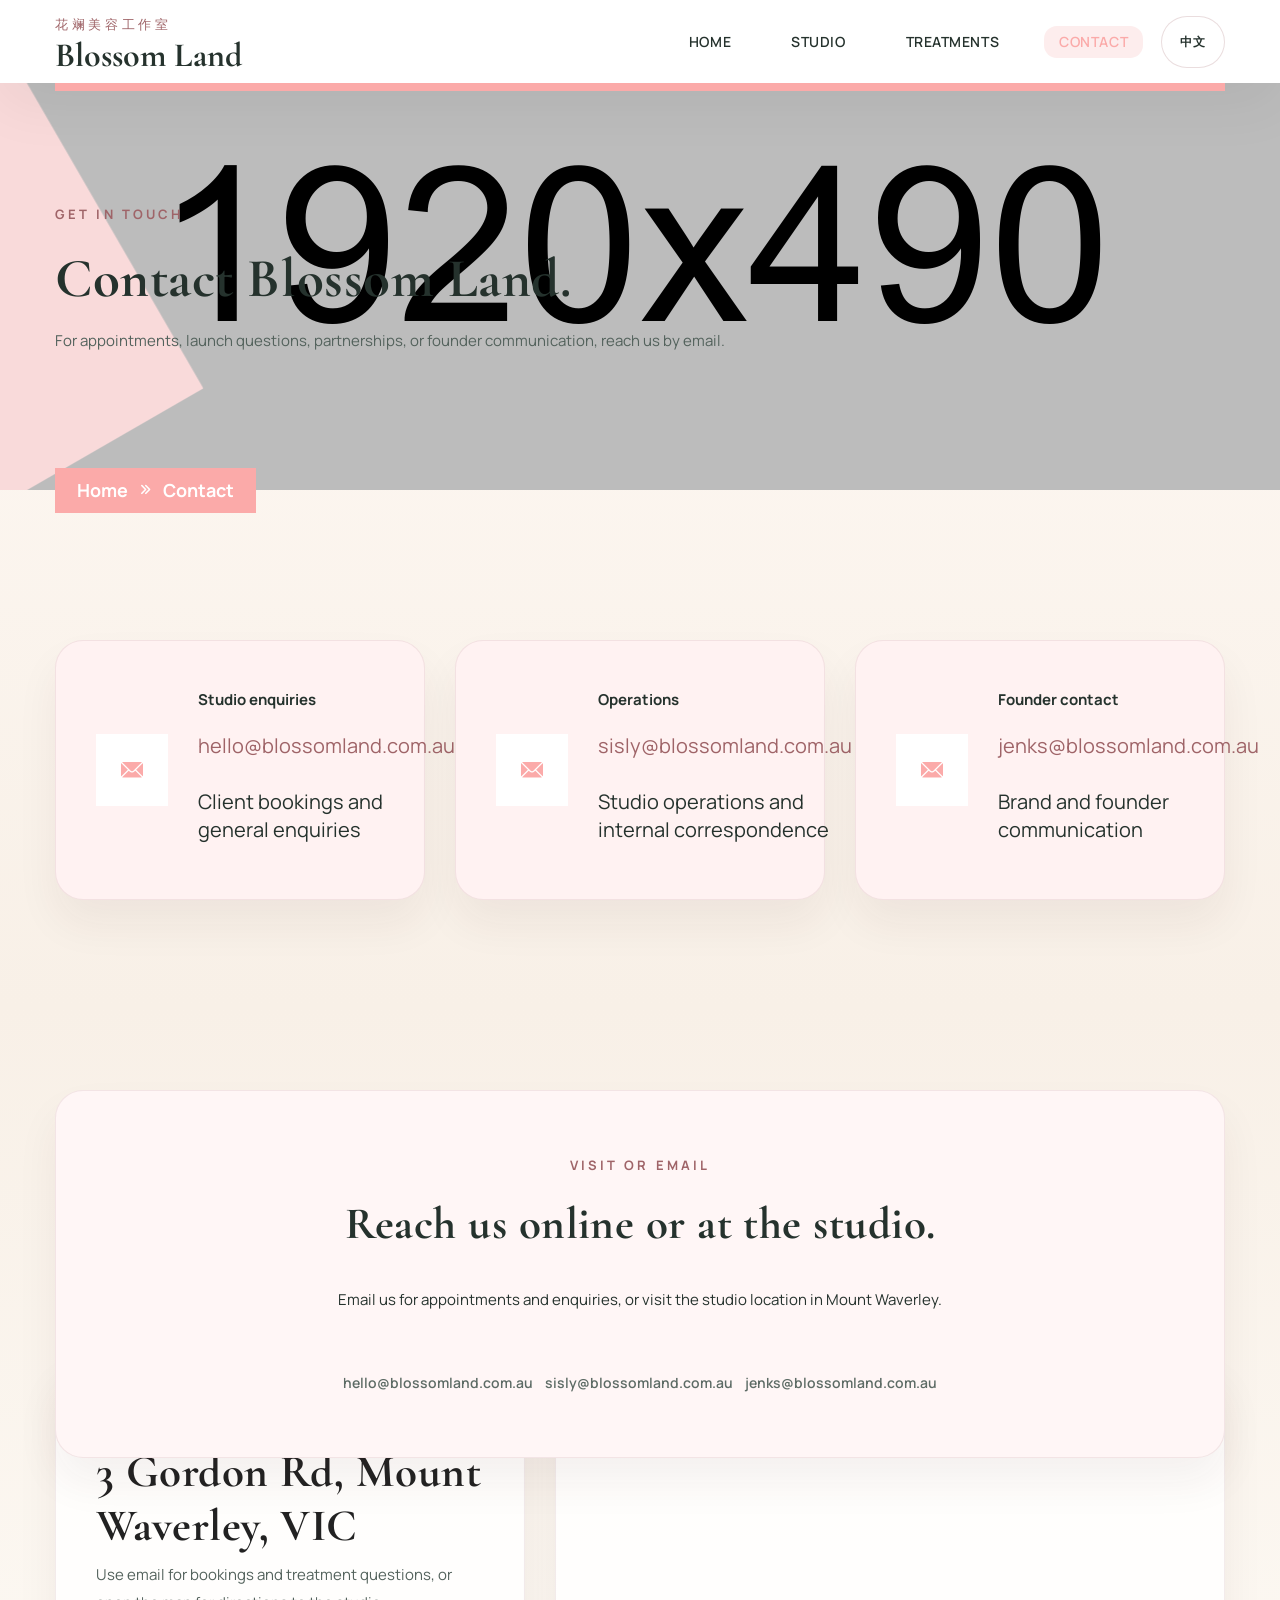
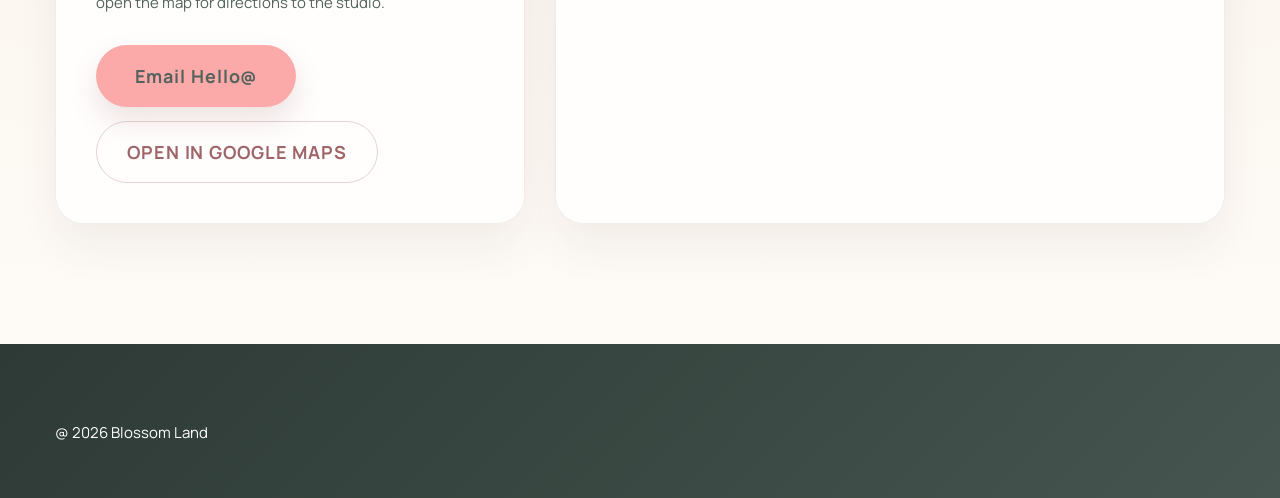
<file: contact.html>
<!DOCTYPE html>
<html lang="en">
<head>
    <meta charset="utf-8">
    <meta http-equiv="X-UA-Compatible" content="IE=edge">
    <meta name="viewport" content="width=device-width, initial-scale=1, maximum-scale=1, user-scalable=0">
    <title>Contact | Blossom Land Beauty Studio</title>
    <meta name="description" content="Contact Blossom Land Beauty Studio at hello@blossomland.com.au, sisly@blossomland.com.au, or jenks@blossomland.com.au.">
    <link rel="shortcut icon" href="assets/images/favicon.png" type="image/x-icon">
    <link href="https://fonts.googleapis.com/css2?family=Cormorant+Garamond:wght@500;600;700&family=Manrope:wght@400;500;600;700&display=swap" rel="stylesheet">
    <link rel="stylesheet" href="assets/css/fontawesome-all.min.css">
    <link rel="stylesheet" href="assets/css/bootstrap.min.css">
    <link rel="stylesheet" href="assets/css/menu.css">
    <link rel="stylesheet" href="assets/css/flaticon.css">
    <link rel="stylesheet" href="assets/css/animate.min.css">
    <link rel="stylesheet" href="assets/css/spacing.min.css">
    <link rel="stylesheet" href="assets/css/magnific-popup.css">
    <link rel="stylesheet" href="assets/css/owl.carousel.min.css">
    <link rel="stylesheet" href="assets/css/style.css">
    <link rel="stylesheet" href="assets/css/responsive.css">
    <link rel="stylesheet" href="assets/css/bloosomland.css">
</head>
<body>
    <div class="page-wrapper bloosomland-page">
        <header class="main-header">
            <div class="header-upper">
                <div class="container clearfix">
                    <div class="header-inner d-lg-flex align-items-center">
                        <div class="logo-outer d-flex align-items-center">
                            <div class="logo logo-text">
                                <a href="index.html">
                                    <span class="logo-kicker">花斓美容工作室</span>
                                    <span class="logo-name">Blossom Land</span>
                                </a>
                            </div>
                        </div>
                        <div class="nav-outer clearfix ml-lg-auto">
                            <nav class="main-menu navbar-expand-lg">
                                <div class="navbar-header clearfix">
                                    <button type="button" class="navbar-toggle" data-toggle="collapse" data-target=".navbar-collapse">
                                        <span class="icon-bar"></span>
                                        <span class="icon-bar"></span>
                                        <span class="icon-bar"></span>
                                    </button>
                                </div>
                                <div class="navbar-collapse collapse clearfix">
                                    <ul class="navigation clearfix">
                                        <li><a href="index.html">Home</a></li>
                                        <li><a href="about.html">Studio</a></li>
                                        <li><a href="services.html">Treatments</a></li>
                                        <li class="current"><a href="contact.html">Contact</a></li>
                                    </ul>
                                </div>
                            </nav>
                            <div class="nav-cta-group">
                                <a href="ch/contact.html" class="lang-switch">中文</a>
                            </div>
                        </div>
                    </div>
                </div>
            </div>
        </header>

        <section class="banner-section">
            <div class="container">
                <div class="banner-inner">
                    <div class="banner-content">
                        <span class="eyebrow">Get in Touch</span>
                        <h2 class="page-title">Contact Blossom Land.</h2>
                        <p>For appointments, launch questions, partnerships, or founder communication, reach us by email.</p>
                    </div>
                    <nav aria-label="breadcrumb">
                        <ol class="breadcrumb">
                            <li class="breadcrumb-item"><a href="index.html">Home</a></li>
                            <li class="breadcrumb-item active" aria-current="page">Contact</li>
                        </ol>
                    </nav>
                </div>
            </div>
            <div class="banner-angle">
                <img src="assets/images/banner/banner-angle.png" alt="Decorative shape">
            </div>
        </section>

        <div class="contact-info mt-150 rmt-125 mb-120">
            <div class="container">
                <div class="row justify-content-center">
                    <div class="col-xl-4 col-lg-6">
                        <div class="contact-info-item bloosomland-contact-card">
                            <div class="contact-info-icon">
                                <i class="flaticon-mail"></i>
                            </div>
                            <div class="info-content">
                                <strong>Studio enquiries</strong>
                                <span><a href="mailto:hello@blossomland.com.au">hello@blossomland.com.au</a></span>
                                <span>Client bookings and general enquiries</span>
                            </div>
                        </div>
                    </div>
                    <div class="col-xl-4 col-lg-6">
                        <div class="contact-info-item bloosomland-contact-card">
                            <div class="contact-info-icon">
                                <i class="flaticon-mail"></i>
                            </div>
                            <div class="info-content">
                                <strong>Operations</strong>
                                <span><a href="mailto:sisly@blossomland.com.au">sisly@blossomland.com.au</a></span>
                                <span>Studio operations and internal correspondence</span>
                            </div>
                        </div>
                    </div>
                    <div class="col-xl-4 col-lg-6">
                        <div class="contact-info-item bloosomland-contact-card">
                            <div class="contact-info-icon">
                                <i class="flaticon-mail"></i>
                            </div>
                            <div class="info-content">
                                <strong>Founder contact</strong>
                                <span><a href="mailto:jenks@blossomland.com.au">jenks@blossomland.com.au</a></span>
                                <span>Brand and founder communication</span>
                            </div>
                        </div>
                    </div>
                </div>
            </div>
        </div>

        <section class="contact-form mb-150">
            <div class="container">
                <div class="contact-form-inner bloosomland-contact-panel">
                    <div class="section-title text-center mb-55">
                        <span class="eyebrow">Visit Or Email</span>
                        <h2>Reach us online or at the studio.</h2>
                        <p>Email us for appointments and enquiries, or visit the studio location in Mount Waverley.</p>
                    </div>
                    <div class="contact-pill-group justify-content-center">
                        <span class="contact-pill">hello@blossomland.com.au</span>
                        <span class="contact-pill">sisly@blossomland.com.au</span>
                        <span class="contact-pill">jenks@blossomland.com.au</span>
                    </div>
                </div>
            </div>
        </section>

        <section class="location-section">
            <div class="container">
                <div class="row align-items-stretch">
                    <div class="col-lg-5">
                        <div class="location-card rmb-30">
                            <span class="eyebrow">Studio Location</span>
                            <h2>3 Gordon Rd, Mount Waverley, VIC</h2>
                            <p>Use email for bookings and treatment questions, or open the map for directions to the studio.</p>
                            <div class="location-actions">
                                <a href="mailto:hello@blossomland.com.au" class="theme-btn">Email hello@</a>
                                <a href="https://maps.google.com/?q=3+Gordon+Rd,+Mount+Waverley+VIC" class="theme-btn style-two" target="_blank" rel="noopener">Open in Google Maps</a>
                            </div>
                        </div>
                    </div>
                    <div class="col-lg-7">
                        <div class="map-card">
                            <iframe title="Blossom Land location map" loading="lazy" allowfullscreen src="https://www.google.com/maps?q=3%20Gordon%20Rd%2C%20Mount%20Waverley%20VIC&output=embed"></iframe>
                        </div>
                    </div>
                </div>
            </div>
        </section>

        <footer class="main-footer text-white pt-75">
            <div class="container">
                <div class="footer-bottom pb-35">
                    <p>@ 2026 Blossom Land</p>
                </div>
            </div>
        </footer>

        <script src="assets/js/jquery.min.js"></script>
        <script src="assets/js/bootstrap.min.js"></script>
        <script src="assets/js/script.js"></script>
    </div>
</body>
</html>
</file>
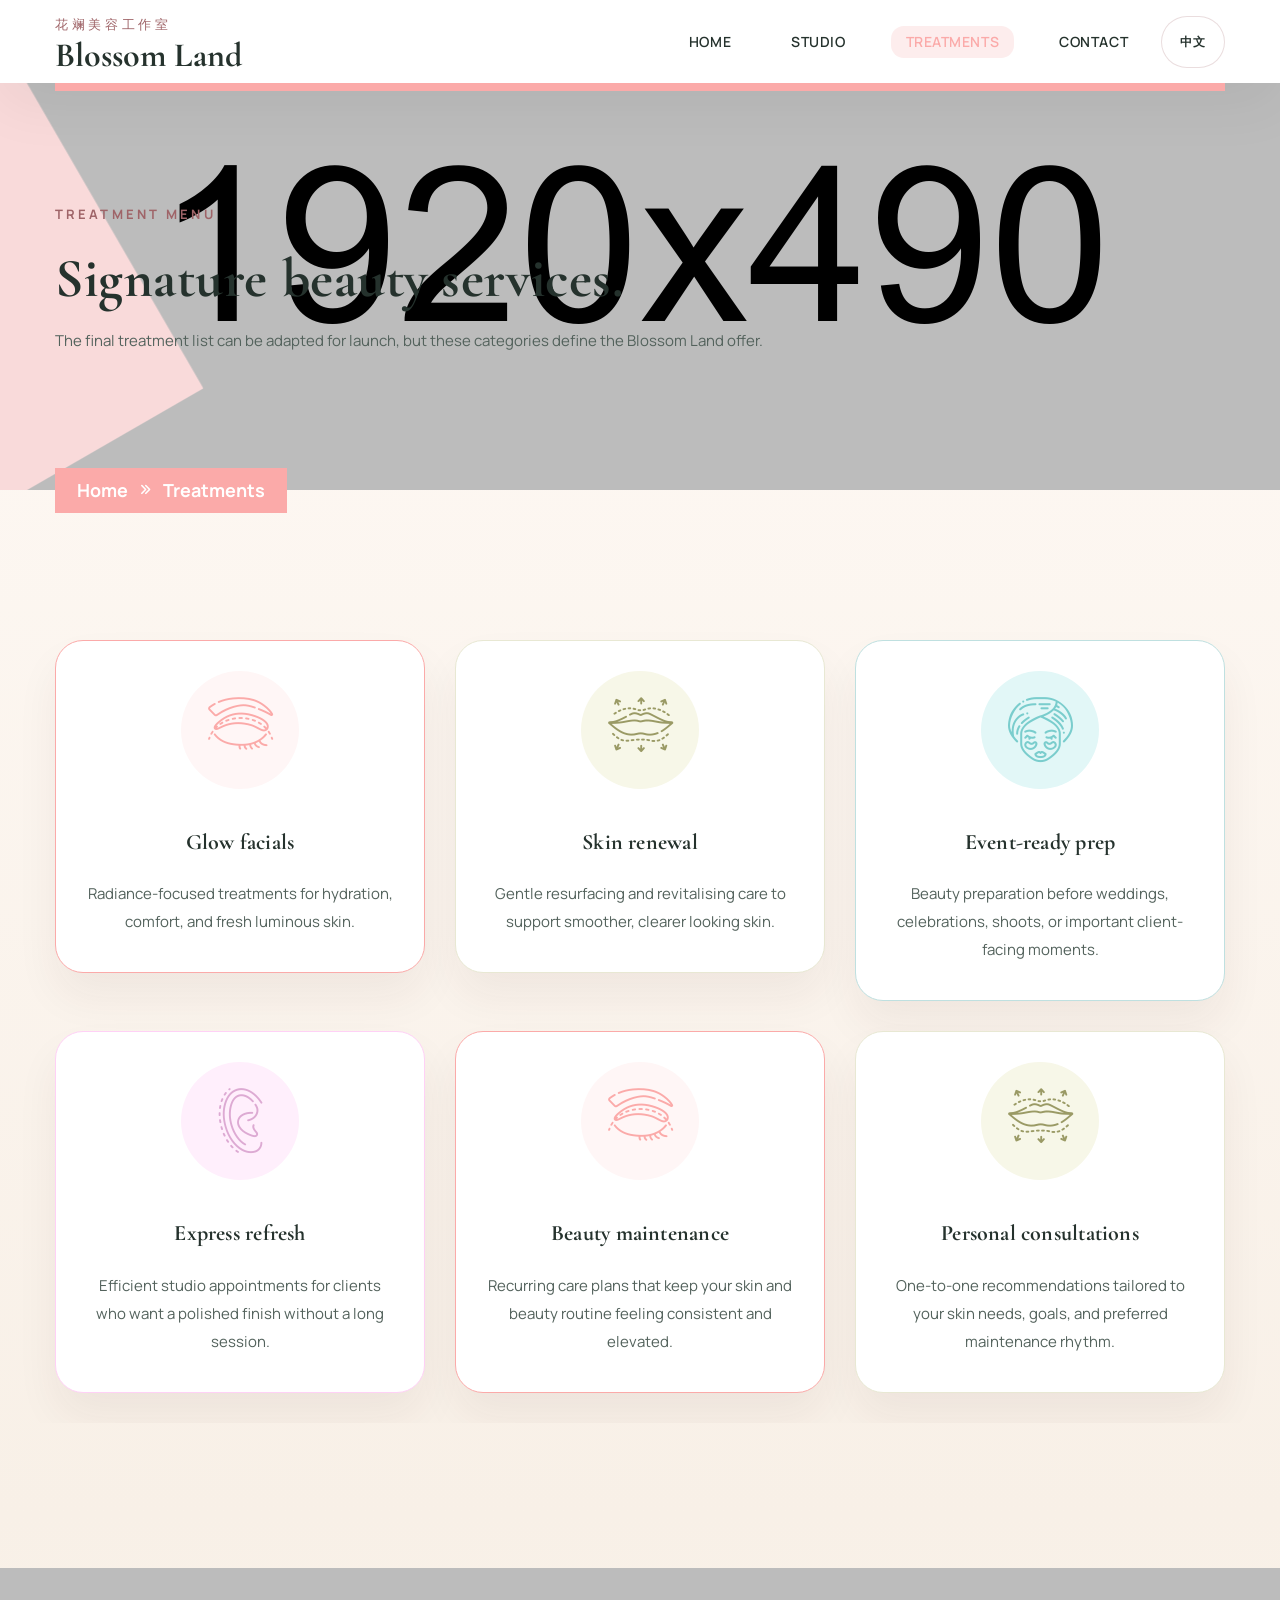
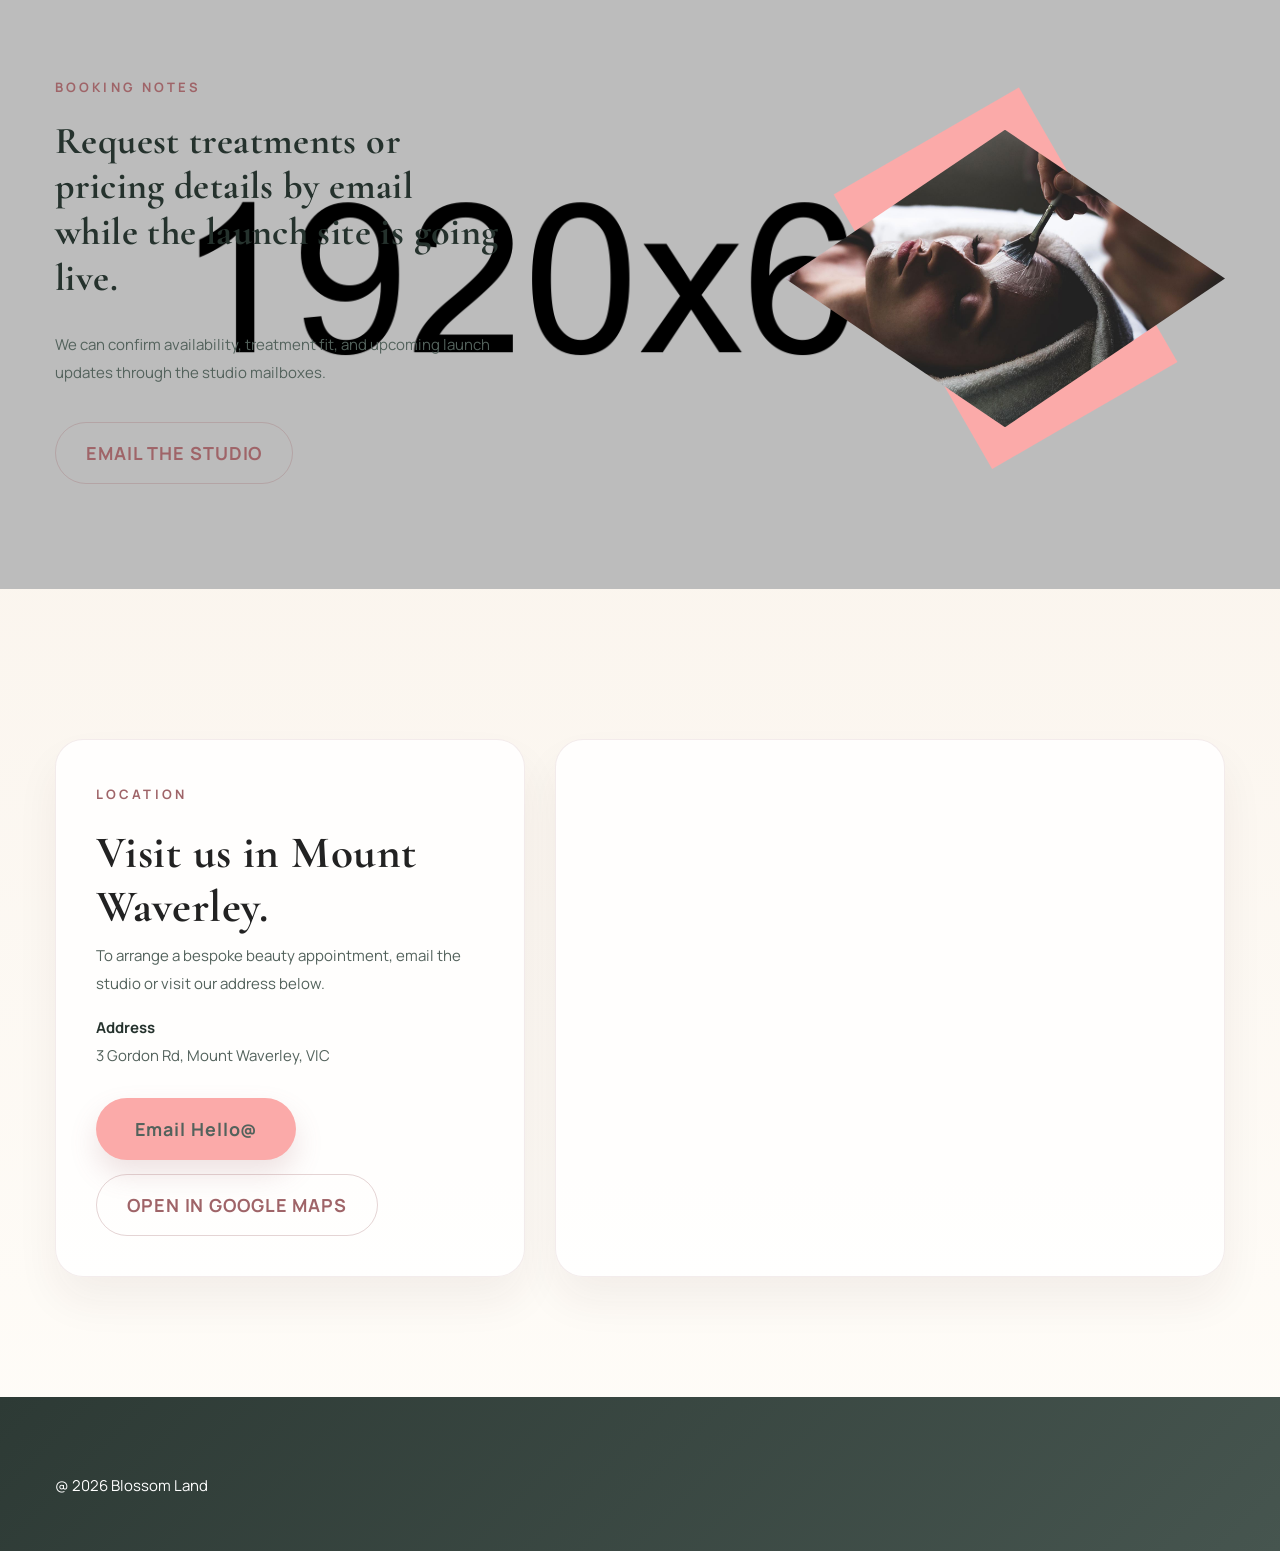
<file: services.html>
<!DOCTYPE html>
<html lang="en">
<head>
    <meta charset="utf-8">
    <meta http-equiv="X-UA-Compatible" content="IE=edge">
    <meta name="viewport" content="width=device-width, initial-scale=1, maximum-scale=1, user-scalable=0">
    <title>Treatments | Blossom Land Beauty Studio</title>
    <meta name="description" content="Explore the signature treatment categories from Blossom Land Beauty Studio, including glow facials, skin renewal, event prep, and personalised beauty plans.">
    <link rel="shortcut icon" href="assets/images/favicon.png" type="image/x-icon">
    <link href="https://fonts.googleapis.com/css2?family=Cormorant+Garamond:wght@500;600;700&family=Manrope:wght@400;500;600;700&display=swap" rel="stylesheet">
    <link rel="stylesheet" href="assets/css/fontawesome-all.min.css">
    <link rel="stylesheet" href="assets/css/bootstrap.min.css">
    <link rel="stylesheet" href="assets/css/menu.css">
    <link rel="stylesheet" href="assets/css/flaticon.css">
    <link rel="stylesheet" href="assets/css/animate.min.css">
    <link rel="stylesheet" href="assets/css/spacing.min.css">
    <link rel="stylesheet" href="assets/css/magnific-popup.css">
    <link rel="stylesheet" href="assets/css/owl.carousel.min.css">
    <link rel="stylesheet" href="assets/css/style.css">
    <link rel="stylesheet" href="assets/css/responsive.css">
    <link rel="stylesheet" href="assets/css/bloosomland.css">
</head>
<body>
    <div class="page-wrapper bloosomland-page">
        <header class="main-header">
            <div class="header-upper">
                <div class="container clearfix">
                    <div class="header-inner d-lg-flex align-items-center">
                        <div class="logo-outer d-flex align-items-center">
                            <div class="logo logo-text">
                                <a href="index.html">
                                    <span class="logo-kicker">花斓美容工作室</span>
                                    <span class="logo-name">Blossom Land</span>
                                </a>
                            </div>
                        </div>
                        <div class="nav-outer clearfix ml-lg-auto">
                            <nav class="main-menu navbar-expand-lg">
                                <div class="navbar-header clearfix">
                                    <button type="button" class="navbar-toggle" data-toggle="collapse" data-target=".navbar-collapse">
                                        <span class="icon-bar"></span>
                                        <span class="icon-bar"></span>
                                        <span class="icon-bar"></span>
                                    </button>
                                </div>
                                <div class="navbar-collapse collapse clearfix">
                                    <ul class="navigation clearfix">
                                        <li><a href="index.html">Home</a></li>
                                        <li><a href="about.html">Studio</a></li>
                                        <li class="current"><a href="services.html">Treatments</a></li>
                                        <li><a href="contact.html">Contact</a></li>
                                    </ul>
                                </div>
                            </nav>
                            <div class="nav-cta-group">
                                <a href="ch/services.html" class="lang-switch">中文</a>
                            </div>
                        </div>
                    </div>
                </div>
            </div>
        </header>

        <section class="banner-section">
            <div class="container">
                <div class="banner-inner">
                    <div class="banner-content">
                        <span class="eyebrow">Treatment Menu</span>
                        <h2 class="page-title">Signature beauty services.</h2>
                        <p>The final treatment list can be adapted for launch, but these categories define the Blossom Land offer.</p>
                    </div>
                    <nav aria-label="breadcrumb">
                        <ol class="breadcrumb">
                            <li class="breadcrumb-item"><a href="index.html">Home</a></li>
                            <li class="breadcrumb-item active" aria-current="page">Treatments</li>
                        </ol>
                    </nav>
                </div>
            </div>
            <div class="banner-angle">
                <img src="assets/images/banner/banner-angle.png" alt="Decorative shape">
            </div>
        </section>

        <section class="services-section pt-150 rpt-95 mb-145 rmb-95">
            <div class="container">
                <div class="row">
                    <div class="col-lg-4 col-md-6">
                        <div class="service-item style-one bloosomland-service-card">
                            <i class="flaticon-beauty"></i>
                            <h4>Glow facials</h4>
                            <p>Radiance-focused treatments for hydration, comfort, and fresh luminous skin.</p>
                        </div>
                    </div>
                    <div class="col-lg-4 col-md-6">
                        <div class="service-item style-two bloosomland-service-card">
                            <i class="flaticon-aesthetic"></i>
                            <h4>Skin renewal</h4>
                            <p>Gentle resurfacing and revitalising care to support smoother, clearer looking skin.</p>
                        </div>
                    </div>
                    <div class="col-lg-4 col-md-6">
                        <div class="service-item style-three bloosomland-service-card">
                            <i class="flaticon-eyepatch"></i>
                            <h4>Event-ready prep</h4>
                            <p>Beauty preparation before weddings, celebrations, shoots, or important client-facing moments.</p>
                        </div>
                    </div>
                    <div class="col-lg-4 col-md-6">
                        <div class="service-item style-four bloosomland-service-card">
                            <i class="flaticon-ear"></i>
                            <h4>Express refresh</h4>
                            <p>Efficient studio appointments for clients who want a polished finish without a long session.</p>
                        </div>
                    </div>
                    <div class="col-lg-4 col-md-6">
                        <div class="service-item style-one bloosomland-service-card">
                            <i class="flaticon-beauty"></i>
                            <h4>Beauty maintenance</h4>
                            <p>Recurring care plans that keep your skin and beauty routine feeling consistent and elevated.</p>
                        </div>
                    </div>
                    <div class="col-lg-4 col-md-6">
                        <div class="service-item style-two bloosomland-service-card">
                            <i class="flaticon-aesthetic"></i>
                            <h4>Personal consultations</h4>
                            <p>One-to-one recommendations tailored to your skin needs, goals, and preferred maintenance rhythm.</p>
                        </div>
                    </div>
                </div>
            </div>
        </section>

        <section class="beauty-section py-105 mb-150 rpy-100 rmb-95">
            <div class="container">
                <div class="row align-items-center justify-content-between">
                    <div class="col-lg-5">
                        <div class="beauty-content rmb-50 mr-25 rmr-0">
                            <span class="eyebrow">Booking Notes</span>
                            <h3>Request treatments or pricing details by email while the launch site is going live.</h3>
                            <p>We can confirm availability, treatment fit, and upcoming launch updates through the studio mailboxes.</p>
                            <a href="mailto:hello@blossomland.com.au" class="theme-btn style-two">Email the studio</a>
                        </div>
                    </div>
                    <div class="col-lg-5 text-center">
                        <div class="beauty-image ml-30 rml-0">
                            <img src="assets/images/blossomland/treatment-2.jpg" alt="Facial treatment portrait">
                        </div>
                    </div>
                </div>
            </div>
        </section>

        <section class="location-section">
            <div class="container">
                <div class="row align-items-stretch">
                    <div class="col-lg-5">
                        <div class="location-card rmb-30">
                            <span class="eyebrow">Location</span>
                            <h2>Visit us in Mount Waverley.</h2>
                            <p>To arrange a bespoke beauty appointment, email the studio or visit our address below.</p>
                            <p><strong>Address</strong><br>3 Gordon Rd, Mount Waverley, VIC</p>
                            <div class="location-actions">
                                <a href="mailto:hello@blossomland.com.au" class="theme-btn">Email hello@</a>
                                <a href="https://maps.google.com/?q=3+Gordon+Rd,+Mount+Waverley+VIC" class="theme-btn style-two" target="_blank" rel="noopener">Open in Google Maps</a>
                            </div>
                        </div>
                    </div>
                    <div class="col-lg-7">
                        <div class="map-card">
                            <iframe title="Blossom Land location map" loading="lazy" allowfullscreen src="https://www.google.com/maps?q=3%20Gordon%20Rd%2C%20Mount%20Waverley%20VIC&output=embed"></iframe>
                        </div>
                    </div>
                </div>
            </div>
        </section>

        <footer class="main-footer text-white pt-75">
            <div class="container">
                <div class="footer-bottom pb-35">
                    <p>@ 2026 Blossom Land</p>
                </div>
            </div>
        </footer>

        <script src="assets/js/jquery.min.js"></script>
        <script src="assets/js/bootstrap.min.js"></script>
        <script src="assets/js/script.js"></script>
    </div>
</body>
</html>
</file>
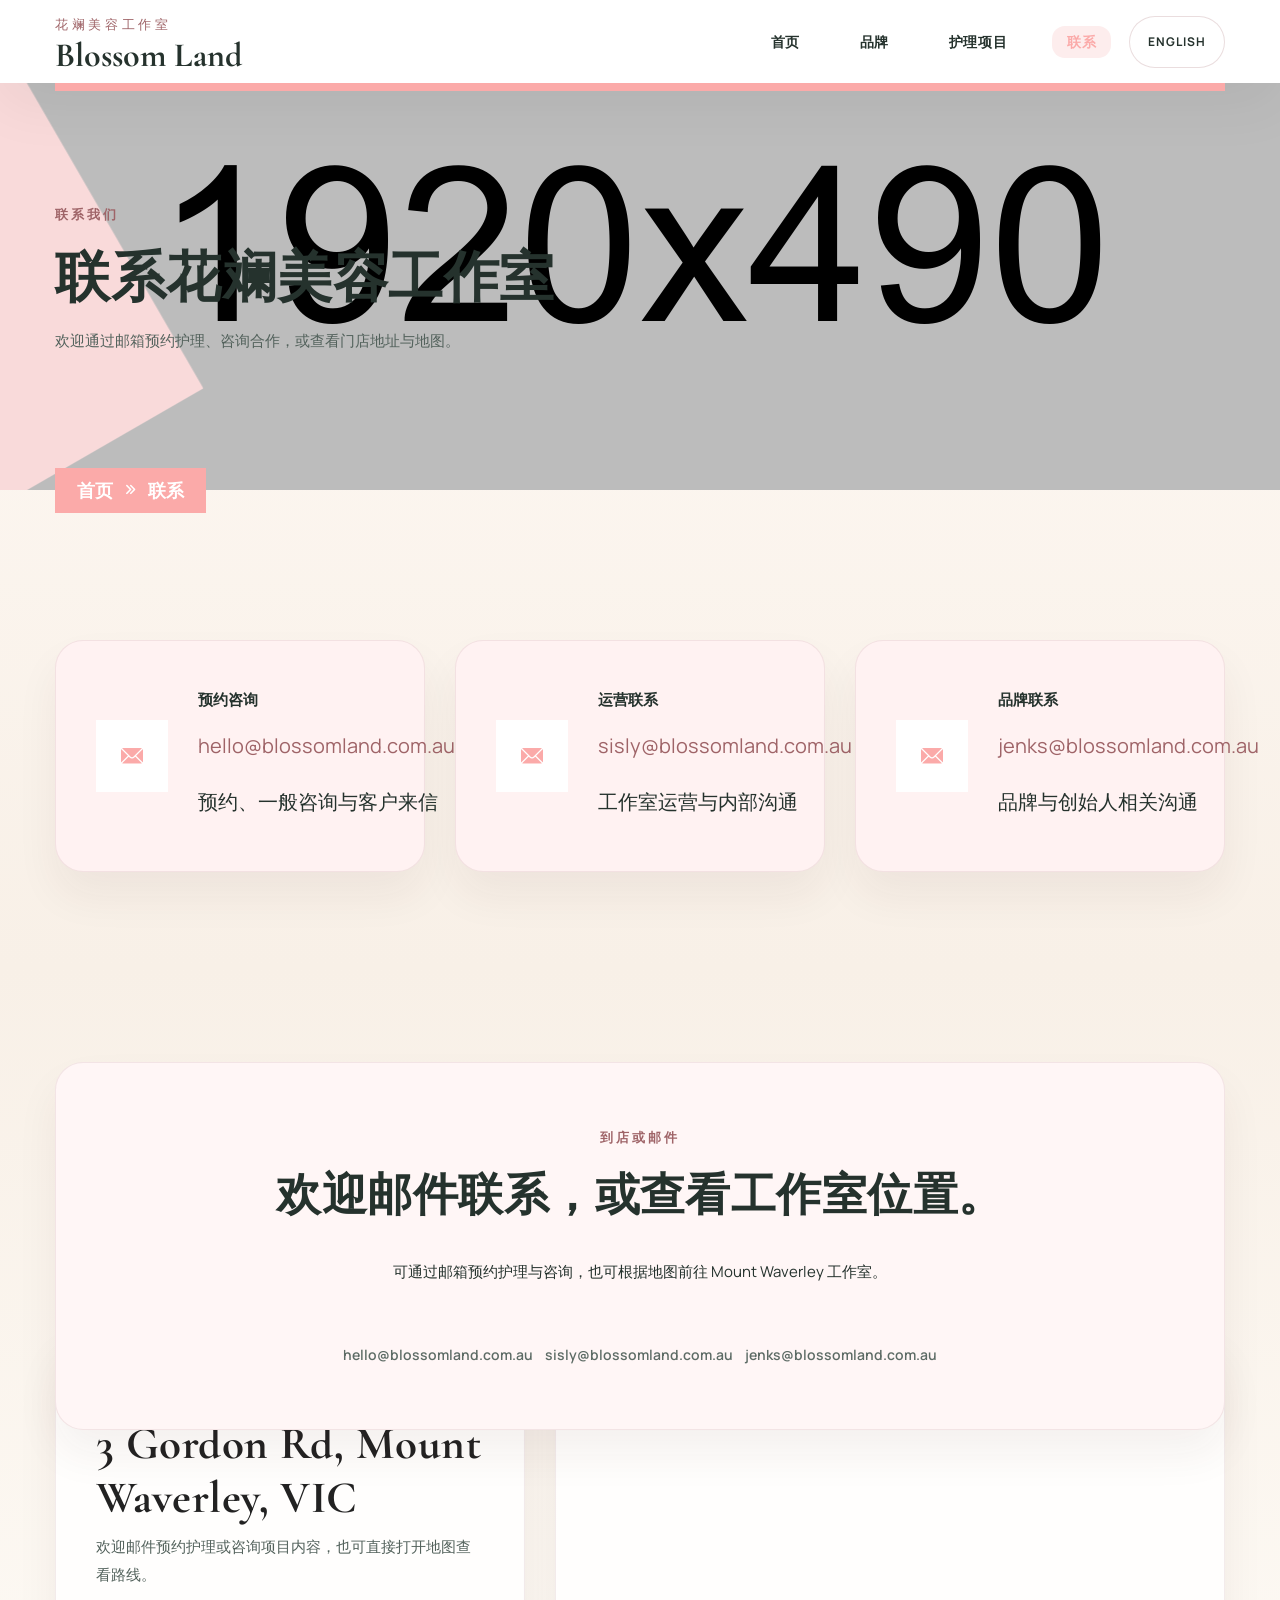
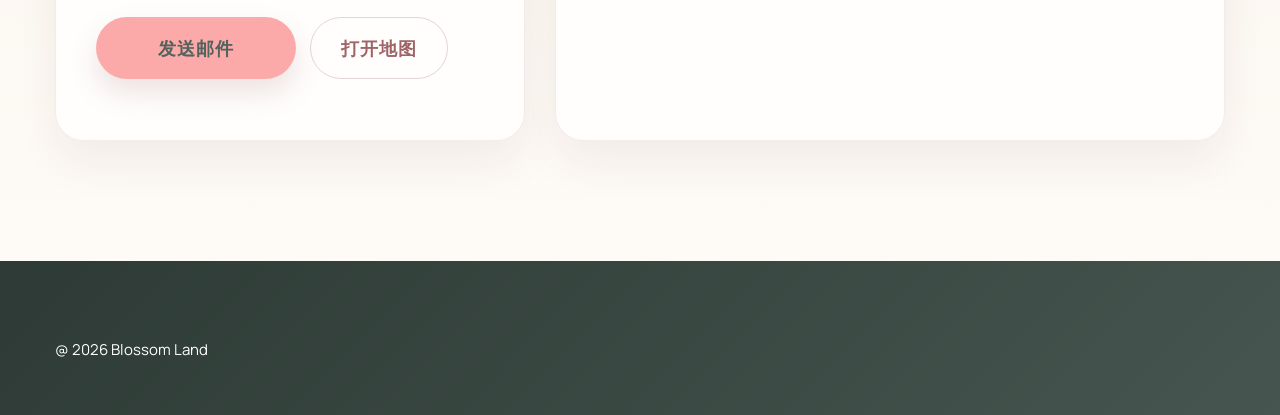
<file: ch/contact.html>
<!DOCTYPE html>
<html lang="zh-Hans">
<head>
    <meta charset="utf-8">
    <meta http-equiv="X-UA-Compatible" content="IE=edge">
    <meta name="viewport" content="width=device-width, initial-scale=1, maximum-scale=1, user-scalable=0">
    <title>联系花斓美容工作室</title>
    <meta name="description" content="通过邮箱联系花斓美容工作室，或查看 3 Gordon Rd, Mount Waverley, VIC 的地图位置。">
    <link rel="shortcut icon" href="../assets/images/favicon.png" type="image/x-icon">
    <link href="https://fonts.googleapis.com/css2?family=Cormorant+Garamond:wght@500;600;700&family=Manrope:wght@400;500;600;700&display=swap" rel="stylesheet">
    <link rel="stylesheet" href="../assets/css/fontawesome-all.min.css">
    <link rel="stylesheet" href="../assets/css/bootstrap.min.css">
    <link rel="stylesheet" href="../assets/css/menu.css">
    <link rel="stylesheet" href="../assets/css/flaticon.css">
    <link rel="stylesheet" href="../assets/css/animate.min.css">
    <link rel="stylesheet" href="../assets/css/spacing.min.css">
    <link rel="stylesheet" href="../assets/css/magnific-popup.css">
    <link rel="stylesheet" href="../assets/css/owl.carousel.min.css">
    <link rel="stylesheet" href="../assets/css/style.css">
    <link rel="stylesheet" href="../assets/css/responsive.css">
    <link rel="stylesheet" href="../assets/css/bloosomland.css">
</head>
<body>
    <div class="page-wrapper bloosomland-page">
        <header class="main-header">
            <div class="header-upper">
                <div class="container clearfix">
                    <div class="header-inner d-lg-flex align-items-center">
                        <div class="logo-outer d-flex align-items-center">
                            <div class="logo logo-text">
                                <a href="index.html">
                                    <span class="logo-kicker">花斓美容工作室</span>
                                    <span class="logo-name">Blossom Land</span>
                                </a>
                            </div>
                        </div>
                        <div class="nav-outer clearfix ml-lg-auto">
                            <nav class="main-menu navbar-expand-lg">
                                <div class="navbar-header clearfix">
                                    <button type="button" class="navbar-toggle" data-toggle="collapse" data-target=".navbar-collapse">
                                        <span class="icon-bar"></span>
                                        <span class="icon-bar"></span>
                                        <span class="icon-bar"></span>
                                    </button>
                                </div>
                                <div class="navbar-collapse collapse clearfix">
                                    <ul class="navigation clearfix">
                                        <li><a href="index.html">首页</a></li>
                                        <li><a href="about.html">品牌</a></li>
                                        <li><a href="services.html">护理项目</a></li>
                                        <li class="current"><a href="contact.html">联系</a></li>
                                    </ul>
                                </div>
                            </nav>
                            <div class="nav-cta-group">
                                <a href="../contact.html" class="lang-switch">English</a>
                            </div>
                        </div>
                    </div>
                </div>
            </div>
        </header>

        <section class="banner-section">
            <div class="container">
                <div class="banner-inner">
                    <div class="banner-content">
                        <span class="eyebrow">联系我们</span>
                        <h2 class="page-title">联系花斓美容工作室</h2>
                        <p>欢迎通过邮箱预约护理、咨询合作，或查看门店地址与地图。</p>
                    </div>
                    <nav aria-label="breadcrumb">
                        <ol class="breadcrumb">
                            <li class="breadcrumb-item"><a href="index.html">首页</a></li>
                            <li class="breadcrumb-item active" aria-current="page">联系</li>
                        </ol>
                    </nav>
                </div>
            </div>
            <div class="banner-angle">
                <img src="../assets/images/banner/banner-angle.png" alt="Decorative shape">
            </div>
        </section>

        <div class="contact-info mt-150 rmt-125 mb-120">
            <div class="container">
                <div class="row justify-content-center">
                    <div class="col-xl-4 col-lg-6">
                        <div class="contact-info-item bloosomland-contact-card">
                            <div class="contact-info-icon">
                                <i class="flaticon-mail"></i>
                            </div>
                            <div class="info-content">
                                <strong>预约咨询</strong>
                                <span><a href="mailto:hello@blossomland.com.au">hello@blossomland.com.au</a></span>
                                <span>预约、一般咨询与客户来信</span>
                            </div>
                        </div>
                    </div>
                    <div class="col-xl-4 col-lg-6">
                        <div class="contact-info-item bloosomland-contact-card">
                            <div class="contact-info-icon">
                                <i class="flaticon-mail"></i>
                            </div>
                            <div class="info-content">
                                <strong>运营联系</strong>
                                <span><a href="mailto:sisly@blossomland.com.au">sisly@blossomland.com.au</a></span>
                                <span>工作室运营与内部沟通</span>
                            </div>
                        </div>
                    </div>
                    <div class="col-xl-4 col-lg-6">
                        <div class="contact-info-item bloosomland-contact-card">
                            <div class="contact-info-icon">
                                <i class="flaticon-mail"></i>
                            </div>
                            <div class="info-content">
                                <strong>品牌联系</strong>
                                <span><a href="mailto:jenks@blossomland.com.au">jenks@blossomland.com.au</a></span>
                                <span>品牌与创始人相关沟通</span>
                            </div>
                        </div>
                    </div>
                </div>
            </div>
        </div>

        <section class="contact-form mb-150">
            <div class="container">
                <div class="contact-form-inner bloosomland-contact-panel">
                    <div class="section-title text-center mb-55">
                        <span class="eyebrow">到店或邮件</span>
                        <h2>欢迎邮件联系，或查看工作室位置。</h2>
                        <p>可通过邮箱预约护理与咨询，也可根据地图前往 Mount Waverley 工作室。</p>
                    </div>
                    <div class="contact-pill-group justify-content-center">
                        <span class="contact-pill">hello@blossomland.com.au</span>
                        <span class="contact-pill">sisly@blossomland.com.au</span>
                        <span class="contact-pill">jenks@blossomland.com.au</span>
                    </div>
                </div>
            </div>
        </section>

        <section class="location-section">
            <div class="container">
                <div class="row align-items-stretch">
                    <div class="col-lg-5">
                        <div class="location-card rmb-30">
                            <span class="eyebrow">工作室地址</span>
                            <h2>3 Gordon Rd, Mount Waverley, VIC</h2>
                            <p>欢迎邮件预约护理或咨询项目内容，也可直接打开地图查看路线。</p>
                            <div class="location-actions">
                                <a href="mailto:hello@blossomland.com.au" class="theme-btn">发送邮件</a>
                                <a href="https://maps.google.com/?q=3+Gordon+Rd,+Mount+Waverley+VIC" class="theme-btn style-two" target="_blank" rel="noopener">打开地图</a>
                            </div>
                        </div>
                    </div>
                    <div class="col-lg-7">
                        <div class="map-card">
                            <iframe title="Blossom Land location map" loading="lazy" allowfullscreen src="https://www.google.com/maps?q=3%20Gordon%20Rd%2C%20Mount%20Waverley%20VIC&output=embed"></iframe>
                        </div>
                    </div>
                </div>
            </div>
        </section>

        <footer class="main-footer text-white pt-75">
            <div class="container">
                <div class="footer-bottom pb-35">
                    <p>@ 2026 Blossom Land</p>
                </div>
            </div>
        </footer>

        <script src="../assets/js/jquery.min.js"></script>
        <script src="../assets/js/bootstrap.min.js"></script>
        <script src="../assets/js/script.js"></script>
    </div>
</body>
</html>
</file>
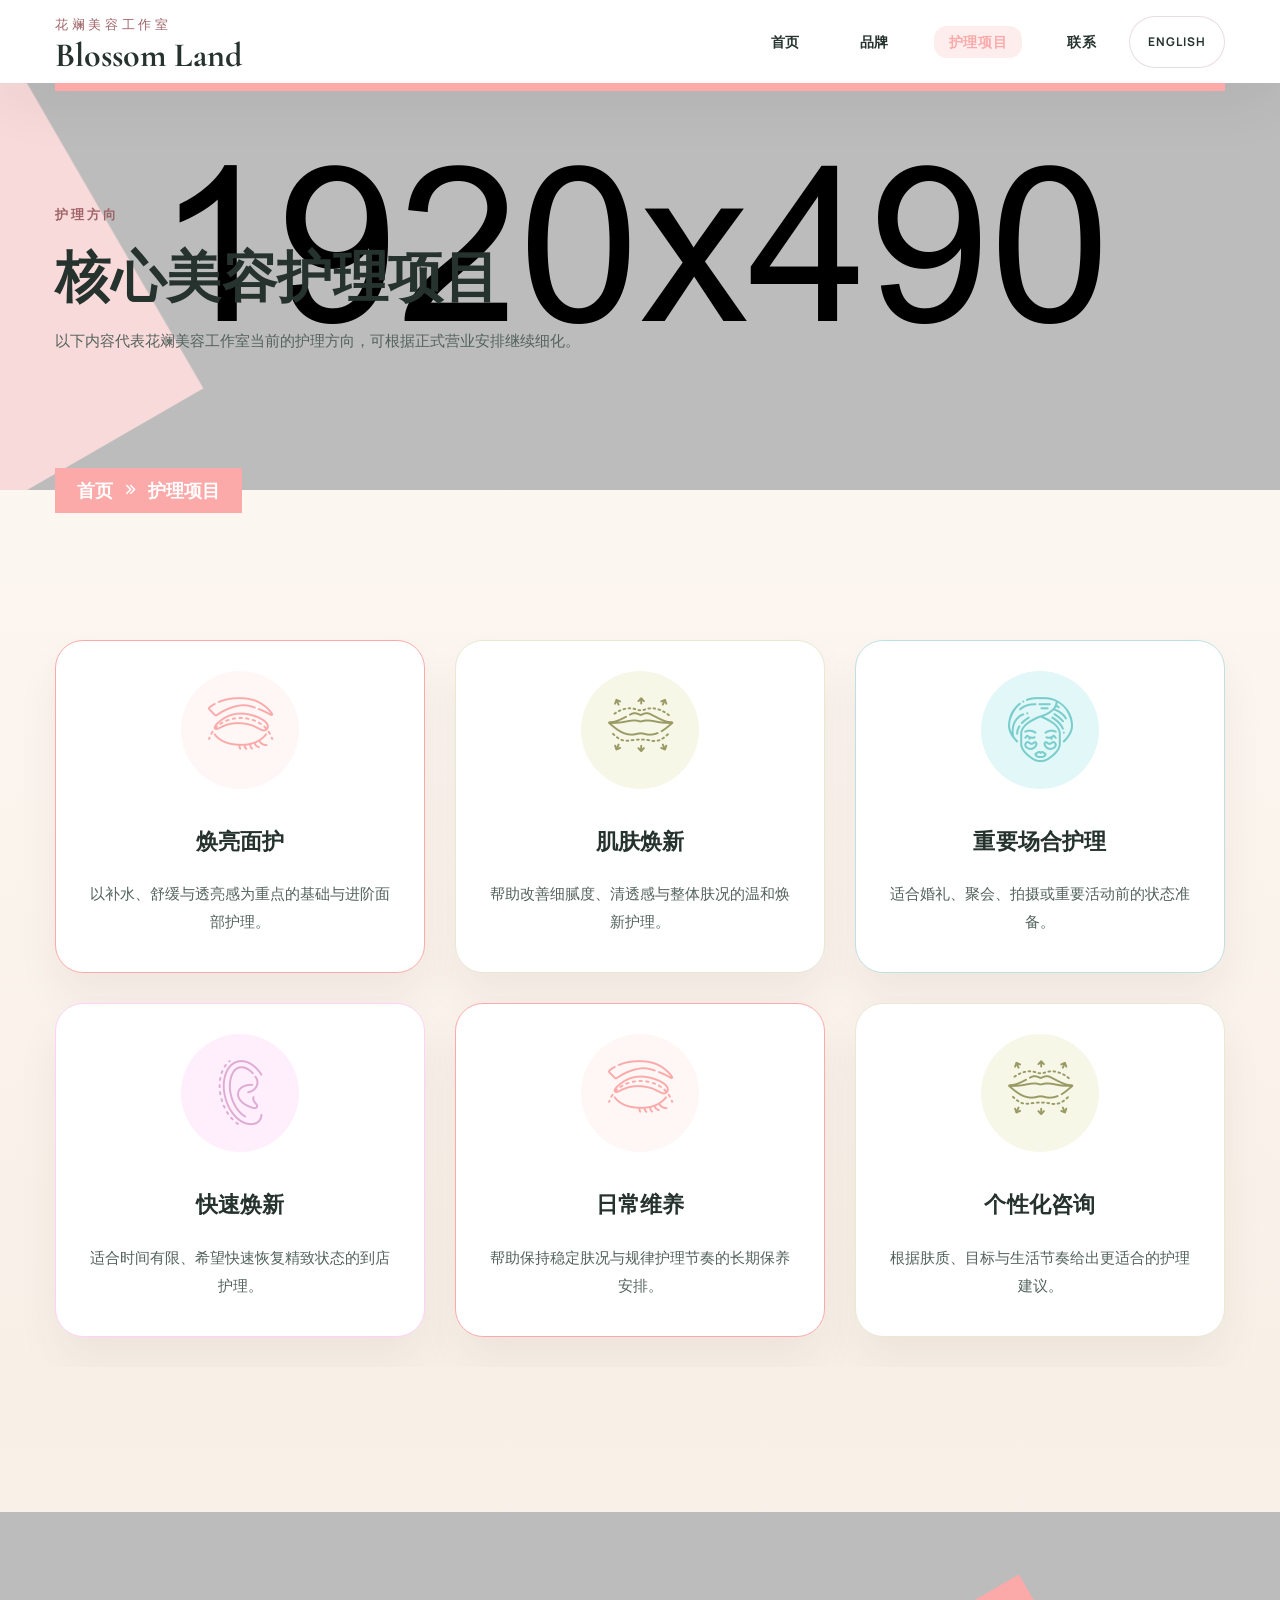
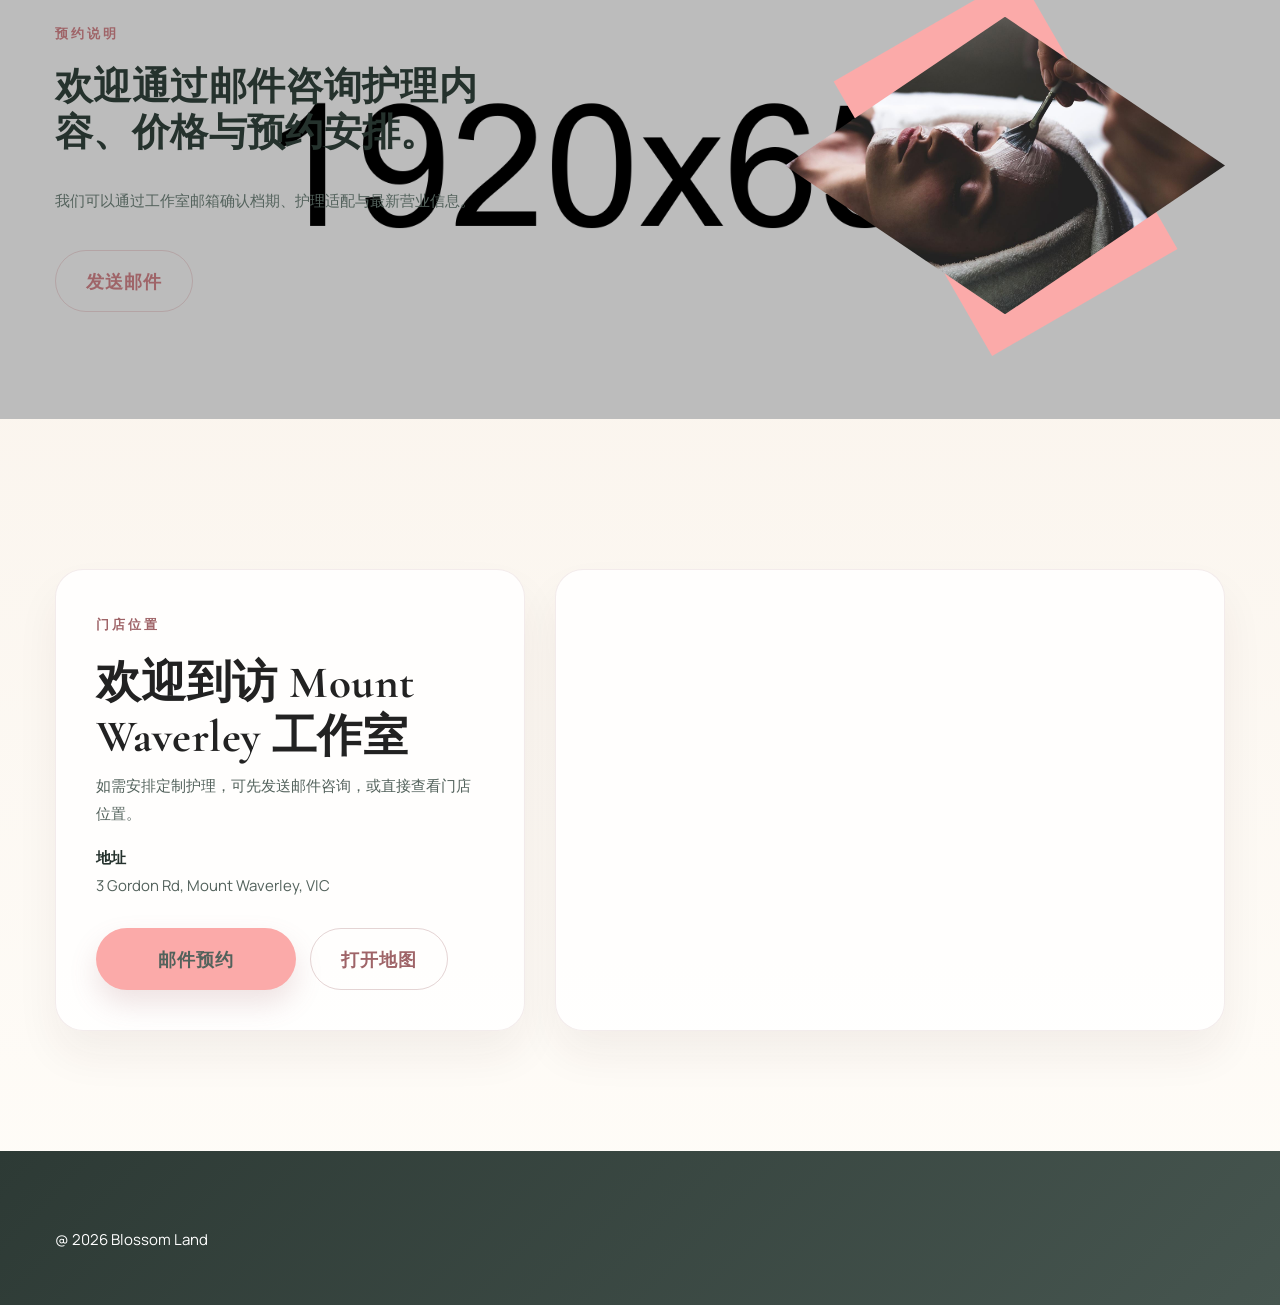
<file: ch/services.html>
<!DOCTYPE html>
<html lang="zh-Hans">
<head>
    <meta charset="utf-8">
    <meta http-equiv="X-UA-Compatible" content="IE=edge">
    <meta name="viewport" content="width=device-width, initial-scale=1, maximum-scale=1, user-scalable=0">
    <title>护理项目 | 花斓美容工作室</title>
    <meta name="description" content="查看花斓美容工作室的护理方向，包括焕亮面护、肌肤焕新、重要场合护理与个性化方案。">
    <link rel="shortcut icon" href="../assets/images/favicon.png" type="image/x-icon">
    <link href="https://fonts.googleapis.com/css2?family=Cormorant+Garamond:wght@500;600;700&family=Manrope:wght@400;500;600;700&display=swap" rel="stylesheet">
    <link rel="stylesheet" href="../assets/css/fontawesome-all.min.css">
    <link rel="stylesheet" href="../assets/css/bootstrap.min.css">
    <link rel="stylesheet" href="../assets/css/menu.css">
    <link rel="stylesheet" href="../assets/css/flaticon.css">
    <link rel="stylesheet" href="../assets/css/animate.min.css">
    <link rel="stylesheet" href="../assets/css/spacing.min.css">
    <link rel="stylesheet" href="../assets/css/magnific-popup.css">
    <link rel="stylesheet" href="../assets/css/owl.carousel.min.css">
    <link rel="stylesheet" href="../assets/css/style.css">
    <link rel="stylesheet" href="../assets/css/responsive.css">
    <link rel="stylesheet" href="../assets/css/bloosomland.css">
</head>
<body>
    <div class="page-wrapper bloosomland-page">
        <header class="main-header">
            <div class="header-upper">
                <div class="container clearfix">
                    <div class="header-inner d-lg-flex align-items-center">
                        <div class="logo-outer d-flex align-items-center">
                            <div class="logo logo-text">
                                <a href="index.html">
                                    <span class="logo-kicker">花斓美容工作室</span>
                                    <span class="logo-name">Blossom Land</span>
                                </a>
                            </div>
                        </div>
                        <div class="nav-outer clearfix ml-lg-auto">
                            <nav class="main-menu navbar-expand-lg">
                                <div class="navbar-header clearfix">
                                    <button type="button" class="navbar-toggle" data-toggle="collapse" data-target=".navbar-collapse">
                                        <span class="icon-bar"></span>
                                        <span class="icon-bar"></span>
                                        <span class="icon-bar"></span>
                                    </button>
                                </div>
                                <div class="navbar-collapse collapse clearfix">
                                    <ul class="navigation clearfix">
                                        <li><a href="index.html">首页</a></li>
                                        <li><a href="about.html">品牌</a></li>
                                        <li class="current"><a href="services.html">护理项目</a></li>
                                        <li><a href="contact.html">联系</a></li>
                                    </ul>
                                </div>
                            </nav>
                            <div class="nav-cta-group">
                                <a href="../services.html" class="lang-switch">English</a>
                            </div>
                        </div>
                    </div>
                </div>
            </div>
        </header>

        <section class="banner-section">
            <div class="container">
                <div class="banner-inner">
                    <div class="banner-content">
                        <span class="eyebrow">护理方向</span>
                        <h2 class="page-title">核心美容护理项目</h2>
                        <p>以下内容代表花斓美容工作室当前的护理方向，可根据正式营业安排继续细化。</p>
                    </div>
                    <nav aria-label="breadcrumb">
                        <ol class="breadcrumb">
                            <li class="breadcrumb-item"><a href="index.html">首页</a></li>
                            <li class="breadcrumb-item active" aria-current="page">护理项目</li>
                        </ol>
                    </nav>
                </div>
            </div>
            <div class="banner-angle">
                <img src="../assets/images/banner/banner-angle.png" alt="Decorative shape">
            </div>
        </section>

        <section class="services-section pt-150 rpt-95 mb-145 rmb-95">
            <div class="container">
                <div class="row">
                    <div class="col-lg-4 col-md-6">
                        <div class="service-item style-one bloosomland-service-card">
                            <i class="flaticon-beauty"></i>
                            <h4>焕亮面护</h4>
                            <p>以补水、舒缓与透亮感为重点的基础与进阶面部护理。</p>
                        </div>
                    </div>
                    <div class="col-lg-4 col-md-6">
                        <div class="service-item style-two bloosomland-service-card">
                            <i class="flaticon-aesthetic"></i>
                            <h4>肌肤焕新</h4>
                            <p>帮助改善细腻度、清透感与整体肤况的温和焕新护理。</p>
                        </div>
                    </div>
                    <div class="col-lg-4 col-md-6">
                        <div class="service-item style-three bloosomland-service-card">
                            <i class="flaticon-eyepatch"></i>
                            <h4>重要场合护理</h4>
                            <p>适合婚礼、聚会、拍摄或重要活动前的状态准备。</p>
                        </div>
                    </div>
                    <div class="col-lg-4 col-md-6">
                        <div class="service-item style-four bloosomland-service-card">
                            <i class="flaticon-ear"></i>
                            <h4>快速焕新</h4>
                            <p>适合时间有限、希望快速恢复精致状态的到店护理。</p>
                        </div>
                    </div>
                    <div class="col-lg-4 col-md-6">
                        <div class="service-item style-one bloosomland-service-card">
                            <i class="flaticon-beauty"></i>
                            <h4>日常维养</h4>
                            <p>帮助保持稳定肤况与规律护理节奏的长期保养安排。</p>
                        </div>
                    </div>
                    <div class="col-lg-4 col-md-6">
                        <div class="service-item style-two bloosomland-service-card">
                            <i class="flaticon-aesthetic"></i>
                            <h4>个性化咨询</h4>
                            <p>根据肤质、目标与生活节奏给出更适合的护理建议。</p>
                        </div>
                    </div>
                </div>
            </div>
        </section>

        <section class="beauty-section py-105 mb-150 rpy-100 rmb-95">
            <div class="container">
                <div class="row align-items-center justify-content-between">
                    <div class="col-lg-5">
                        <div class="beauty-content rmb-50 mr-25 rmr-0">
                            <span class="eyebrow">预约说明</span>
                            <h3>欢迎通过邮件咨询护理内容、价格与预约安排。</h3>
                            <p>我们可以通过工作室邮箱确认档期、护理适配与最新营业信息。</p>
                            <a href="mailto:hello@blossomland.com.au" class="theme-btn style-two">发送邮件</a>
                        </div>
                    </div>
                    <div class="col-lg-5 text-center">
                        <div class="beauty-image ml-30 rml-0">
                            <img src="../assets/images/blossomland/treatment-2.jpg" alt="Facial treatment portrait">
                        </div>
                    </div>
                </div>
            </div>
        </section>

        <section class="location-section">
            <div class="container">
                <div class="row align-items-stretch">
                    <div class="col-lg-5">
                        <div class="location-card rmb-30">
                            <span class="eyebrow">门店位置</span>
                            <h2>欢迎到访 Mount Waverley 工作室</h2>
                            <p>如需安排定制护理，可先发送邮件咨询，或直接查看门店位置。</p>
                            <p><strong>地址</strong><br>3 Gordon Rd, Mount Waverley, VIC</p>
                            <div class="location-actions">
                                <a href="mailto:hello@blossomland.com.au" class="theme-btn">邮件预约</a>
                                <a href="https://maps.google.com/?q=3+Gordon+Rd,+Mount+Waverley+VIC" class="theme-btn style-two" target="_blank" rel="noopener">打开地图</a>
                            </div>
                        </div>
                    </div>
                    <div class="col-lg-7">
                        <div class="map-card">
                            <iframe title="Blossom Land location map" loading="lazy" allowfullscreen src="https://www.google.com/maps?q=3%20Gordon%20Rd%2C%20Mount%20Waverley%20VIC&output=embed"></iframe>
                        </div>
                    </div>
                </div>
            </div>
        </section>

        <footer class="main-footer text-white pt-75">
            <div class="container">
                <div class="footer-bottom pb-35">
                    <p>@ 2026 Blossom Land</p>
                </div>
            </div>
        </footer>

        <script src="../assets/js/jquery.min.js"></script>
        <script src="../assets/js/bootstrap.min.js"></script>
        <script src="../assets/js/script.js"></script>
    </div>
</body>
</html>
</file>
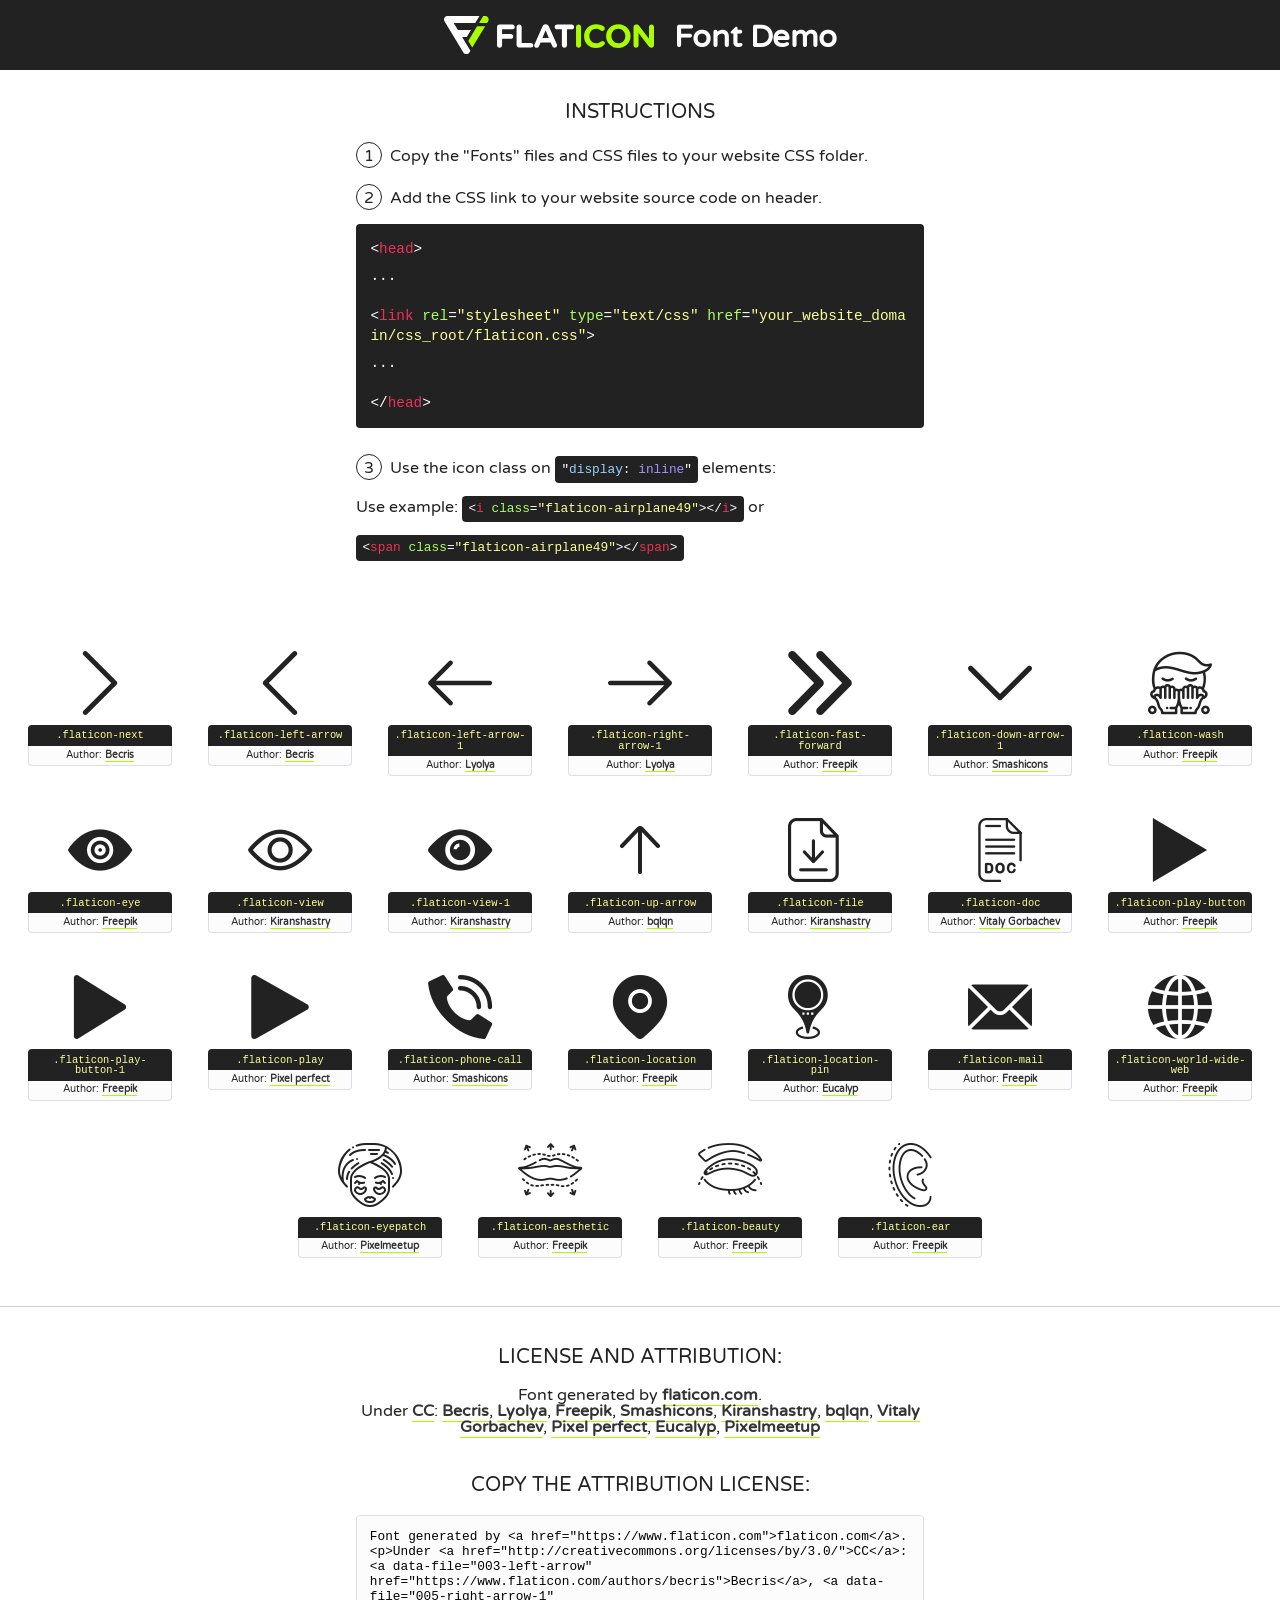
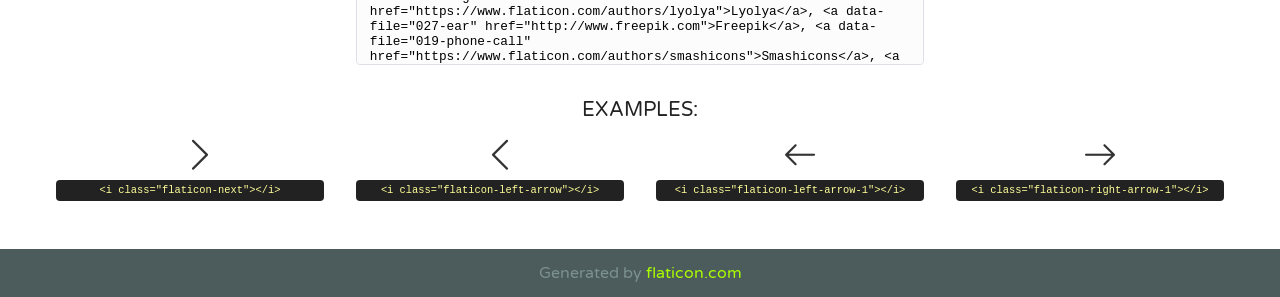
<file: assets/fonts/flaticon.html>
<!DOCTYPE html>
<!--
  Flaticon icon font: Flaticon
  Creation date: 12/10/2020 15:13
-->
<html>
<!DOCTYPE html>
<html>

<head>
    <title>Flaticon WebFont</title>
    <link href="http://fonts.googleapis.com/css?family=Varela+Round" rel="stylesheet" type="text/css" />
    <link rel="stylesheet" type="text/css" href="flaticon.css">
    <meta charset="UTF-8">
    <style>
    html, body, div, span, applet, object, iframe,
    h1, h2, h3, h4, h5, h6, p, blockquote, pre,
    a, abbr, acronym, address, big, cite, code,
    del, dfn, em, img, ins, kbd, q, s, samp,
    small, strike, strong, sub, sup, tt, var,
    b, u, i, center,
    dl, dt, dd, ol, ul, li,
    fieldset, form, label, legend,
    table, caption, tbody, tfoot, thead, tr, th, td,
    article, aside, canvas, details, embed, 
    figure, figcaption, footer, header, hgroup, 
    menu, nav, output, ruby, section, summary,
    time, mark, audio, video {
        margin: 0;
        padding: 0;
        border: 0;
        font-size: 100%;
        font: inherit;
        vertical-align: baseline;
    }
    /* HTML5 display-role reset for older browsers */
    article, aside, details, figcaption, figure, 
    footer, header, hgroup, menu, nav, section {
        display: block;
    }
    body {
        line-height: 1;
    }
    ol, ul {
        list-style: none;
    }
    blockquote, q {
        quotes: none;
    }
    blockquote:before, blockquote:after,
    q:before, q:after {
        content: '';
        content: none;
    }
    table {
        border-collapse: collapse;
        border-spacing: 0;
    }
    body {
        font-family: 'Varela Round', Helvetica, Arial, sans-serif;
        font-size: 16px;
        color: #222;
    }
    a {
        color: #333;
        border-bottom: 1px solid #a9fd00;
        font-weight: bold;
        text-decoration: none;
    }
    * {
        -moz-box-sizing: border-box;
        -webkit-box-sizing: border-box;
        box-sizing: border-box;
        margin: 0;
        padding: 0;
    }
    [class^="flaticon-"]:before, [class*=" flaticon-"]:before, [class^="flaticon-"]:after, [class*=" flaticon-"]:after {
        font-family: Flaticon;
        font-size: 30px;
        font-style: normal;
        margin-left: 20px;
        color: #333;
    }
    .wrapper {
        max-width: 600px;
        margin: auto;
        padding: 0 1em;
    }
    .title {
        font-size: 1.25em;
        text-align: center;
        margin-bottom: 1em;
        text-transform: uppercase;
    }
    header {
        text-align: center;
        background-color: #222;
        color: #fff;
        padding: 1em;
    }
    header .logo {
        width: 210px;
        height: 38px;
        display: inline-block;
        vertical-align: middle;
        margin-right: 1em;
        border: none;
    }
    header strong {
        font-size: 1.95em;
        font-weight: bold;
        vertical-align: middle;
        margin-top: 5px;
        display: inline-block;
    }
    .demo {
        margin: 2em auto;
        line-height: 1.25em;
    }
    .demo ul li {
        margin-bottom: 1em;
    }
    .demo ul li .num {
        color: #222;
        border-radius: 20px;
        display: inline-block;
        width: 26px;
        padding: 3px;
        height: 26px;
        text-align: center;
        margin-right: 0.5em;
        border: 1px solid #222;
    }
    .demo ul li code {
        background-color: #222;
        border-radius: 4px;
        padding: 0.25em 0.5em;
        display: inline-block;
        color: #fff;
        font-family: Consolas,Monaco,Lucida Console,Liberation Mono,DejaVu Sans Mono,Bitstream Vera Sans Mono,Courier New, monospace;
        font-weight: lighter;
        margin-top: 1em;
        font-size: 0.8em;
        word-break: break-all;
    }
    .demo ul li code.big {
        padding: 1em;
        font-size: 0.9em;
    }
    .demo ul li code .red {
        color: #EF3159;
    }
    .demo ul li code .green {
        color: #ACFF65;
    }
    .demo ul li code .yellow {
        color: #FFFF99;
    }
    .demo ul li code .blue {
        color: #99D3FF;
    }
    .demo ul li code .purple {
        color: #A295FF;
    }
    .demo ul li code .dots {
        margin-top: 0.5em;
        display: block;
    }
    #glyphs {
        border-bottom: 1px solid #ccc;
        padding: 2em 0;
        text-align: center;
    }
    .glyph {
        display: inline-block;
        width: 9em;
        margin: 1em;
        text-align: center;
        vertical-align: top;
        background: #FFF;
    }
    .glyph .glyph-icon {
        padding: 10px;
        display: block;
        font-family:"Flaticon";
        font-size: 64px;
        line-height: 1;
    }
    .glyph .glyph-icon:before {
        font-size: 64px;
        color: #222;
        margin-left: 0;
    }
    .class-name {
        font-size: 0.65em;
        background-color: #222;
        color: #fff;
        border-radius: 4px 4px 0 0;
        padding: 0.5em;
        color: #FFFF99;
        font-family: Consolas,Monaco,Lucida Console,Liberation Mono,DejaVu Sans Mono,Bitstream Vera Sans Mono,Courier New, monospace;
    }
    .author-name {
        font-size: 0.6em;
        background-color: #fcfcfd;
        border: 1px solid #DEDEE4;
        border-top: 0;
        border-radius: 0 0 4px 4px;
        padding: 0.5em;
    }
    .class-name:last-child {
        font-size: 10px;
        color:#888;
    }
    .class-name:last-child a {
        font-size: 10px;
        color:#555;
    }
    .class-name:last-child a:hover {
        color:#a9fd00;
    }
    .glyph > input {
        display: block;
        width: 100px;
        margin: 5px auto;
        text-align: center;
        font-size: 12px;
        cursor: text;
    }
    .glyph > input.icon-input {
        font-family:"Flaticon";
        font-size: 16px;
        margin-bottom: 10px;
    }
    .attribution .title {
        margin-top: 2em;
    }
    .attribution textarea {
        background-color: #fcfcfd;
        padding: 1em;
        border: none;
        box-shadow: none;
        border: 1px solid #DEDEE4;
        border-radius: 4px;
        resize: none;
        width: 100%;
        height: 150px;
        font-size: 0.8em;
        font-family: Consolas,Monaco,Lucida Console,Liberation Mono,DejaVu Sans Mono,Bitstream Vera Sans Mono,Courier New, monospace;
        -webkit-appearance: none;
    }
    .iconsuse {
        margin: 2em auto;
        text-align: center;
        max-width: 1200px;
    }
    .iconsuse:after {
        content: '';
        display: table;
        clear: both;
    }
    .iconsuse .image {
        float: left;
        width: 25%;
        padding: 0 1em;
    }
    .iconsuse .image p {
        margin-bottom: 1em;
    }
    .iconsuse .image span {
        display: block;
        font-size: 0.65em;
        background-color: #222;
        color: #fff;
        border-radius: 4px;
        padding: 0.5em;
        color: #FFFF99;
        margin-top: 1em;
        font-family: Consolas,Monaco,Lucida Console,Liberation Mono,DejaVu Sans Mono,Bitstream Vera Sans Mono,Courier New, monospace;
    }
    #footer {
        text-align: center;
        background-color: #4C5B5C;
        color: #7c9192;
        padding: 1em;
    }
    #footer a {
        border: none;
        color: #a9fd00;
        font-weight: normal;
    }
    @media (max-width: 960px) {
        .iconsuse .image {
            width: 50%;
        }
    }
    @media (max-width: 560px) {
        .iconsuse .image {
            width: 100%;
        }
    }
    </style>
</head>

<body class="characters-off">

    <header>
        <a href="https://www.flaticon.com" target="_blank" class="logo">
            <svg version="1.1" xmlns="http://www.w3.org/2000/svg" xmlns:xlink="http://www.w3.org/1999/xlink" xmlns:a="http://ns.adobe.com/AdobeSVGViewerExtensions/3.0/" viewBox="0 0 560.875 102.036" enable-background="new 0 0 560.875 102.036" xml:space="preserve">
                <defs>
                </defs>
                <g>
                    <g class="letters">
                        <path fill="#ffffff" d="M141.596,29.675c0-3.777,2.985-6.767,6.764-6.767h34.438c3.426,0,6.15,2.728,6.15,6.15
                        c0,3.43-2.724,6.149-6.15,6.149h-27.674v13.091h23.719c3.429,0,6.151,2.724,6.151,6.15c0,3.43-2.723,6.149-6.151,6.149h-23.719
                        v17.574c0,3.773-2.986,6.761-6.764,6.761c-3.779,0-6.764-2.989-6.764-6.761V29.675z"></path>
                        <path fill="#ffffff" d="M193.844,29.149c0-3.781,2.985-6.767,6.764-6.767c3.776,0,6.763,2.985,6.763,6.767v42.957h25.039
                        c3.426,0,6.149,2.726,6.149,6.153c0,3.425-2.723,6.15-6.149,6.15h-31.802c-3.779,0-6.764-2.986-6.764-6.768V29.149z"></path>
                        <path fill="#ffffff" d="M241.891,75.71l21.438-48.407c1.492-3.341,4.215-5.357,7.906-5.357h0.792
                        c3.686,0,6.323,2.017,7.815,5.357l21.439,48.407c0.436,0.967,0.701,1.845,0.701,2.723c0,3.602-2.809,6.501-6.414,6.501
                        c-3.161,0-5.269-1.845-6.499-4.655l-4.132-9.661h-27.059l-4.301,10.102c-1.144,2.631-3.426,4.214-6.237,4.214
                        c-3.517,0-6.24-2.81-6.24-6.325C241.1,77.64,241.451,76.677,241.891,75.71z M279.932,58.666l-8.521-20.297l-8.526,20.297H279.932
                        z"></path>
                        <path fill="#ffffff" d="M314.864,35.387H301.86c-3.429,0-6.239-2.813-6.239-6.238c0-3.429,2.811-6.24,6.239-6.24h39.533
                        c3.426,0,6.237,2.811,6.237,6.24c0,3.425-2.811,6.238-6.237,6.238h-13.001v42.785c0,3.773-2.99,6.761-6.764,6.761
                        c-3.779,0-6.764-2.989-6.764-6.761V35.387z"></path>
                        <path fill="#A9FD00" d="M352.615,29.149c0-3.781,2.985-6.767,6.767-6.767c3.774,0,6.761,2.985,6.761,6.767v49.024
                        c0,3.773-2.987,6.761-6.761,6.761c-3.781,0-6.767-2.989-6.767-6.761V29.149z"></path>
                        <path fill="#A9FD00" d="M374.132,53.836v-0.179c0-17.481,13.178-31.801,32.065-31.801c9.22,0,15.459,2.458,20.557,6.238
                        c1.402,1.054,2.637,2.985,2.637,5.357c0,3.692-2.985,6.59-6.681,6.59c-1.845,0-3.071-0.702-4.044-1.319
                        c-3.776-2.813-7.729-4.393-12.562-4.393c-10.364,0-17.831,8.611-17.831,19.154v0.173c0,10.542,7.291,19.329,17.831,19.329
                        c5.715,0,9.492-1.756,13.359-4.834c1.049-0.874,2.458-1.491,4.039-1.491c3.429,0,6.325,2.813,6.325,6.236
                        c0,2.106-1.056,3.78-2.282,4.834c-5.539,4.834-12.036,7.733-21.878,7.733C387.572,85.464,374.132,71.493,374.132,53.836z"></path>
                        <path fill="#A9FD00" d="M433.009,53.836v-0.179c0-17.481,13.79-31.801,32.766-31.801c18.981,0,32.592,14.143,32.592,31.628v0.173
                        c0,17.483-13.785,31.807-32.769,31.807C446.625,85.464,433.009,71.32,433.009,53.836z M484.224,53.836v-0.179
                        c0-10.539-7.725-19.326-18.626-19.326c-10.893,0-18.449,8.611-18.449,19.154v0.173c0,10.542,7.73,19.329,18.626,19.329
                        C476.676,72.986,484.224,64.378,484.224,53.836z"></path>
                        <path fill="#A9FD00" d="M506.233,29.321c0-3.774,2.99-6.763,6.767-6.763h1.401c3.252,0,5.183,1.583,7.029,3.953l26.093,34.265
                        V29.059c0-3.692,2.99-6.677,6.681-6.677c3.683,0,6.671,2.985,6.671,6.677v48.934c0,3.78-2.987,6.765-6.764,6.765h-0.436
                        c-3.257,0-5.188-1.581-7.034-3.953l-27.056-35.492v32.944c0,3.687-2.985,6.676-6.678,6.676c-3.683,0-6.673-2.989-6.673-6.676
                        V29.321z"></path>
                    </g>
                    <g class="insignia">
                        <path fill="#ffffff" d="M48.372,56.137h12.517l11.156-18.537H37.186L25.688,18.539h57.825L94.668,0H9.271
                        C5.925,0,2.842,1.801,1.198,4.716c-1.644,2.907-1.593,6.482,0.134,9.343l50.38,83.501c1.678,2.781,4.689,4.476,7.938,4.476
                        c3.246,0,6.257-1.695,7.935-4.476l2.898-4.804L48.372,56.137z"></path>
                        <g class="i">
                            <path fill="#A9FD00" d="M93.575,18.539h0.031v0.004l21.652,0.004l2.705-4.488c1.727-2.861,1.778-6.436,0.133-9.343
                            C116.454,1.801,113.371,0,110.026,0h-5.294L93.575,18.539z"></path>
                            <polygon fill="#A9FD00" points="88.291,27.356 64.725,66.486 75.519,84.404 109.942,27.356"></polygon>
                        </g>
                    </g>
                </g>
            </svg>
        </a>
        <strong>Font Demo</strong>
    </header>


    <section class="demo wrapper">

        <p class="title">Instructions</p>

        <ul>
            <li>
                <span class="num">1</span>Copy the "Fonts" files and CSS files to your website CSS folder.
            </li>
            <li>
                <span class="num">2</span>Add the CSS link to your website source code on header.
                <code class="big">
                    &lt;<span class="red">head</span>&gt;
                    <br/><span class="dots">...</span>
                    <br/>&lt;<span class="red">link</span> <span class="green">rel</span>=<span class="yellow">"stylesheet"</span> <span class="green">type</span>=<span class="yellow">"text/css"</span> <span class="green">href</span>=<span class="yellow">"your_website_domain/css_root/flaticon.css"</span>&gt;
                    <br/><span class="dots">...</span>
                    <br/>&lt;/<span class="red">head</span>&gt;
                </code>
            </li>

            <li>
                <p>
                    <span class="num">3</span>Use the icon class on <code>"<span class="blue">display</span>:<span class="purple"> inline</span>"</code> elements:
                    <br />
                    Use example: <code>&lt;<span class="red">i</span> <span class="green">class</span>=<span class="yellow">&quot;flaticon-airplane49&quot;</span>&gt;&lt;/<span class="red">i</span>&gt;</code> or <code>&lt;<span class="red">span</span> <span class="green">class</span>=<span class="yellow">&quot;flaticon-airplane49&quot;</span>&gt;&lt;/<span class="red">span</span>&gt;</code>
            </li>
        </ul>

    </section>




   <section id="glyphs">          
    
      
        <div class="glyph"><div class="glyph-icon flaticon-next"></div>
            <div class="class-name">.flaticon-next</div>
            <div class="author-name">Author: <a data-file="002-next" href="https://www.flaticon.com/authors/becris">Becris</a> </div> 
        </div>        
        
        <div class="glyph"><div class="glyph-icon flaticon-left-arrow"></div>
            <div class="class-name">.flaticon-left-arrow</div>
            <div class="author-name">Author: <a data-file="003-left-arrow" href="https://www.flaticon.com/authors/becris">Becris</a> </div> 
        </div>        
        
        <div class="glyph"><div class="glyph-icon flaticon-left-arrow-1"></div>
            <div class="class-name">.flaticon-left-arrow-1</div>
            <div class="author-name">Author: <a data-file="004-left-arrow-1" href="https://www.flaticon.com/authors/lyolya">Lyolya</a> </div> 
        </div>        
        
        <div class="glyph"><div class="glyph-icon flaticon-right-arrow-1"></div>
            <div class="class-name">.flaticon-right-arrow-1</div>
            <div class="author-name">Author: <a data-file="005-right-arrow-1" href="https://www.flaticon.com/authors/lyolya">Lyolya</a> </div> 
        </div>        
        
        <div class="glyph"><div class="glyph-icon flaticon-fast-forward"></div>
            <div class="class-name">.flaticon-fast-forward</div>
            <div class="author-name">Author: <a data-file="006-fast-forward" href="http://www.freepik.com">Freepik</a> </div> 
        </div>        
        
        <div class="glyph"><div class="glyph-icon flaticon-down-arrow-1"></div>
            <div class="class-name">.flaticon-down-arrow-1</div>
            <div class="author-name">Author: <a data-file="008-down-arrow-1" href="https://www.flaticon.com/authors/smashicons">Smashicons</a> </div> 
        </div>        
        
        <div class="glyph"><div class="glyph-icon flaticon-wash"></div>
            <div class="class-name">.flaticon-wash</div>
            <div class="author-name">Author: <a data-file="009-wash" href="http://www.freepik.com">Freepik</a> </div> 
        </div>        
        
        <div class="glyph"><div class="glyph-icon flaticon-eye"></div>
            <div class="class-name">.flaticon-eye</div>
            <div class="author-name">Author: <a data-file="010-eye" href="http://www.freepik.com">Freepik</a> </div> 
        </div>        
        
        <div class="glyph"><div class="glyph-icon flaticon-view"></div>
            <div class="class-name">.flaticon-view</div>
            <div class="author-name">Author: <a data-file="011-view" href="https://www.flaticon.com/authors/kiranshastry">Kiranshastry</a> </div> 
        </div>        
        
        <div class="glyph"><div class="glyph-icon flaticon-view-1"></div>
            <div class="class-name">.flaticon-view-1</div>
            <div class="author-name">Author: <a data-file="012-view-1" href="https://www.flaticon.com/authors/kiranshastry">Kiranshastry</a> </div> 
        </div>        
        
        <div class="glyph"><div class="glyph-icon flaticon-up-arrow"></div>
            <div class="class-name">.flaticon-up-arrow</div>
            <div class="author-name">Author: <a data-file="013-up-arrow" href="https://www.flaticon.com/authors/bqlqn">bqlqn</a> </div> 
        </div>        
        
        <div class="glyph"><div class="glyph-icon flaticon-file"></div>
            <div class="class-name">.flaticon-file</div>
            <div class="author-name">Author: <a data-file="014-file" href="https://www.flaticon.com/authors/kiranshastry">Kiranshastry</a> </div> 
        </div>        
        
        <div class="glyph"><div class="glyph-icon flaticon-doc"></div>
            <div class="class-name">.flaticon-doc</div>
            <div class="author-name">Author: <a data-file="015-doc" href="https://www.flaticon.com/authors/vitaly-gorbachev">Vitaly Gorbachev</a> </div> 
        </div>        
        
        <div class="glyph"><div class="glyph-icon flaticon-play-button"></div>
            <div class="class-name">.flaticon-play-button</div>
            <div class="author-name">Author: <a data-file="016-play-button" href="http://www.freepik.com">Freepik</a> </div> 
        </div>        
        
        <div class="glyph"><div class="glyph-icon flaticon-play-button-1"></div>
            <div class="class-name">.flaticon-play-button-1</div>
            <div class="author-name">Author: <a data-file="017-play-button-1" href="http://www.freepik.com">Freepik</a> </div> 
        </div>        
        
        <div class="glyph"><div class="glyph-icon flaticon-play"></div>
            <div class="class-name">.flaticon-play</div>
            <div class="author-name">Author: <a data-file="018-play" href="https://www.flaticon.com/authors/pixel-perfect">Pixel perfect</a> </div> 
        </div>        
        
        <div class="glyph"><div class="glyph-icon flaticon-phone-call"></div>
            <div class="class-name">.flaticon-phone-call</div>
            <div class="author-name">Author: <a data-file="019-phone-call" href="https://www.flaticon.com/authors/smashicons">Smashicons</a> </div> 
        </div>        
        
        <div class="glyph"><div class="glyph-icon flaticon-location"></div>
            <div class="class-name">.flaticon-location</div>
            <div class="author-name">Author: <a data-file="020-location" href="http://www.freepik.com">Freepik</a> </div> 
        </div>        
        
        <div class="glyph"><div class="glyph-icon flaticon-location-pin"></div>
            <div class="class-name">.flaticon-location-pin</div>
            <div class="author-name">Author: <a data-file="021-location-pin" href="https://www.flaticon.com/authors/eucalyp">Eucalyp</a> </div> 
        </div>        
        
        <div class="glyph"><div class="glyph-icon flaticon-mail"></div>
            <div class="class-name">.flaticon-mail</div>
            <div class="author-name">Author: <a data-file="022-mail" href="http://www.freepik.com">Freepik</a> </div> 
        </div>        
        
        <div class="glyph"><div class="glyph-icon flaticon-world-wide-web"></div>
            <div class="class-name">.flaticon-world-wide-web</div>
            <div class="author-name">Author: <a data-file="023-world-wide-web" href="http://www.freepik.com">Freepik</a> </div> 
        </div>        
        
        <div class="glyph"><div class="glyph-icon flaticon-eyepatch"></div>
            <div class="class-name">.flaticon-eyepatch</div>
            <div class="author-name">Author: <a data-file="024-eyepatch" href="https://www.flaticon.com/authors/pixelmeetup">Pixelmeetup</a> </div> 
        </div>        
        
        <div class="glyph"><div class="glyph-icon flaticon-aesthetic"></div>
            <div class="class-name">.flaticon-aesthetic</div>
            <div class="author-name">Author: <a data-file="025-aesthetic" href="http://www.freepik.com">Freepik</a> </div> 
        </div>        
        
        <div class="glyph"><div class="glyph-icon flaticon-beauty"></div>
            <div class="class-name">.flaticon-beauty</div>
            <div class="author-name">Author: <a data-file="026-beauty" href="http://www.freepik.com">Freepik</a> </div> 
        </div>        
        
        <div class="glyph"><div class="glyph-icon flaticon-ear"></div>
            <div class="class-name">.flaticon-ear</div>
            <div class="author-name">Author: <a data-file="027-ear" href="http://www.freepik.com">Freepik</a> </div> 
        </div>        
        

    </section>



    <section class="attribution wrapper"   style="text-align:center;">

      <div class="title">License and attribution:</div><div class="attrDiv">Font generated by <a href="https://www.flaticon.com">flaticon.com</a>. <div><p>Under <a href="http://creativecommons.org/licenses/by/3.0/">CC</a>: <a data-file="003-left-arrow" href="https://www.flaticon.com/authors/becris">Becris</a>, <a data-file="005-right-arrow-1" href="https://www.flaticon.com/authors/lyolya">Lyolya</a>, <a data-file="027-ear" href="http://www.freepik.com">Freepik</a>, <a data-file="019-phone-call" href="https://www.flaticon.com/authors/smashicons">Smashicons</a>, <a data-file="014-file" href="https://www.flaticon.com/authors/kiranshastry">Kiranshastry</a>, <a data-file="013-up-arrow" href="https://www.flaticon.com/authors/bqlqn">bqlqn</a>, <a data-file="015-doc" href="https://www.flaticon.com/authors/vitaly-gorbachev">Vitaly Gorbachev</a>, <a data-file="018-play" href="https://www.flaticon.com/authors/pixel-perfect">Pixel perfect</a>, <a data-file="021-location-pin" href="https://www.flaticon.com/authors/eucalyp">Eucalyp</a>, <a data-file="024-eyepatch" href="https://www.flaticon.com/authors/pixelmeetup">Pixelmeetup</a></p>  </div>
      </div>
      <div class="title">Copy the Attribution License:</div>

    <textarea onclick="this.focus();this.select();">Font generated by &lt;a href=&quot;https://www.flaticon.com&quot;&gt;flaticon.com&lt;/a&gt;. <p>Under <a href="http://creativecommons.org/licenses/by/3.0/">CC</a>: <a data-file="003-left-arrow" href="https://www.flaticon.com/authors/becris">Becris</a>, <a data-file="005-right-arrow-1" href="https://www.flaticon.com/authors/lyolya">Lyolya</a>, <a data-file="027-ear" href="http://www.freepik.com">Freepik</a>, <a data-file="019-phone-call" href="https://www.flaticon.com/authors/smashicons">Smashicons</a>, <a data-file="014-file" href="https://www.flaticon.com/authors/kiranshastry">Kiranshastry</a>, <a data-file="013-up-arrow" href="https://www.flaticon.com/authors/bqlqn">bqlqn</a>, <a data-file="015-doc" href="https://www.flaticon.com/authors/vitaly-gorbachev">Vitaly Gorbachev</a>, <a data-file="018-play" href="https://www.flaticon.com/authors/pixel-perfect">Pixel perfect</a>, <a data-file="021-location-pin" href="https://www.flaticon.com/authors/eucalyp">Eucalyp</a>, <a data-file="024-eyepatch" href="https://www.flaticon.com/authors/pixelmeetup">Pixelmeetup</a></p>  
     </textarea>

    </section>

    <section class="iconsuse">

          <div class="title">Examples:</div>            
             
            <div class="image">
                <p>
                    <i class="glyph-icon flaticon-next"></i> 
                    <span>&lt;i class=&quot;flaticon-next&quot;&gt;&lt;/i&gt;</span>
                </p>
            </div>
            
            <div class="image">
                <p>
                    <i class="glyph-icon flaticon-left-arrow"></i> 
                    <span>&lt;i class=&quot;flaticon-left-arrow&quot;&gt;&lt;/i&gt;</span>
                </p>
            </div>
            
            <div class="image">
                <p>
                    <i class="glyph-icon flaticon-left-arrow-1"></i> 
                    <span>&lt;i class=&quot;flaticon-left-arrow-1&quot;&gt;&lt;/i&gt;</span>
                </p>
            </div>
            
            <div class="image">
                <p>
                    <i class="glyph-icon flaticon-right-arrow-1"></i> 
                    <span>&lt;i class=&quot;flaticon-right-arrow-1&quot;&gt;&lt;/i&gt;</span>
                </p>
            </div>
                       
        </div>
                            
    </section>

<div id="footer">
    <div>Generated by <a href="https://www.flaticon.com">flaticon.com</a>
    </div>
</div>



</body>
</html>
</file>
<file: assets/css/menu.css>
/****************************************************** */
/******************  Main Header style **************** */
/****************************************************** */

/*
=================================================
  main header
=================================================
*/
.main-header {
    position: fixed;
    left: 0px;
    top: 0px;
    z-index: 999;
    width: 100%;
    -webkit-transition: all 500ms ease;
    transition: all 500ms ease;
    box-shadow: 0px 20px 60px #0000000f;
}

.header-inner {
    padding: 10px 0;
    position: relative;
    background: white;
}

.header-inner:after {
    content: '';
    position: absolute;
    bottom: -8px;
    left: 0;
    height: 22px;
    width: 100%;
    z-index: -1;
    background: #fbaaa9;
}

.main-header .header-upper {
    position: relative;
    z-index: 5;
    background: #FFFFFF;
    -webkit-transition: all 500ms ease;
    transition: all 500ms ease;
}

.main-header .logo {
    position: relative;
    z-index: 9;
}

/** Header Main Menu */

.main-menu .navbar-collapse {
    padding: 0px;
}

.main-menu .navigation li {
    float: left;
    padding: 0 15px;
}

.main-menu .navigation > li:last-child {
    padding-right: 0;
}

.main-menu .navigation li.dropdown .dropdown-btn {
    display: none;
    cursor: pointer;
    margin-left: 10px;
}

.main-menu .navigation li.dropdown .dropdown-btn span {
    display: block;
    font-size: 10px;
}

.main-menu .navigation li a {
    position: relative;
    display: block;
    font-size: 14px;
    color: #171928;
    padding: 2px 15px;
    border-radius: 13px;
    opacity: 1;
    float: left;
    font-weight: 500;
    text-transform: uppercase;
    -webkit-transition: all 500ms ease;
    transition: all 500ms ease;
}

.main-menu .navigation li > a:hover,
.main-menu .navigation li.current > a,
.main-menu .navigation li.current-menu-item > a {
    color: #fbaaa9;
    background: #fdeded;
}

.main-menu .navigation li li > a:hover,
.main-menu .navigation li li.current a,
.main-menu .navigation li li.current-menu-item a {
    background: transparent;
}

.main-menu .navigation li .megamenu {
    position: absolute;
    left: 0px;
    top: 100%;
    width: 100%;
    z-index: 100;
    display: none;
    padding: 20px 0;
    background: #ffffff;
    -webkit-box-shadow: 2px 2px 5px 1px rgba(0, 0, 0, 0.05), -2px 0px 5px 1px rgba(0, 0, 0, 0.05);
    box-shadow: 2px 2px 5px 1px rgba(0, 0, 0, 0.05), -2px 0px 5px 1px rgba(0, 0, 0, 0.05);
}

.main-menu .navigation li .megamenu:after {
    display: block;
    clear: both;
    content: "";
}

.main-menu .navigation li .megamenu ul {
    display: block;
    position: relative;
    top: 0;
    width: 100%;
    -webkit-box-shadow: none;
    box-shadow: none;
}

.main-menu .navigation li ul {
    position: absolute;
    left: 0;
    top: 100%;
    min-width: 200px;
    z-index: 100;
    display: none;
    border-radius: 5px;
    background: #ffffff;
    -webkit-box-shadow: 2px 2px 5px 1px rgba(0, 0, 0, 0.05), -2px 0px 5px 1px rgba(0, 0, 0, 0.05);
    box-shadow: 2px 2px 5px 1px rgba(0, 0, 0, 0.05), -2px 0px 5px 1px rgba(0, 0, 0, 0.05);
}

.main-menu .navigation li ul li {
    width: 100%;
    padding: 7px 20px;
    border-bottom: 1px solid #f2f2f2;
}

.main-menu .navigation li ul li:last-child {
    border-bottom: none;
}

.main-menu .navigation li ul li a {
    padding: 5px 0px;
    line-height: 24px;
    color: #797D8A;
    font-weight: 500;
    text-transform: capitalize;
}

.main-menu .navigation li ul li ul {
    left: 100%;
    top: 0%;
}

.main-menu .navbar-header {
    display: none;
}

.main-menu .navbar-header .navbar-toggle {
    float: right;
    padding: 4px 0;
    cursor: pointer;
    background: transparent;
}

.main-menu .navbar-header .navbar-toggle .icon-bar {
    background: #fbaaa9;
    height: 2px;
    width: 30px;
    display: block;
    margin: 7px 0;
}


@media only screen and (max-width: 1250px) {
    .main-menu .navigation li {
        padding: 20px 15px;
    }
    
}

@media only screen and (max-width: 1199px) {
    .main-menu .navigation li {
        padding: 20px 12px;
    }
    
}


/* Mobile Menu */

@media only screen and (max-width: 991px) {
    .header-inner {
        padding: 20px 0;
    }
    .main-header .logo-outer {
        position: absolute;
        top: 12px;
        max-width: 165px;
    }
    .main-menu {
        width: 100%;
    }
    .main-menu .navigation li.dropdown .dropdown-btn,
    .main-menu .navbar-header {
        display: block;
    }
    .main-menu .navigation {
        overflow: auto;
        max-height: 310px;
        margin-top: 50px;
    }
    .main-menu .navigation li {
        float: none;
        padding: 0 20px;
        border-bottom: 1px solid #ffecec;
    }
    .main-menu .navigation li:last-child {
        border-bottom: none;
    }
    .main-menu .navigation li.dropdown .dropdown-btn {
        position: absolute;
        right: 18px;
        top: 0px;
        width: 40px;
        height: 42px;
        text-align: center;
        line-height: 42px;
    }
    .main-menu .navigation li a {
        padding: 10px 10px;
        line-height: 22px;
        float: none;
        text-transform: capitalize;
    }
    .main-menu .navigation li > a:hover,
    .main-menu .navigation li.current > a {
        background: transparent;
    }
    .main-menu .navigation li a:after {
        display: none;
    }
     .main-menu .navigation li .megamenu {
        position: relative;
        -webkit-box-shadow: none;
        box-shadow: none;
        width: 100%;
    }
    .main-menu .navigation li .megamenu .container {
        max-width: 100%;
    }
    .main-menu .navigation li .megamenu .row {
        margin: 0px;
    }
    .main-menu .navigation li ul {
        position: relative;
        display: none;
        width: 100%;
        -webkit-box-shadow: none;
        box-shadow: none;
        background: transparent;
    }
    .main-menu .navigation li ul:after {
        display: block;
        clear: both;
        content: "";
    }
    .main-menu .navigation li ul li {
        padding: 0 20px;
        border-bottom: none;
    }
    .main-menu .navigation li ul li a {
        padding: 10px 10px;
        line-height: 22px;
        color: #081C35;
    }
    .main-menu .navigation li ul li ul {
        left: auto;
    }
}
</file>
<file: assets/css/flaticon.css>
/*
  	Flaticon icon font: Flaticon
  	Creation date: 12/10/2020 15:13
  	*/

@font-face {
  font-family: "Flaticon";
  src: url("../fonts/Flaticon.eot");
  src: url("../fonts/Flaticon.eot?#iefix") format("embedded-opentype"),
       url("../fonts/Flaticon.woff2") format("woff2"),
       url("../fonts/Flaticon.woff") format("woff"),
       url("../fonts/Flaticon.ttf") format("truetype"),
       url("../fonts/Flaticon.svg#Flaticon") format("svg");
  font-weight: normal;
  font-style: normal;
}

@media screen and (-webkit-min-device-pixel-ratio:0) {
  @font-face {
    font-family: "Flaticon";
    src: url("../fonts/Flaticon.svg#Flaticon") format("svg");
  }
}

[class^="flaticon-"]:before, [class*=" flaticon-"]:before,
[class^="flaticon-"]:after, [class*=" flaticon-"]:after {   
    font-family: Flaticon;
    font-style: normal;
}

.flaticon-next:before { content: "\f100"; }
.flaticon-left-arrow:before { content: "\f101"; }
.flaticon-left-arrow-1:before { content: "\f102"; }
.flaticon-right-arrow-1:before { content: "\f103"; }
.flaticon-fast-forward:before { content: "\f104"; }
.flaticon-down-arrow-1:before { content: "\f105"; }
.flaticon-wash:before { content: "\f106"; }
.flaticon-eye:before { content: "\f107"; }
.flaticon-view:before { content: "\f108"; }
.flaticon-view-1:before { content: "\f109"; }
.flaticon-up-arrow:before { content: "\f10a"; }
.flaticon-file:before { content: "\f10b"; }
.flaticon-doc:before { content: "\f10c"; }
.flaticon-play-button:before { content: "\f10d"; }
.flaticon-play-button-1:before { content: "\f10e"; }
.flaticon-play:before { content: "\f10f"; }
.flaticon-phone-call:before { content: "\f110"; }
.flaticon-location:before { content: "\f111"; }
.flaticon-location-pin:before { content: "\f112"; }
.flaticon-mail:before { content: "\f113"; }
.flaticon-world-wide-web:before { content: "\f114"; }
.flaticon-eyepatch:before { content: "\f115"; }
.flaticon-aesthetic:before { content: "\f116"; }
.flaticon-beauty:before { content: "\f117"; }
.flaticon-ear:before { content: "\f118"; }
</file>
<file: assets/css/style.css>
/********************************************************** */
/***********************  Gilkan ************************* */
/**********************************************************

    TABLE OF CONTENT
    ========================

    01. Default CSS
    02. Colors
    03. Animations
    04. Hero Section
    05. Banner Section
    06. About Section
    07. Services Section
    08. Service Details
    09. Pricing Section
    10. Beauty Section
    11. Gallery Section
    12. Team Section
    13. Team Profile
    14. Testimonial Section
    15. Client Section
    16. Vission Mission
    17. Contact Page
    18. Error Section
    19. Footer Section
    

/****************************************************** */
/*******************  01. Default CSS ***************** */
/****************************************************** */
* {
    margin: 0;
    padding: 0;
    border: none;
    outline: none;
    -webkit-box-shadow: none;
    box-shadow: none;
}

body {
    font-size: 15px;
    font-weight: 400;
    line-height: 28px;
    font-family: 'Roboto', sans-serif;
}

a {
    cursor: pointer;
    outline: none;
    -webkit-transition: 0.5s;
    transition: 0.5s;
    text-decoration: none;
}

a:hover,
a:focus,
a:visited {
    text-decoration: none;
    outline: none;
}

h1,
h2,
h3,
h4,
h5,
h6 {
    font-weight: 700;
}

h1 {
    font-size: 55px;
}

h2 {
    font-size: 45px;
}

h3 {
    font-size: 38px;
}

h4 {
    font-size: 22px;
}

h5 {
    font-size: 18px;
}

h6 {
    font-size: 16px;
}

ul,
li {
    list-style: none;
    padding: 0;
    margin: 0;
}

img {
    max-width: 100%;
    display: inline-block;
}

.page-wrapper {
    position: relative;
    margin: 0 auto;
    width: 100%;
    min-width: 300px;
    overflow: hidden;
}

header:after,
section:after,
footer:after {
    display: block;
    clear: both;
    content: "";
}

/** Section Title style One **/
.section-title h2 {
    margin-bottom: 35px;
}

/** Button style One **/
.theme-btn,
a.theme-btn {
    font-size: 18px;
    cursor: pointer;
    min-width: 200px;
    font-weight: 700;
    padding: 16px 30px;
    position: relative;
    display: inline-flex;
    align-items: center;
    justify-content: center;
    text-transform: capitalize;
    z-index: 1;
}

.theme-btn:before,
a.theme-btn:before {
    position: absolute;
    content: '';
    height: 100%;
    width: 3px;
    left: 0;
    top: 0;
    z-index: -1;
    transition: 0.5s;
}

.theme-btn:hover:before,
a.theme-btn:hover:before {
    width: 100%;
}

.theme-btn:after,
a.theme-btn:after {
    content: "\f104";
    font-family: Flaticon;
    font-size: 10px;
    margin-left: 15px;
}

.theme-btn.btn-reverse,
a.theme-btn.btn-reverse {
    padding-left: 45px;
}

.theme-btn.btn-reverse:before,
a.theme-btn.btn-reverse:before {
    left: auto;
    right: 0;
}

.theme-btn.btn-reverse:after,
a.theme-btn.btn-reverse:after {
    position: absolute;
    left: 10px;
    transform: rotate(180deg);
}

/** Social Link Style One */
.social-style-one {
    display: inline-block;
}

.social-style-one a {
    margin: 0 15px;
    font-size: 15px;
    display: inline-block;
}

.social-style-one a:first-child {
    margin-left: 0;
}

.social-style-one a:last-child {
    margin-right: 0;
}

/*List style One*/
.list-style-one li {
    margin-bottom: 15px;
    display: flex;
}

.list-style-one li:before {
    content: "\f104";
    font-size: 10px;
    font-family: Flaticon;
    margin-right: 30px;
    color: #fbaaa9;
}

.list-style-one li a:hover {
    color: #fbaaa9;
}


/*** Preloader style ** */
.preloader {
    position: fixed;
    left: 0;
    top: 0;
    width: 100%;
    height: 100%;
    z-index: 9999999;
    background-position: center center;
    background-repeat: no-repeat;
    background-image: url(../images/preloader.gif);
}

/*** Scroll Top style ** */
.scroll-top {
    width:40px;
    height:40px;
    cursor: pointer;
    font-size: 18px;
}

/* input buttons */
button:focus,
input[type="button"]:focus,
input[type="reset"]:focus,
input[type="submit"]:focus {
    outline: none;
}

.form-control {
    border: 1px solid;
    border-radius: 0;
    padding: 17px 30px;
    margin-bottom: 20px;
}

.form-control:focus {
    box-shadow: none;
}

.divider {
    height: 12px;
}

/****************************************************** */
/********************* 02. Colors  ******************** */
/****************************************************** */
a,
body,
a:hover,
a:focus,
a:visited {
    color: #787878;
}

h1,
h2,
h3,
h4,
h5,
h6,
h1 a,
h2 a,
h3 a,
h4 a,
h5 a,
h6 a,
.theme-btn.style-three,
a.theme-btn.style-three, 
.theme-btn.style-four,
a.theme-btn.style-four {
    color: #222222;
}

.theme-btn,
a.theme-btn,
.scroll-top,
.theme-btn.style-four:hover,
a.theme-btn.style-four:hover {
    color: #FFFFFF;
}

.color-one,
.vision-mision > i,
.hero-content h1 span,
.section-title h2 span,
.service-item.style-one > i,
.style-one .price-circle h3 {
    color: #fbaaa9;
}

.style-two .price-circle h3 {
    color: #a0bd7e;
}

.style-three .price-circle h3 {
    color: #e3a7d8;
}

.hero-content h5 {
    color: #545459;
}

.service-item.style-two > i {
    color: #9a9a65;
}

.service-item.style-three > i {
    color: #7acdcd;
}

.service-item.style-four > i {
    color: #ddaad3;
}

.preloader,
.service-item,
.price-circle,
.theme-btn.style-three,
a.theme-btn.style-three,
.theme-btn.style-four,
a.theme-btn.style-four {
    background-color: #FFFFFF;
}

.bg-one {
    background-color: #f9e2e2;
}

.bg-two,
.services-section:after,
.service-item.style-one > i,
.style-one .pricing-content {
    background-color: #fff6f6;
}

.bg-three,
.theme-btn,
a.theme-btn,
.scroll-top,
.what-experct-content {
    background-color: #fbaaa9;
}

.theme-btn:before,
a.theme-btn:before {
    background-color: #171928;
}

.theme-btn.style-two:before,
a.theme-btn.style-two:before,
.theme-btn.style-three:before,
a.theme-btn.style-three:before,
.price-item.style-one .theme-btn:before {
    background-color: #e38d8c;
}

.price-item.style-two .theme-btn {
    background-color: #c1d5aa;
}

.price-item.style-two .theme-btn:before {
    background-color: #a0bd7e;
}

.price-item.style-three .theme-btn {
    background-color: #e3a7d8;
}

.price-item.style-three .theme-btn:before {
    background-color: #be84b3;
}

.service-item.style-two > i {
    background-color: #f7f7e8;
}

.service-item.style-three > i {
    background-color: #e2f7f7;
}

.service-item.style-four > i {
    background-color: #ffeffc;
}

.style-two .pricing-content {
    background-color: #f6fbef;
}

.style-three .pricing-content {
    background-color: #fff2fd;
}

.bg-four {
    background-color: #fffafa;
}

.divider,
.mission {
    background-color: #fff2f2;
}


.form-control {
    border-color: #FFFFFF;
}

.service-item.style-one {
    border-color: #fbaaa9;
}

.service-item.style-two {
    border-color: #e8e8d3;
}

.service-item.style-three {
    border-color: #bfe0e0;
}

.service-item.style-four {
    border-color: #ffd1f6;
}

.style-one .price-circle:after {
    border-color: #fcb4b3;
}

.style-two .price-circle:after {
    border-color: #c1d5aa;
}

.form-control:focus,
.style-three .price-circle:after {
    border-color: #fbaaa9;
}

.style-one .pricing-content ul,
.style-one .pricing-content li {
    border-color: #F4D4D2;
}

.style-two .pricing-content ul,
.style-two .pricing-content li {
    border-color: #d6e6c3;
}

.style-three .pricing-content ul,
.style-three .pricing-content li {
    border-color: #f2d4ec;
}


/****************************************************** */
/******************* 03. Animations  ****************** */
/****************************************************** */
@-webkit-keyframes rotated {
  0%   {-webkit-transform: rotate(0);transform: rotate(0);}
  50% {-webkit-transform: rotate(175deg);transform: rotate(175deg);}
  100% {-webkit-transform: rotate(360deg);transform: rotate(360deg);}
}
@keyframes rotated {
  0%   {-webkit-transform: rotate(0);transform: rotate(0);}
  50% {-webkit-transform: rotate(175deg);transform: rotate(175deg);}
  100% {-webkit-transform: rotate(360deg);transform: rotate(360deg);}
}


@-webkit-keyframes rotated-reverse {
  0%   {-webkit-transform: rotate(360deg);transform: rotate(360deg);}
  50% {-webkit-transform: rotate(175deg);transform: rotate(175deg);}
  100% {-webkit-transform: rotate(0);transform: rotate(0);}
}
@keyframes rotated-reverse {
  0%   {-webkit-transform: rotate(360deg);transform: rotate(360deg);}
  50% {-webkit-transform: rotate(175deg);transform: rotate(175deg);}
  100% {-webkit-transform: rotate(0);transform: rotate(0);}
}

@-webkit-keyframes down-up {
    0% {
        -webkit-transform: translate(0px, 0px);
        transform: translate(0px, 0px);
    }

    50% {
        -webkit-transform: translate(0px, 100px);
        transform: translate(0px, 100px);
    }

    100% {
        -webkit-transform: translate(0px, 0px);
        transform: translate(0px, 0px);
    }

}

@keyframes down-up {
    0% {
        -webkit-transform: translate(0px, 0px);
        transform: translate(0px, 0px);
    }

    50% {
        -webkit-transform: translate(0px, 100px);
        transform: translate(0px, 100px);
    }

    100% {
        -webkit-transform: translate(0px, 0px);
        transform: translate(0px, 0px);
    }

}

/****************************************************** */
/******************* 04. Hero Section  **************** */
/****************************************************** */
.hero-section {
    background: url('../images/hero/hero.png');
    background-size: cover;
    position: relative;
    min-height: 1000px;
    display: flex;
    align-items: center;
    justify-content: center;
    background-position: center;
}

.hero-content {
    padding: 175px 0 100px;
    max-width: 450px;
    position: relative;
    z-index: 2;
}

.hero-content h1 {
    font-size: 70px;
}

.hero-content h5 {
    font-size: 20px;
    font-weight: 400;
    margin: 40px 0;
}

.hero-angle {
    position: absolute;
    left: 0;
    top: 50%;
    transform: translate(-70%, -70%);
}

.hero-angle img {
    animation: down-up 10s infinite linear;
}


/****************************************************** */
/***************** 05. Banner Section  **************** */
/****************************************************** */
.banner-section {
    position: relative;
    background: url(../images/banner/banner.png);
    background-size: cover;
    background-position: center;
}

.banner-inner {
    height: 490px;
    padding-top: 80px;
    display: flex;
    align-items: center;
    position: relative;
    z-index: 1;
}

.page-title {
    font-size: 55px;
    margin-bottom: 15px;
}

.breadcrumb-item a,
.breadcrumb-item.active {
    color: #FFFFFF;
    font-size: 18px;
    font-weight: 700;
    display: flex;
}

.breadcrumb-item+.breadcrumb-item::before {
    color: #FFFFFF;
    content: "\f104";
    font-family: Flaticon;
    font-size: 9px;
    padding: 0 13px;
}

.banner-inner nav {
    background: #fbaaa9;
    position: absolute;
    left: 0;
    bottom: -22.5px;
}

.banner-inner .breadcrumb {
    background: transparent;
    margin: 0;
    padding: 8.5px 22px;
    align-items: center;
}

.banner-angle {
    position: absolute;
    left: 0;
    top: 50%;
    transform: translate(-65%, -50%);
    overflow: hidden;
    height: 100%;
}

.banner-angle img {
    animation: down-up 10s infinite linear;
}


/****************************************************** */
/****************** 06. About Section  **************** */
/****************************************************** */
.about-content h6 {
    line-height: 27px;
    font-weight: 500;
    margin-bottom: 25px;
}

.vision-mision {
    display: flex;
    margin: 35px 0;
}

.vision-mision .vm-image {
    margin-right: 30px;
    flex: none;
}

.about-images {
    max-width: 570px;
    padding-left: 25%;
    padding-top: 30px;
    padding-bottom: 21.5%;
    position: relative;
}

.about-images img:first-child {
    position: absolute;
    top: 0;
    right: 75%;
    width: 68%;
}

.about-images img:last-child {
    position: absolute;
    bottom: 0;
    right: 40%;
    width: 90%;
}

/****************************************************** */
/**************** 07. Services Section  *************** */
/****************************************************** */
.services-section {
    position: relative;
    overflow: hidden;
}

.services-section .section-title {
    position: relative;
    z-index: 2;
}

.services-section:after {
    position: absolute;
    content: '';
    height: calc(100% - 240px);
    width: 100%;
    left: 0;
    top: 0;
    z-index: -1;
}

.service-item {
    position: relative;
    z-index: 1;
    text-align: center;
    margin-bottom: 30px;
    padding: 30px 28px 20px;
    border-bottom: 2px solid;
}

.service-item > i {
    height: 118px;
    width: 118px;
    display: inline-block;
    margin-bottom: 40px;
    border-radius: 50%;
    line-height: 118px;
    font-size: 65px;
}

.service-item h4 {
    margin-bottom: 25px;
}

.service-angle {
    position: absolute;
    left: 0;
    top: 5%;
    transform: translateX(-70%);
}

.service-angle img {
    animation: down-up 10s infinite linear;
}

.service-ellipse {
    position: absolute;
    left: 50%;
    top: 0;
    transform: translate(-50%, -35%);
}

.what-experct-img {
    height: 100%;
    min-height: 400px;
    background: url('../images/blossomland/treatment-1.jpg') center/cover;
}

.what-experct-content {
    padding: 55px 90px 55px 85px;
    position: relative;
    overflow: hidden;
    height: 100%;
}

.what-experct-content * {
    position: relative;
    z-index: 2;
}

.what-experct-content:after {
    content: '';
    background: url(../images/services/cicle.png) no-repeat right top;
    position: absolute;
    height: 74%;
    width: 58%;
    right: 0;
    bottom: 0;
}

.what-experct-content h3 {
    font-size: 32px;
    line-height: 42px;
}

.what-experct-content p {
    color: #222222;
    margin: 25px 0;
}

/****************************************************** */
/**************** 08. Service Details  **************** */
/****************************************************** */
.sp-video-conten h2,
.sp-right-content h2,
.sp-right-content h4,
.sp-video-conten p,
.sp-right-content p {
    margin-bottom: 30px;
}

.sp-video {
    padding: 60px;
}

.sp-video img,
.sp-right-content img {
    width: 100%;
}

.document-links a {
    display: flex;
    color: #171928;
    background: #FFFFFF;
    margin-bottom: 20px;
    padding: 20px 30px;
    font-size: 18px;
    font-weight: 700;
    align-items: center;
}

.document-links a i {
    margin-right: 20px;
    color: #fbaaa9;
    font-weight: 400;
    font-size: 25px;
    transition: 0.5s;
}

.document-links a:hover {
    background: #fbaaa9;
    color: #FFFFFF;
}

.document-links a:hover i {
    color: #FFFFFF;
}

.video-img {
    position: relative;
}

.video-img .video-play {
    height: 73px;
    width: 73px;
    position: absolute;
    background: #fbaaa9;
    text-align: center;
    line-height: 73px;
    color: #FFFFFF;
    border-radius: 50%;
    left: 50%;
    top: 50%;
    transform: translate(-50%, -50%);
}

.video-img .video-play:after {
    position: absolute;
    height: 92px;
    width: 92px;
    top: -10px;
    left: -10px;
    border-radius: 50%;
    animation: rotated 20s infinite linear;
    content: url('../images/services/video-roteted.png');
}

/****************************************************** */
/**************** 09. Pricing Section  **************** */
/****************************************************** */
.price-item {
    text-align: center;
    margin-bottom: 30px;
}

.price-image {
    margin-bottom: 10px;
}

.price-image img {
    width: 100%;
}

.pricing-content {
    padding-bottom: 60px;
}

.price-circle {
    height: 165px;
    width: 165px;
    border-radius: 50%;
    position: relative;
    margin-bottom: -15px;
    display: inline-flex;
    flex-flow: column;
    align-items: center;
    justify-content: center;
    transform: translateY(-50%);
}

.price-circle:after {
    position: absolute;
    content: '';
    height: calc(100% + 25px);
    width: calc(100% + 25px);
    left: -12.5px;
    top: -12.5px;
    z-index: -1;
    border-radius: 50%;
    border: 1px dashed;
}

.price-circle p {
    margin-bottom: 10px;
}

.price-circle h3 {
    font-size: 35px;
    margin-bottom: 0;
}

.pricing-content ul {
    margin-bottom: 70px;
    border-top: 1px dashed;
}

.pricing-content li {
    border-bottom: 1px dashed;
    padding: 13px;
}

/****************************************************** */
/***************** 10. Beauty Section  **************** */
/****************************************************** */
.beauty-section {
    background: url('../images/beauty/beauty-bg.png') center/cover;
}

.beauty-content p {
    margin: 30px 0 35px;
}

.beauty-image {
    position: relative;
    display: inline-block;
}

.beauty-image:after {
    position: absolute;
    content: '';
    height: 72%;
    width: 72%;
    left: 14%;
    top: 14%;
    background: #fbaaa9;
    transform: rotate(60deg);
}

.beauty-image img {
    position: relative;
    width: 100%;
    z-index: 1;
    clip-path: polygon(50% 0%, 100% 50%, 50% 100%, 0% 50%);
}

/****************************************************** */
/**************** 11. Gallery Section  **************** */
/****************************************************** */
.gallery-item {
    margin-bottom: 30px;
    position: relative;
}

.gallery-item img {
    width: 100%;
}

.gallery-hover {
    position: absolute;
    height: calc(100% - 30px);
    width: calc(100% - 50px);
    background: #fbaaa9;
    left: 25px;
    top: 20px;
    opacity: 0;
    display: flex;
    transition: 0.5s;
    flex-flow: column;
    align-items: center;
    justify-content: center;
}

.gallery-item:hover .gallery-hover {
    opacity: 1;
}

.gallery-popup-link {
    height: 70px;
    width: 70px;
    text-align: center;
    line-height: 70px;
    background: #FFFFFF;
    border-radius: 50%;
    color: #fbaaa9;
    font-size: 20px;
}

.gallery-hover h4 {
    margin-top: 25px;
}

img.mfp-img {
    padding-bottom: 25px;
}

/****************************************************** */
/****************** 12. Team Section  ***************** */
/****************************************************** */
.team-item {
    margin-bottom: 30px;
}

.team-item img {
    border: 0;
    transition: 0.5s;
    margin-bottom: 35px;
}

.team-item img:hover {
    padding: 5px;
    transition: 0.5s;
    border: 5px solid #fbaaa9;
}

.owl-carousel.team-carousel .owl-nav {
    text-align: center;
    margin-top: 65px;
}

.owl-carousel.team-carousel.style-two .team-item img:hover {
    padding: 0;
    border: 0;
}

.owl-carousel.team-carousel.style-two .owl-nav {
    position: absolute;
    right: 0;
    top: -200px;
    z-index: 5;
    margin-top: 0;
}

.owl-carousel.team-carousel .owl-nav button {
    font-size: 30px;
    height: 100px;
    width: 100px;
    color: #222222;
    transition: 0.5s;
    text-align: center;
    background-color: #fff2f2;
}

.owl-carousel.team-carousel.style-two .owl-nav button {
    background-color: #FFFFFF;
}

.owl-carousel.team-carousel .owl-nav button.owl-prev {
    margin-right: 10px;
}

.owl-carousel.team-carousel .owl-nav button:hover {
    color: #FFFFFF;
    background-color: #fbaaa9;
}

/****************************************************** */
/***************** 13. Team Profile  ****************** */
/****************************************************** */
.porfile-image {
    position: relative;
}

.porfile-image img {
    width: 100%;
}

.download-bio a {
    display: flex;
    color: #FFFFFF;
    background: #fbaaa9;
    margin-bottom: 20px;
    padding: 28px;
    font-size: 22px;
    font-weight: 700;
    justify-content: center;
}

.download-bio a i {
    font-size: 30px;
    font-weight: 400;
    margin-right: 25px;
}

.experience {
    position: absolute;
    left: 30px;
    bottom: 30px;
    height: 230px;
    width: 230px;
    display: flex;
    flex-flow: column;
    padding: 25px;
    z-index: 1;
}

.experience:before {
    position: absolute;
    content: '';
    left: 0;
    bottom: 0;
    height: 100%;
    width: 100%;
    z-index: -1;
    clip-path: polygon(0 0, 100% 100%, 0 100%);
    background: rgba(251, 170, 169, 0.8);
}

.experience:after {
    position: absolute;
    content: '';
    left: 0;
    bottom: 10px;
    height: 100%;
    width: 100%;
    z-index: -2;
    clip-path: polygon(0 0, 100% 100%, 0 100%);
    background: rgba(255, 255, 255, 0.8);
}

.experience h3 {
    margin-top: auto;
    font-size: 35px;
}

.profile-name {
    font-size: 32px;
}

.profile-desi {
    color: #fbaaa9;
}

.profile-details h6 {
    margin-bottom: 25px;
    font-weight: 500;
    line-height: 27px;
}

.profile-details p {
    margin-bottom: 25px;
}

.profile-details .divider {
    height: 6px;
}

.icon-list li {
    width: 50%;
    font-size: 20px;
    margin-bottom: 10px;
}

.icon-list {
    display: flex;
    flex-wrap: wrap;
}

.icon-list li i {
    width: 40px;
    height: 40px;
    color: #fbaaa9;
    line-height: 40px;
    margin-right: 30px;
    text-align: center;
    background: #fff2f2;
    display: inline-block;
}

/****************************************************** */
/************** 14. Testimonial Section  ************** */
/****************************************************** */
.testimonial-section {
    position: relative;
    overflow: hidden;
}

.testimonial-image {
    margin-right: 20px;
    position: relative;
    display: inline-block;
}

.testimonial-image:after {
    position: absolute;
    content: '';
    height: 72%;
    width: 72%;
    left: 14%;
    top: 14%;
    background: #FFFFFF;
    transform: rotate(60deg);
}

.testimonial-image img {
    position: relative;
    z-index: 1;
    clip-path: polygon(50% 0%, 100% 50%, 50% 100%, 0% 50%);
}

.testimonial-content {
    margin-left: 80px;
    padding-bottom: 80px;
}

.testimonial-content h3 {
    font-size: 24px;
    font-weight: 500;
    margin-bottom: 20px;
}

.testimonial-content p {
    color: #524e4e;
    margin-bottom: 35px;
}

.testimonial-content span {
    color: #524e4e;
}

.testimonial-wrap .owl-dots {
    position: absolute;
    left: calc(40% + 110px);
    bottom: 55px;
}

.testimonial-wrap .owl-dots button {
    height: 8px;
    width: 44px;
    transition: 0.5s;
    margin-right: 10px;
    background: #FFFFFF;
}

.testimonial-wrap .owl-dots button.active {
    background: #222222;
}

.testimonial-dotted {
    position: absolute;
    left: 0;
    top: 0;
}

.testimonial-angle {
    position: absolute;
    bottom: -12%;
    right: 0;
    width: 16%;
    animation: down-up 10s infinite linear;
}

.testimonial-quote {
    position: absolute;
    left: 52%;
    top: 22%;
    width: 15%;
}

/****************************************************** */
/***************** 15. Client Section  **************** */
/****************************************************** */
.client-section {
    position: relative;
}

.client-wrap {
    display: flex;
    align-items: center;
    justify-content: center;
    flex-wrap: wrap;
    margin: 0 -50px;
}

.client-item {
    margin: 0 52px 50px;
}

.client-dotted {
    position: absolute;
    left: 0;
    top: 0;
    width: 22%;
}

.client-angle {
    position: absolute;
    bottom: 0;
    right: 0;
    width: 16%;
    animation: down-up 10s infinite linear;
}


/****************************************************** */
/**************** 16. Vission Mission  **************** */
/****************************************************** */
.vission-mission {
    padding: 60px 55px 60px 65px;
    height: 100%;
}

.vission-mission h3 {
    font-size: 40px;
    margin-bottom: 40px;
}

.vission-mission p,
.vission-mission h6 {
    margin-bottom: 25px;
}

.mission h6 {
    line-height: 27px;
}

/****************************************************** */
/****************** 17. Contact Page  ***************** */
/****************************************************** */
/*contact info*/
.contact-info-item {
    display: flex;
    padding: 30px 40px;
    background: #fff2f2;
    margin-bottom: 30px;
    align-items: center;
    transition: 0.5s;
}

.contact-info-item:hover {
    background: #fbaaa9;
    color: #FFFFFF;
}

.contact-info-icon {
    position: relative;
    margin-right: 30px;
    display: inline-block;
}

.contact-info-icon i {
    height: 72px;
    width: 72px;
    line-height: 72px;
    background: #FFFFFF;
    text-align: center;
    color: #fbaaa9;
    font-size: 22px;
    transition: 0.5s;
    display: inline-block;
    position: relative;
    z-index: 2;
}

.contact-info-item:hover .contact-info-icon i {
    transform: rotate(45deg);
}

.contact-info-icon i:before {
    transition: 0.5s;
    display: inline-block;
}

.contact-info-item:hover .contact-info-icon i:before {
    transform: rotate(-45deg);
}

.contact-info-icon:after {
    content: '';
    position: absolute;
    height: 100%;
    width: 100%;
    left: 0;
    top: 0;
    opacity: 0;
    transition: 0.5;
    background: #ffc9c8;
    transform: rotate(0deg);
}

.contact-info-item:hover .contact-info-icon:after {
    opacity: 1;
    transform: rotate(30deg);
}

.info-content span {
    display: block;
    font-size: 20px;
    margin: 10px 0;
}

/*contact form*/
.contact-form-inner {
    background: #fff6f6;
    padding: 100px;
    border-bottom: 10px solid;
    border-color: #fbaaa9;
    transform: translateY(250px);
    margin-top: -180px;
    position: relative;
    z-index: 888;
}

.contact-map {
    height: 820px;
}

.leaflet-control-attribution.leaflet-control {
    display: none;
}

/****************************************************** */
/***************** 18. Error Section  ***************** */
/****************************************************** */
.error-images {
    display: inline-block;
    position: relative;
    padding: 50px;
}

.error-images img {
    position: relative;
    z-index: 2;
}

.error-dots:before {
    position: absolute;
    content: '';
    background: url('../images/error/error-dot3.png') no-repeat center/cover;
    height: 100%;
    width: 100%;
    left: 0;
    top: 0;
    animation: rotated 35s infinite linear;
}

.error-dots:after {
    position: absolute;
    content: '';
    height: 56%;
    width: 56%;
    left: 22%;
    top: 22%;
    z-index: 1;
    background: #FAE2E2;
    transform: rotate(-30deg);
}

.error-images:before {
    position: absolute;
    content: '';
    background: url('../images/error/error-dot2.png') no-repeat center/cover;
    height: calc(100% - 100px);
    width: calc(100% - 100px);
    left: 50px;
    top: 50px;
    animation: rotated-reverse 45s infinite linear;
}

.error-images:after {
    position: absolute;
    content: '';
    background: url('../images/error/error-dot1.png') no-repeat center/cover;
    height: calc(100% - 180px);
    width: calc(100% - 180px);
    left: 90px;
    top: 90px;
    animation: rotated 55s infinite linear;
}

.error-content h1 {
    color: #fbaaa9;
    font-size: 230px;
    text-shadow: 10px 10px #fef4f3;
}

.error-content h5 {
    font-size: 25px;
    margin-bottom: 50px;
}

.error-content h5 span {
    font-weight: 400;
}

/****************************************************** */
/***************** 19. Footer Section  **************** */
/****************************************************** */
.footer-section {
    background: #fff6f6;
    position: relative;
}

.widget {
    z-index: 2;
    position: relative;
    margin-bottom: 50px;
}

.footer-title {
    font-size: 25px;
    margin-bottom: 50px;
}

/*about widget*/
.about-widget-contact {
    border-left: 5px solid;
    border-color: #fbaaa9;
    padding: 10px 0 10px 30px;
}

.about-widget-contact p {
    margin-bottom: 25px;
}

.about-widget-contact h4 a {
    color: #fbaaa9;
    font-size: 23px;
}

/*subscribe widget*/
.subscribe-widget form {
    background: #FFFFFF;
    padding: 50px 45px 50px 50px;
    border-left: 5px solid;
    border-color: #fbaaa9;
}

.subscribe-widget form input {
    width: 100%;
    color: #FFFFFF;
    background: #fbaaa9;
    padding: 16px 30px;
    margin-bottom: 20px;
}

.subscribe-widget form input::placeholder {
    color: #FFFFFF;
}

.btn-and-text {
    display: flex;
    align-items: center;
}

.btn-and-text button {
    height: 60px;
    width: 60px;
    flex: none;
    color: #FFFFFF;
    cursor: pointer;
    margin-right: 28px;
    background: #222222;
}

.btn-and-text p {
    margin: 0;
}

/*copyright*/
.copyright {
    z-index: 2;
    padding: 20px 0;
    position: relative;
    background: #ffecec;
}

.copyright-inner {
    display: flex;
    align-items: center;
    justify-content: space-between;
}

.copyright p {
    margin: 0;
}

.footer-dotted-top {
    position: absolute;
    left: 0;
    top: 0;
}

.footer-dotted-bottom {
    position: absolute;
    right: 0;
    bottom: 0;
}
</file>
<file: assets/css/responsive.css>
@media only screen and (max-width: 1750px) {
    .about-images {
        margin-left: auto;
    }
    
}




@media only screen and (max-width: 1500px) {
    .hero-section {
        min-height: 800px;
    }
    .hero-content h1 {
        font-size: 60px;
    }
    
}


@media only screen and (min-width: 1200px) {
    .container {
        max-width: 1270px;
        padding: 0 50px;
    }

}


@media only screen and (max-width: 1199px) {
    .testimonial-content {
        margin-left: 0;
    }
    .client-wrap {
        margin: 0 -30px;
    }
    .client-item {
        margin: 0 30px 50px;
    }
    .sp-video {
        margin-left: 0;
    }
    
    
}


@media only screen and (max-width: 1199px) and (min-width: 992px) { 
    .about-images img:nth-child(2) {
        padding-left: 16px;
    }
    .testimonial-wrap .owl-dots {
        left: calc(40% + 28px);
        bottom: 20px;
    }
    .profile-details .icon-list li {
        width: 1000%;
    }
    
    
}


@media only screen and (max-width: 991px) {
    .section-title {
        margin-bottom: 55px;
    }
    .what-experct-img {
        height: auto;
    }
    .testimonial-image {
        margin-bottom: 50px;
    }
    .testimonial-wrap .owl-dots {
        left: 0;
        bottom: 0;
    }
    .testimonial-content {
        padding-bottom: 55px;
    }
    .testimonial-quote {
        left: 52%;
        top: auto; 
        width: 20%;
        bottom: 150px;
    }
    .owl-carousel.team-carousel.style-two .owl-nav {
        top: -150px;
    }
    .owl-carousel.team-carousel .owl-nav button {
        height: 55px;
        width: 55px;
        font-size: 20px;
    }
    .client-wrap {
        margin: 0 -25px;
    }
    .client-item {
        margin: 0 22px 50px;
    }
    .error-section {
        text-align: center;
    }
    .contact-map {
        height: 600px;
    }
    .member-porfile {
        display: inline-block;
    }

}


@media only screen and (max-width: 767px) {
    .container,
    .container-fluid {
        padding: 0 30px;
    }
    .section-title h2,
    .sp-video-conten h2,
    .sp-right-content h2 {
        font-size: 35px;
    }
    .about-images img:nth-child(2) {
        padding-left: 16px;
    }
    .hero-section {
        min-height: 700px;
    }
    .hero-content h1 {
        font-size: 50px;
    }
    .banner-inner {
        height: 400px;
    }
    .page-title {
        font-size: 40px;
    }
    .breadcrumb-item a, .breadcrumb-item.active {
        font-size: 15px;
    }
    .beauty-content h3 {
        font-size: 30px;
    }
    .owl-carousel.team-carousel.style-two .owl-nav {
        top: 50%;
        width: 100%;
        display: flex;
        transform: translateY(-85px);
        justify-content: space-between;
    }
    .profile-details .icon-list li {
        width: 1000%;
    }
    .error-content h1 {
        font-size: 170px;
    }
    .contact-form-inner {
        padding: 100px 50px;
    }
    
}


@media only screen and (max-width: 575px) {
    .theme-btn, a.theme-btn {
        font-size: 16px;
        min-width: auto; 
        padding: 15px 25px;
    }
    .what-experct-content h3 {
        font-size: 28px;
        line-height: 38px;
    }
    .client-item {
        max-width: 100px;
    }
    .error-content h1 {
        font-size: 120px;
    }
    
}

@media only screen and (max-width: 480px) {
    .vission-mission,
    .what-experct-content {
        padding: 55px 25px;
    }
    .section-title p br {
       display: none;
    }
    .sp-video {
        padding: 35px 15px;
    }
    .document-links a {
        padding: 15px 20px;
        font-size: 15px;
    }
    .banner-content p br {
        display: none;
    }
    .contact-info-item {
        display: block;
        text-align: center;
    }
    .contact-info-icon {
        margin-bottom: 20px;
    }
    .info-content span {
        font-size: 18px;
    }
    
}

@media only screen and (max-width: 400px) {
    .hero-content h1 {
        font-size: 38px;
    }
    .vision-mision {
        display: block;
    }
    .vision-mision .vm-image {
        display: block;
        margin-bottom: 15px;
    }
    .price-circle {
        height: 135px;
        width: 135px;
    }
    .price-circle h3 {
        font-size: 30px;
    }
    .price-circle p {
        margin-bottom: 5px;
    }
    .subscribe-widget form {
        padding: 30px 20px;
    }
    .vission-mission h3 {
        font-size: 35px;
        margin-bottom: 30px;
    }
    .experience {
        left: 20px;
        bottom: 20px;
        height: 200px;
        width: 200px;
        padding: 20px;
    }
    .download-bio a {
        padding: 20px;
        font-size: 18px;
    }
    .icon-list li {
        font-size: 18px;
    }
    .icon-list li i {
        margin-right: 10px;
    }
    .error-content h1 {
        font-size: 100px;
    }
    .contact-form-inner {
        padding: 100px 20px;
    }
    .gallery-popup-link {
        height: 50px;
        width: 50px;
        line-height: 50px;
    }
    
}
</file>
<file: assets/css/bloosomland.css>
:root {
    --blossom-cream: #f7efe7;
    --blossom-sand: #ead8cb;
    --blossom-rose: #c98c8f;
    --blossom-rose-dark: #9f6468;
    --blossom-ink: #25322d;
    --blossom-sage: #8ea094;
    --blossom-white: #ffffff;
}

body.bloosomland-page,
.bloosomland-page {
    background: linear-gradient(180deg, #fffaf6 0%, #f8f0e7 48%, #fffdf9 100%);
    color: var(--blossom-ink);
    font-family: "Manrope", sans-serif;
}

h1, h2, h3, h4, h5, h6,
.section-title h2,
.page-title,
.hero-content h1 {
    font-family: "Cormorant Garamond", serif;
    letter-spacing: 0.01em;
}

.header-upper {
    background: rgba(255, 250, 246, 0.92);
    backdrop-filter: blur(10px);
}

.logo-text a {
    display: inline-flex;
    flex-direction: column;
    line-height: 1;
}

.logo-kicker {
    color: var(--blossom-rose-dark);
    font-size: 13px;
    letter-spacing: 0.28em;
    margin-bottom: 8px;
    text-transform: uppercase;
}

.logo-name {
    color: var(--blossom-ink);
    font-family: "Cormorant Garamond", serif;
    font-size: 34px;
    font-weight: 700;
}

.navigation li a,
.main-menu .navigation > li > a {
    color: var(--blossom-ink);
    font-family: "Manrope", sans-serif;
    font-weight: 600;
    letter-spacing: 0.04em;
    text-transform: uppercase;
}

.header-inner {
    gap: 20px;
}

.nav-outer {
    align-items: center;
    display: flex;
    flex-wrap: wrap;
}

.nav-cta-group {
    display: flex;
    align-items: center;
    gap: 10px;
    margin-left: 18px;
    white-space: nowrap;
}

.lang-switch {
    background: rgba(255, 255, 255, 0.86);
    border: 1px solid rgba(159, 100, 104, 0.22);
    border-radius: 999px;
    color: var(--blossom-ink);
    display: inline-flex;
    font-size: 12px;
    font-weight: 700;
    letter-spacing: 0.08em;
    padding: 11px 18px;
    text-transform: uppercase;
}

.lang-switch:hover,
.lang-switch.is-active {
    background: var(--blossom-rose);
    color: var(--blossom-white);
}

.eyebrow {
    color: var(--blossom-rose-dark);
    display: inline-block;
    font-size: 13px;
    font-weight: 700;
    letter-spacing: 0.24em;
    margin-bottom: 18px;
    text-transform: uppercase;
}

.bloosomland-hero {
    background:
        radial-gradient(circle at top right, rgba(201, 140, 143, 0.22), transparent 36%),
        linear-gradient(135deg, #fffaf6 0%, #f3e4d9 56%, #f7efe7 100%);
    min-height: 700px;
    overflow: hidden;
    padding-top: 220px;
    position: relative;
}

.bloosomland-hero:before {
    background:
        url("../images/blossomland/portrait-2.jpg") no-repeat right 8% bottom 20% / 31%,
        url("../images/blossomland/treatment-4.jpg") no-repeat right -1% bottom / 35%;
    content: "";
    inset: 0;
    filter: saturate(0.98);
    mask-image: linear-gradient(
        to left,
        rgba(0, 0, 0, 1) 28%,
        rgba(0, 0, 0, 0.96) 42%,
        rgba(0, 0, 0, 0.72) 58%,
        rgba(0, 0, 0, 0.36) 74%,
        rgba(0, 0, 0, 0.12) 88%,
        transparent 100%
    );
    opacity: 0.96;
    pointer-events: none;
    position: absolute;
    z-index: 0;
}

.bloosomland-hero:after {
    background:
        radial-gradient(circle at 82% 30%, rgba(255, 250, 246, 0.06), transparent 20%),
        linear-gradient(to left, rgba(255, 250, 246, 0.08), rgba(255, 250, 246, 0.32) 18%, rgba(255, 250, 246, 0) 36%);
    content: "";
    inset: 0;
    pointer-events: none;
    position: absolute;
    z-index: 0;
}

.bloosomland-hero .container {
    position: relative;
    z-index: 1;
}

.hero-content {
    max-width: 680px;
}

.hero-content h1 {
    color: var(--blossom-ink);
    font-size: 78px;
    line-height: 0.98;
    margin-bottom: 24px;
}

.hero-content p {
    color: #4c5c56;
    font-size: 18px;
    line-height: 1.8;
    max-width: 600px;
    margin-bottom: 0;
}

.hero-actions {
    display: flex;
    flex-wrap: wrap;
    gap: 16px;
    margin: 28px 0 26px;
}

.theme-btn,
.theme-btn.style-two,
.theme-btn.style-three,
.theme-btn.style-four {
    background: var(--blossom-rose);
    border: 1px solid transparent;
    border-radius: 999px;
    box-shadow: 0 14px 28px rgba(159, 100, 104, 0.18);
    color: var(--blossom-white);
    font-family: "Manrope", sans-serif;
    font-weight: 700;
    letter-spacing: 0.05em;
    min-width: auto;
    overflow: hidden;
    text-transform: uppercase;
}

.theme-btn.style-two,
.theme-btn.style-three,
.theme-btn.style-four {
    background: transparent;
    border-color: rgba(159, 100, 104, 0.28);
    color: var(--blossom-rose-dark);
    box-shadow: none;
}

.theme-btn:before,
.theme-btn:after {
    content: none;
    display: none;
}

.theme-btn:hover,
.theme-btn:focus,
.theme-btn:active {
    background: var(--blossom-rose-dark);
    color: var(--blossom-white);
}

.theme-btn.style-two:hover,
.theme-btn.style-two:focus,
.theme-btn.style-two:active,
.theme-btn.style-three:hover,
.theme-btn.style-three:focus,
.theme-btn.style-three:active,
.theme-btn.style-four:hover,
.theme-btn.style-four:focus,
.theme-btn.style-four:active {
    background: var(--blossom-rose);
    border-color: var(--blossom-rose);
    color: var(--blossom-white);
}

.hero-highlights {
    display: flex;
    flex-wrap: wrap;
    gap: 10px 18px;
    list-style: none;
    margin: 0;
    padding: 0;
}

.hero-highlights li,
.contact-pill {
    color: #5d6b65;
    display: inline-flex;
    font-size: 14px;
    font-weight: 600;
    padding: 0;
}

.hero-highlights li {
    align-items: center;
    background: none;
    border: 0;
    border-radius: 0;
}

.hero-highlights li:not(:first-child):before {
    color: rgba(159, 100, 104, 0.7);
    content: "•";
    font-size: 14px;
    margin-right: 18px;
}

.about-images-duo {
    align-items: end;
    display: grid;
    gap: 24px;
    grid-template-columns: minmax(0, 0.82fr) minmax(0, 1fr);
    max-width: 640px;
    padding: 0;
}

.about-images-duo img {
    border-radius: 28px;
    box-shadow: 0 24px 44px rgba(62, 39, 40, 0.08);
    position: static !important;
    width: 100% !important;
}

.about-images-duo img:first-child {
    aspect-ratio: 0.78;
    margin-top: 68px;
    object-fit: cover;
}

.about-images-duo img:last-child {
    aspect-ratio: 0.94;
    object-fit: cover;
}

.location-section {
    margin-bottom: 120px;
}

.booking-section {
    margin-bottom: 120px;
}

.technician-panel,
.booking-widget {
    background: rgba(255, 255, 255, 0.82);
    border: 1px solid rgba(159, 100, 104, 0.12);
    border-radius: 28px;
    box-shadow: 0 24px 44px rgba(62, 39, 40, 0.06);
    padding: 34px;
}

.technician-panel {
    display: grid;
    gap: 18px;
}

.technician-card {
    align-items: center;
    background: rgba(255, 250, 246, 0.92);
    border: 1px solid rgba(159, 100, 104, 0.12);
    border-radius: 24px;
    display: grid;
    gap: 18px;
    grid-template-columns: 130px 1fr;
    overflow: hidden;
    padding: 14px;
}

.technician-card img {
    border-radius: 18px;
    height: 150px;
    object-fit: cover;
    width: 100%;
}

.technician-role,
.booking-label {
    color: var(--blossom-rose-dark);
    display: inline-block;
    font-size: 12px;
    font-weight: 700;
    letter-spacing: 0.12em;
    text-transform: uppercase;
}

.technician-card-content h4 {
    margin: 8px 0 10px;
}

.technician-card-content p,
.booking-widget-footer p {
    color: #53625c;
    margin-bottom: 0;
}

.booking-widget {
    display: grid;
    gap: 24px;
}

.booking-field-group {
    display: grid;
    gap: 16px;
    grid-template-columns: repeat(2, minmax(0, 1fr));
}

.booking-field,
.calendar-widget,
.time-slot-panel {
    background: rgba(255, 250, 246, 0.92);
    border: 1px solid rgba(159, 100, 104, 0.12);
    border-radius: 24px;
    padding: 20px;
}

.booking-select {
    color: var(--blossom-ink);
    font-size: 18px;
    font-weight: 600;
    margin-top: 10px;
}

.calendar-header {
    align-items: center;
    display: flex;
    justify-content: space-between;
    margin-bottom: 18px;
}

.calendar-weekdays,
.calendar-grid,
.time-slot-grid {
    display: grid;
    gap: 10px;
}

.calendar-weekdays,
.calendar-grid {
    grid-template-columns: repeat(7, minmax(0, 1fr));
}

.calendar-weekdays span {
    color: #7a8782;
    font-size: 12px;
    font-weight: 700;
    text-align: center;
    text-transform: uppercase;
}

.calendar-day,
.time-slot {
    background: var(--blossom-white);
    border: 1px solid rgba(159, 100, 104, 0.14);
    border-radius: 16px;
    color: var(--blossom-ink);
    font-weight: 700;
    min-height: 50px;
}

.calendar-day.is-selected,
.time-slot.is-selected {
    background: var(--blossom-rose);
    border-color: var(--blossom-rose);
    color: var(--blossom-white);
}

.calendar-day.is-muted {
    color: #c6b8af;
}

.time-slot-grid {
    grid-template-columns: repeat(3, minmax(0, 1fr));
    margin-top: 14px;
}

.booking-widget-footer {
    align-items: center;
    display: flex;
    gap: 18px;
    justify-content: space-between;
}

.location-card,
.map-card {
    background: rgba(255, 255, 255, 0.82);
    border: 1px solid rgba(159, 100, 104, 0.12);
    border-radius: 28px;
    box-shadow: 0 24px 44px rgba(62, 39, 40, 0.06);
    height: 100%;
    padding: 40px;
}

.location-card p,
.location-card a {
    color: #53625c;
}

.location-card strong {
    color: var(--blossom-ink);
}

.location-actions {
    display: flex;
    flex-wrap: wrap;
    gap: 14px;
    margin-top: 28px;
}

.map-card iframe {
    border: 0;
    border-radius: 22px;
    height: 100%;
    min-height: 320px;
    width: 100%;
}

.beauty-section-contact {
    background:
        linear-gradient(115deg, rgba(255, 250, 246, 0.72), rgba(240, 224, 214, 0.42)),
        url("../images/blossomland/portrait-1.jpg") center center / cover no-repeat;
    position: relative;
}

.beauty-section-contact:before {
    background: linear-gradient(90deg, rgba(255, 250, 246, 0.14), rgba(255, 250, 246, 0.32) 42%, rgba(255, 250, 246, 0.1));
    content: "";
    inset: 0;
    pointer-events: none;
    position: absolute;
}

.beauty-section-contact .container {
    background: rgba(255, 250, 246, 0.82);
    backdrop-filter: blur(4px);
    border: 1px solid rgba(159, 100, 104, 0.12);
    border-radius: 36px;
    box-shadow: 0 24px 44px rgba(62, 39, 40, 0.08);
    padding: 56px 62px;
    position: relative;
}

.beauty-section-contact .beauty-content p {
    max-width: 420px;
}

.beauty-section-contact .beauty-image {
    background: rgba(255, 255, 255, 0.94);
    border: 1px solid rgba(159, 100, 104, 0.1);
    border-radius: 32px;
    box-shadow: 0 28px 48px rgba(62, 39, 40, 0.12);
    overflow: hidden;
    padding: 14px;
    position: relative;
}

.beauty-section-contact .beauty-image:after {
    background: linear-gradient(135deg, rgba(255, 255, 255, 0.2), transparent 32%, transparent 68%, rgba(255, 255, 255, 0.12));
    border-radius: 24px;
    content: "";
    inset: 14px;
    pointer-events: none;
    position: absolute;
}

.beauty-section-contact .beauty-image img {
    border-radius: 24px;
    clip-path: none;
    display: block;
    height: 460px;
    opacity: 1;
    object-fit: cover;
    width: 100%;
}

.about-images-duo {
    align-items: end;
    display: grid;
    gap: 24px;
    grid-template-columns: minmax(0, 0.82fr) minmax(0, 1fr);
    max-width: 640px;
    padding: 0;
}

.about-images-duo img {
    border-radius: 28px;
    box-shadow: 0 24px 44px rgba(62, 39, 40, 0.08);
    position: static !important;
    width: 100% !important;
}

.about-images-duo img:first-child {
    aspect-ratio: 0.78;
    margin-top: 68px;
    object-fit: cover;
}

.about-images-duo img:last-child {
    aspect-ratio: 0.94;
    object-fit: cover;
}

.location-section {
    margin-bottom: 120px;
}

.booking-section {
    margin-bottom: 120px;
}

.technician-panel,
.booking-widget {
    background: rgba(255, 255, 255, 0.82);
    border: 1px solid rgba(159, 100, 104, 0.12);
    border-radius: 28px;
    box-shadow: 0 24px 44px rgba(62, 39, 40, 0.06);
    padding: 34px;
}

.technician-panel {
    display: grid;
    gap: 18px;
}

.technician-card {
    align-items: center;
    background: rgba(255, 250, 246, 0.92);
    border: 1px solid rgba(159, 100, 104, 0.12);
    border-radius: 24px;
    display: grid;
    gap: 18px;
    grid-template-columns: 130px 1fr;
    overflow: hidden;
    padding: 14px;
}

.technician-card img {
    border-radius: 18px;
    height: 150px;
    object-fit: cover;
    width: 100%;
}

.technician-role,
.booking-label {
    color: var(--blossom-rose-dark);
    display: inline-block;
    font-size: 12px;
    font-weight: 700;
    letter-spacing: 0.12em;
    text-transform: uppercase;
}

.technician-card-content h4 {
    margin: 8px 0 10px;
}

.technician-card-content p,
.booking-widget-footer p {
    color: #53625c;
    margin-bottom: 0;
}

.booking-widget {
    display: grid;
    gap: 24px;
}

.booking-field-group {
    display: grid;
    gap: 16px;
    grid-template-columns: repeat(2, minmax(0, 1fr));
}

.booking-field,
.calendar-widget,
.time-slot-panel {
    background: rgba(255, 250, 246, 0.92);
    border: 1px solid rgba(159, 100, 104, 0.12);
    border-radius: 24px;
    padding: 20px;
}

.booking-select {
    color: var(--blossom-ink);
    font-size: 18px;
    font-weight: 600;
    margin-top: 10px;
}

.calendar-header {
    align-items: center;
    display: flex;
    justify-content: space-between;
    margin-bottom: 18px;
}

.calendar-weekdays,
.calendar-grid,
.time-slot-grid {
    display: grid;
    gap: 10px;
}

.calendar-weekdays,
.calendar-grid {
    grid-template-columns: repeat(7, minmax(0, 1fr));
}

.calendar-weekdays span {
    color: #7a8782;
    font-size: 12px;
    font-weight: 700;
    text-align: center;
    text-transform: uppercase;
}

.calendar-day,
.time-slot {
    background: var(--blossom-white);
    border: 1px solid rgba(159, 100, 104, 0.14);
    border-radius: 16px;
    color: var(--blossom-ink);
    font-weight: 700;
    min-height: 50px;
}

.calendar-day.is-selected,
.time-slot.is-selected {
    background: var(--blossom-rose);
    border-color: var(--blossom-rose);
    color: var(--blossom-white);
}

.calendar-day.is-muted {
    color: #c6b8af;
}

.time-slot-grid {
    grid-template-columns: repeat(3, minmax(0, 1fr));
    margin-top: 14px;
}

.booking-widget-footer {
    align-items: center;
    display: flex;
    gap: 18px;
    justify-content: space-between;
}

.location-card,
.map-card {
    background: rgba(255, 255, 255, 0.82);
    border: 1px solid rgba(159, 100, 104, 0.12);
    border-radius: 28px;
    box-shadow: 0 24px 44px rgba(62, 39, 40, 0.06);
    height: 100%;
    padding: 40px;
}

.location-card p,
.location-card a {
    color: #53625c;
}

.location-card strong {
    color: var(--blossom-ink);
}

.location-actions {
    display: flex;
    flex-wrap: wrap;
    gap: 14px;
    margin-top: 28px;
}

.map-card iframe {
    border: 0;
    border-radius: 22px;
    height: 100%;
    min-height: 320px;
    width: 100%;
}

.beauty-section-contact {
    background:
        linear-gradient(115deg, rgba(255, 250, 246, 0.88), rgba(240, 224, 214, 0.7)),
        url("../images/blossomland/portrait-1.jpg") center center / cover no-repeat;
}

.beauty-section-contact .container {
    background: rgba(255, 250, 246, 0.6);
    backdrop-filter: blur(8px);
    border: 1px solid rgba(159, 100, 104, 0.12);
    border-radius: 36px;
    box-shadow: 0 24px 44px rgba(62, 39, 40, 0.08);
    padding: 56px 62px;
    position: relative;
}

.beauty-section-contact .beauty-content p {
    max-width: 420px;
}

.beauty-section-contact .beauty-image {
    background: rgba(255, 255, 255, 0.74);
    border: 1px solid rgba(159, 100, 104, 0.12);
    border-radius: 32px;
    box-shadow: 0 24px 44px rgba(62, 39, 40, 0.08);
    padding: 18px;
}

.beauty-section-contact .beauty-image:after {
    display: none;
}

.beauty-section-contact .beauty-image img {
    border-radius: 24px;
    clip-path: none;
    display: block;
    height: 460px;
    object-fit: cover;
}

.section-title h2,
.page-title,
.beauty-content h3,
.what-experct-content h3 {
    color: var(--blossom-ink);
}

.service-item,
.contact-info-item,
.contact-form-inner,
.bloosomland-service-card {
    border: 1px solid rgba(159, 100, 104, 0.12);
    border-radius: 28px;
    box-shadow: 0 24px 44px rgba(62, 39, 40, 0.06);
}

.service-item h4 a,
.service-item h4,
.contact-info-item strong {
    color: var(--blossom-ink);
}

.service-item p,
.beauty-content p,
.about-content p,
.what-experct-content p,
.banner-content p,
.footer-copy {
    color: #53625c;
}

.contact-pill-group {
    display: flex;
    flex-wrap: wrap;
    gap: 12px;
}

.contact-pill-group.justify-content-center {
    justify-content: center;
}

.bloosomland-contact-card {
    min-height: 100%;
}

.bloosomland-contact-card .info-content {
    display: flex;
    flex-direction: column;
    gap: 8px;
}

.bloosomland-contact-card .info-content a,
.footer-bottom a,
.beauty-content a {
    color: var(--blossom-rose-dark);
}

.bloosomland-contact-panel {
    padding: 60px 45px;
}

.main-footer {
    background: linear-gradient(135deg, #2d3a35, #46554f);
}

.footer-bottom p,
.main-footer a,
.main-footer h2 {
    color: var(--blossom-white);
}

.main-footer .contact-pill {
    background: var(--blossom-cream);
    color: var(--blossom-ink);
}

.main-footer .contact-pill:hover {
    color: var(--blossom-ink);
}

@media only screen and (max-width: 991px) {
    .nav-outer {
        display: block;
    }

    .bloosomland-hero {
        background:
            radial-gradient(circle at top right, rgba(201, 140, 143, 0.18), transparent 34%),
            linear-gradient(135deg, rgba(255, 250, 246, 0.96), rgba(240, 224, 214, 0.92)),
            url("../images/blossomland/portrait-2.jpg") no-repeat center bottom / 58%;
        min-height: auto;
        padding-top: 170px;
        padding-bottom: 110px;
    }

    .bloosomland-hero:before,
    .bloosomland-hero:after {
        display: none;
    }

    .hero-content h1 {
        font-size: 58px;
    }

    .nav-cta-group {
        margin-left: 0;
        margin-top: 18px;
    }

    .about-images-duo {
        gap: 16px;
        grid-template-columns: repeat(2, minmax(0, 1fr));
    }

    .about-images-duo img:first-child {
        margin-top: 34px;
    }

    .beauty-section-contact .container {
        padding: 36px 26px;
    }

    .beauty-section-contact .beauty-image img {
        height: 360px;
    }
}

@media only screen and (max-width: 767px) {
    .logo-name {
        font-size: 28px;
    }

    .hero-content h1 {
        font-size: 46px;
    }

    .hero-content p {
        font-size: 16px;
    }

    .bloosomland-contact-panel {
        padding: 40px 24px;
    }

    .technician-panel,
    .booking-widget,
    .location-card,
    .map-card {
        padding: 28px 22px;
    }

    .technician-card,
    .booking-field-group,
    .booking-widget-footer,
    .time-slot-grid {
        grid-template-columns: 1fr;
    }

    .booking-widget-footer {
        display: grid;
    }

    .about-images-duo {
        grid-template-columns: 1fr;
    }

    .about-images-duo img:first-child {
        margin-top: 0;
    }

    .beauty-section-contact .container {
        padding: 28px 20px;
    }

    .beauty-section-contact .beauty-image img {
        height: 300px;
    }
}
</file>
<file: assets/fonts/flaticon.css>
/*
  	Flaticon icon font: Flaticon
  	Creation date: 12/10/2020 15:13
  	*/

@font-face {
  font-family: "Flaticon";
  src: url("./Flaticon.eot");
  src: url("./Flaticon.eot?#iefix") format("embedded-opentype"),
       url("./Flaticon.woff2") format("woff2"),
       url("./Flaticon.woff") format("woff"),
       url("./Flaticon.ttf") format("truetype"),
       url("./Flaticon.svg#Flaticon") format("svg");
  font-weight: normal;
  font-style: normal;
}

@media screen and (-webkit-min-device-pixel-ratio:0) {
  @font-face {
    font-family: "Flaticon";
    src: url("./Flaticon.svg#Flaticon") format("svg");
  }
}

[class^="flaticon-"]:before, [class*=" flaticon-"]:before,
[class^="flaticon-"]:after, [class*=" flaticon-"]:after {   
  font-family: Flaticon;
        font-size: 20px;
font-style: normal;
margin-left: 20px;
}

.flaticon-next:before { content: "\f100"; }
.flaticon-left-arrow:before { content: "\f101"; }
.flaticon-left-arrow-1:before { content: "\f102"; }
.flaticon-right-arrow-1:before { content: "\f103"; }
.flaticon-fast-forward:before { content: "\f104"; }
.flaticon-down-arrow-1:before { content: "\f105"; }
.flaticon-wash:before { content: "\f106"; }
.flaticon-eye:before { content: "\f107"; }
.flaticon-view:before { content: "\f108"; }
.flaticon-view-1:before { content: "\f109"; }
.flaticon-up-arrow:before { content: "\f10a"; }
.flaticon-file:before { content: "\f10b"; }
.flaticon-doc:before { content: "\f10c"; }
.flaticon-play-button:before { content: "\f10d"; }
.flaticon-play-button-1:before { content: "\f10e"; }
.flaticon-play:before { content: "\f10f"; }
.flaticon-phone-call:before { content: "\f110"; }
.flaticon-location:before { content: "\f111"; }
.flaticon-location-pin:before { content: "\f112"; }
.flaticon-mail:before { content: "\f113"; }
.flaticon-world-wide-web:before { content: "\f114"; }
.flaticon-eyepatch:before { content: "\f115"; }
.flaticon-aesthetic:before { content: "\f116"; }
.flaticon-beauty:before { content: "\f117"; }
.flaticon-ear:before { content: "\f118"; }
</file>
<file: assets/css/spacing.min.css>
/****************************************************** */
/****************  Padding Margin Spacing ************* */
/****************************************************** */
.p-5{padding:5px!important}.p-10{padding:10px}.p-15{padding:15px}.p-20{padding:20px}.p-25{padding:25px}.p-30{padding:30px}.p-35{padding:35px}.p-40{padding:40px}.p-45{padding:45px}.p-50{padding:50px}.p-55{padding:55px}.p-60{padding:60px}.p-65{padding:65px}.p-70{padding:70px}.p-75{padding:75px}.p-80{padding:80px}.p-85{padding:85px}.p-90{padding:90px}.p-95{padding:95px}.p-100{padding:100px}.p-105{padding:105px}.p-110{padding:110px}.p-115{padding:115px}.p-120{padding:120px}.p-125{padding:125px}.p-130{padding:130px}.p-135{padding:135px}.p-140{padding:140px}.p-145{padding:145px}.p-150{padding:150px}.p-155{padding:155px}.p-160{padding:160px}.p-165{padding:165px}.p-170{padding:170px}.p-175{padding:175px}.p-180{padding:180px}.p-185{padding:185px}.p-190{padding:190px}.p-195{padding:195px}.p-200{padding:200px}.p-205{padding:205px}.p-210{padding:210px}.p-215{padding:215px}.p-220{padding:220px}.p-225{padding:225px}.p-230{padding:230px}.p-235{padding:235px}.p-240{padding:240px}.p-245{padding:245px}.p-250{padding:250px}.pt-5,.py-5{padding-top:5px!important}.pt-10,.py-10{padding-top:10px}.pt-15,.py-15{padding-top:15px}.pt-20,.py-20{padding-top:20px}.pt-25,.py-25{padding-top:25px}.pt-30,.py-30{padding-top:30px}.pt-35,.py-35{padding-top:35px}.pt-40,.py-40{padding-top:40px}.pt-45,.py-45{padding-top:45px}.pt-50,.py-50{padding-top:50px}.pt-55,.py-55{padding-top:55px}.pt-60,.py-60{padding-top:60px}.pt-65,.py-65{padding-top:65px}.pt-70,.py-70{padding-top:70px}.pt-75,.py-75{padding-top:75px}.pt-80,.py-80{padding-top:80px}.pt-85,.py-85{padding-top:85px}.pt-90,.py-90{padding-top:90px}.pt-95,.py-95{padding-top:95px}.pt-100,.py-100{padding-top:100px}.pt-105,.py-105{padding-top:105px}.pt-110,.py-110{padding-top:110px}.pt-115,.py-115{padding-top:115px}.pt-120,.py-120{padding-top:120px}.pt-125,.py-125{padding-top:125px}.pt-130,.py-130{padding-top:130px}.pt-135,.py-135{padding-top:135px}.pt-140,.py-140{padding-top:140px}.pt-145,.py-145{padding-top:145px}.pt-150,.py-150{padding-top:150px}.pt-155,.py-155{padding-top:155px}.pt-160,.py-160{padding-top:160px}.pt-165,.py-165{padding-top:165px}.pt-170,.py-170{padding-top:170px}.pt-175,.py-175{padding-top:175px}.pt-180,.py-180{padding-top:180px}.pt-185,.py-185{padding-top:185px}.pt-190,.py-190{padding-top:190px}.pt-195,.py-195{padding-top:195px}.pt-200,.py-200{padding-top:200px}.pt-205,.py-205{padding-top:205px}.pt-210,.py-210{padding-top:210px}.pt-215,.py-215{padding-top:215px}.pt-220,.py-220{padding-top:220px}.pt-225,.py-225{padding-top:225px}.pt-230,.py-230{padding-top:230px}.pt-235,.py-235{padding-top:235px}.pt-240,.py-240{padding-top:240px}.pt-245,.py-245{padding-top:245px}.pt-250,.py-250{padding-top:250px}.pr-5,.px-5{padding-right:5px!important}.pr-10,.px-10{padding-right:10px}.pr-15,.px-15{padding-right:15px}.pr-20,.px-20{padding-right:20px}.pr-25,.px-25{padding-right:25px}.pr-30,.px-30{padding-right:30px}.pr-35,.px-35{padding-right:35px}.pr-40,.px-40{padding-right:40px}.pr-45,.px-45{padding-right:45px}.pr-50,.px-50{padding-right:50px}.pr-55,.px-55{padding-right:55px}.pr-60,.px-60{padding-right:60px}.pr-65,.px-65{padding-right:65px}.pr-70,.px-70{padding-right:70px}.pr-75,.px-75{padding-right:75px}.pr-80,.px-80{padding-right:80px}.pr-85,.px-85{padding-right:85px}.pr-90,.px-90{padding-right:90px}.pr-95,.px-95{padding-right:95px}.pr-100,.px-100{padding-right:100px}.pr-105,.px-105{padding-right:105px}.pr-110,.px-110{padding-right:110px}.pr-115,.px-115{padding-right:115px}.pr-120,.px-120{padding-right:120px}.pr-125,.px-125{padding-right:125px}.pr-130,.px-130{padding-right:130px}.pr-135,.px-135{padding-right:135px}.pr-140,.px-140{padding-right:140px}.pr-145,.px-145{padding-right:145px}.pr-150,.px-150{padding-right:150px}.pr-155,.px-155{padding-right:155px}.pr-160,.px-160{padding-right:160px}.pr-165,.px-165{padding-right:165px}.pr-170,.px-170{padding-right:170px}.pr-175,.px-175{padding-right:175px}.pr-180,.px-180{padding-right:180px}.pr-185,.px-185{padding-right:185px}.pr-190,.px-190{padding-right:190px}.pr-195,.px-195{padding-right:195px}.pr-200,.px-200{padding-right:200px}.pr-205,.px-205{padding-right:205px}.pr-210,.px-210{padding-right:210px}.pr-215,.px-215{padding-right:215px}.pr-220,.px-220{padding-right:220px}.pr-225,.px-225{padding-right:225px}.pr-230,.px-230{padding-right:230px}.pr-235,.px-235{padding-right:235px}.pr-240,.px-240{padding-right:240px}.pr-245,.px-245{padding-right:245px}.pr-250,.px-250{padding-right:250px}.pb-5,.py-5{padding-bottom:5px!important}.pb-10,.py-10{padding-bottom:10px}.pb-15,.py-15{padding-bottom:15px}.pb-20,.py-20{padding-bottom:20px}.pb-25,.py-25{padding-bottom:25px}.pb-30,.py-30{padding-bottom:30px}.pb-35,.py-35{padding-bottom:35px}.pb-40,.py-40{padding-bottom:40px}.pb-45,.py-45{padding-bottom:45px}.pb-50,.py-50{padding-bottom:50px}.pb-55,.py-55{padding-bottom:55px}.pb-60,.py-60{padding-bottom:60px}.pb-65,.py-65{padding-bottom:65px}.pb-70,.py-70{padding-bottom:70px}.pb-75,.py-75{padding-bottom:75px}.pb-80,.py-80{padding-bottom:80px}.pb-85,.py-85{padding-bottom:85px}.pb-90,.py-90{padding-bottom:90px}.pb-95,.py-95{padding-bottom:95px}.pb-100,.py-100{padding-bottom:100px}.pb-105,.py-105{padding-bottom:105px}.pb-110,.py-110{padding-bottom:110px}.pb-115,.py-115{padding-bottom:115px}.pb-120,.py-120{padding-bottom:120px}.pb-125,.py-125{padding-bottom:125px}.pb-130,.py-130{padding-bottom:130px}.pb-135,.py-135{padding-bottom:135px}.pb-140,.py-140{padding-bottom:140px}.pb-145,.py-145{padding-bottom:145px}.pb-150,.py-150{padding-bottom:150px}.pb-155,.py-155{padding-bottom:155px}.pb-160,.py-160{padding-bottom:160px}.pb-165,.py-165{padding-bottom:165px}.pb-170,.py-170{padding-bottom:170px}.pb-175,.py-175{padding-bottom:175px}.pb-180,.py-180{padding-bottom:180px}.pb-185,.py-185{padding-bottom:185px}.pb-190,.py-190{padding-bottom:190px}.pb-195,.py-195{padding-bottom:195px}.pb-200,.py-200{padding-bottom:200px}.pb-205,.py-205{padding-bottom:205px}.pb-210,.py-210{padding-bottom:210px}.pb-215,.py-215{padding-bottom:215px}.pb-220,.py-220{padding-bottom:220px}.pb-225,.py-225{padding-bottom:225px}.pb-230,.py-230{padding-bottom:230px}.pb-235,.py-235{padding-bottom:235px}.pb-240,.py-240{padding-bottom:240px}.pb-245,.py-245{padding-bottom:245px}.pb-250,.py-250{padding-bottom:250px}.pl-5,.px-5{padding-left:5px!important}.pl-10,.px-10{padding-left:10px}.pl-15,.px-15{padding-left:15px}.pl-20,.px-20{padding-left:20px}.pl-25,.px-25{padding-left:25px}.pl-30,.px-30{padding-left:30px}.pl-35,.px-35{padding-left:35px}.pl-40,.px-40{padding-left:40px}.pl-45,.px-45{padding-left:45px}.pl-50,.px-50{padding-left:50px}.pl-55,.px-55{padding-left:55px}.pl-60,.px-60{padding-left:60px}.pl-65,.px-65{padding-left:65px}.pl-70,.px-70{padding-left:70px}.pl-75,.px-75{padding-left:75px}.pl-80,.px-80{padding-left:80px}.pl-85,.px-85{padding-left:85px}.pl-90,.px-90{padding-left:90px}.pl-95,.px-95{padding-left:95px}.pl-100,.px-100{padding-left:100px}.pl-105,.px-105{padding-left:105px}.pl-110,.px-110{padding-left:110px}.pl-115,.px-115{padding-left:115px}.pl-120,.px-120{padding-left:120px}.pl-125,.px-125{padding-left:125px}.pl-130,.px-130{padding-left:130px}.pl-135,.px-135{padding-left:135px}.pl-140,.px-140{padding-left:140px}.pl-145,.px-145{padding-left:145px}.pl-150,.px-150{padding-left:150px}.pl-155,.px-155{padding-left:155px}.pl-160,.px-160{padding-left:160px}.pl-165,.px-165{padding-left:165px}.pl-170,.px-170{padding-left:170px}.pl-175,.px-175{padding-left:175px}.pl-180,.px-180{padding-left:180px}.pl-185,.px-185{padding-left:185px}.pl-190,.px-190{padding-left:190px}.pl-195,.px-195{padding-left:195px}.pl-200,.px-200{padding-left:200px}.pl-205,.px-205{padding-left:205px}.pl-210,.px-210{padding-left:210px}.pl-215,.px-215{padding-left:215px}.pl-220,.px-220{padding-left:220px}.pl-225,.px-225{padding-left:225px}.pl-230,.px-230{padding-left:230px}.pl-235,.px-235{padding-left:235px}.pl-240,.px-240{padding-left:240px}.pl-245,.px-245{padding-left:245px}.pl-250,.px-250{padding-left:250px}.m-5{margin:5px!important}.m-10{margin:10px}.m-15{margin:15px}.m-20{margin:20px}.m-25{margin:25px}.m-30{margin:30px}.m-35{margin:35px}.m-40{margin:40px}.m-45{margin:45px}.m-50{margin:50px}.m-55{margin:55px}.m-60{margin:60px}.m-65{margin:65px}.m-70{margin:70px}.m-75{margin:75px}.m-80{margin:80px}.m-85{margin:85px}.m-90{margin:90px}.m-95{margin:95px}.m-100{margin:100px}.m-105{margin:105px}.m-110{margin:110px}.m-115{margin:115px}.m-120{margin:120px}.m-125{margin:125px}.m-130{margin:130px}.m-135{margin:135px}.m-140{margin:140px}.m-145{margin:145px}.m-150{margin:150px}.m-155{margin:155px}.m-160{margin:160px}.m-165{margin:165px}.m-170{margin:170px}.m-175{margin:175px}.m-180{margin:180px}.m-185{margin:185px}.m-190{margin:190px}.m-195{margin:195px}.m-200{margin:200px}.m-205{margin:205px}.m-210{margin:210px}.m-215{margin:215px}.m-220{margin:220px}.m-225{margin:225px}.m-230{margin:230px}.m-235{margin:235px}.m-240{margin:240px}.m-245{margin:245px}.m-250{margin:250px}.mt-5,.my-5{margin-top:5px!important}.mt-10,.my-10{margin-top:10px}.mt-15,.my-15{margin-top:15px}.mt-20,.my-20{margin-top:20px}.mt-25,.my-25{margin-top:25px}.mt-30,.my-30{margin-top:30px}.mt-35,.my-35{margin-top:35px}.mt-40,.my-40{margin-top:40px}.mt-45,.my-45{margin-top:45px}.mt-50,.my-50{margin-top:50px}.mt-55,.my-55{margin-top:55px}.mt-60,.my-60{margin-top:60px}.mt-65,.my-65{margin-top:65px}.mt-70,.my-70{margin-top:70px}.mt-75,.my-75{margin-top:75px}.mt-80,.my-80{margin-top:80px}.mt-85,.my-85{margin-top:85px}.mt-90,.my-90{margin-top:90px}.mt-95,.my-95{margin-top:95px}.mt-100,.my-100{margin-top:100px}.mt-105,.my-105{margin-top:105px}.mt-110,.my-110{margin-top:110px}.mt-115,.my-115{margin-top:115px}.mt-120,.my-120{margin-top:120px}.mt-125,.my-125{margin-top:125px}.mt-130,.my-130{margin-top:130px}.mt-135,.my-135{margin-top:135px}.mt-140,.my-140{margin-top:140px}.mt-145,.my-145{margin-top:145px}.mt-150,.my-150{margin-top:150px}.mt-155,.my-155{margin-top:155px}.mt-160,.my-160{margin-top:160px}.mt-165,.my-165{margin-top:165px}.mt-170,.my-170{margin-top:170px}.mt-175,.my-175{margin-top:175px}.mt-180,.my-180{margin-top:180px}.mt-185,.my-185{margin-top:185px}.mt-190,.my-190{margin-top:190px}.mt-195,.my-195{margin-top:195px}.mt-200,.my-200{margin-top:200px}.mt-205,.my-205{margin-top:205px}.mt-210,.my-210{margin-top:210px}.mt-215,.my-215{margin-top:215px}.mt-220,.my-220{margin-top:220px}.mt-225,.my-225{margin-top:225px}.mt-230,.my-230{margin-top:230px}.mt-235,.my-235{margin-top:235px}.mt-240,.my-240{margin-top:240px}.mt-245,.my-245{margin-top:245px}.mt-250,.my-250{margin-top:250px}.mr-5,.mx-5{margin-right:5px!important}.mr-10,.mx-10{margin-right:10px}.mr-15,.mx-15{margin-right:15px}.mr-20,.mx-20{margin-right:20px}.mr-25,.mx-25{margin-right:25px}.mr-30,.mx-30{margin-right:30px}.mr-35,.mx-35{margin-right:35px}.mr-40,.mx-40{margin-right:40px}.mr-45,.mx-45{margin-right:45px}.mr-50,.mx-50{margin-right:50px}.mr-55,.mx-55{margin-right:55px}.mr-60,.mx-60{margin-right:60px}.mr-65,.mx-65{margin-right:65px}.mr-70,.mx-70{margin-right:70px}.mr-75,.mx-75{margin-right:75px}.mr-80,.mx-80{margin-right:80px}.mr-85,.mx-85{margin-right:85px}.mr-90,.mx-90{margin-right:90px}.mr-95,.mx-95{margin-right:95px}.mr-100,.mx-100{margin-right:100px}.mr-105,.mx-105{margin-right:105px}.mr-110,.mx-110{margin-right:110px}.mr-115,.mx-115{margin-right:115px}.mr-120,.mx-120{margin-right:120px}.mr-125,.mx-125{margin-right:125px}.mr-130,.mx-130{margin-right:130px}.mr-135,.mx-135{margin-right:135px}.mr-140,.mx-140{margin-right:140px}.mr-145,.mx-145{margin-right:145px}.mr-150,.mx-150{margin-right:150px}.mr-155,.mx-155{margin-right:155px}.mr-160,.mx-160{margin-right:160px}.mr-165,.mx-165{margin-right:165px}.mr-170,.mx-170{margin-right:170px}.mr-175,.mx-175{margin-right:175px}.mr-180,.mx-180{margin-right:180px}.mr-185,.mx-185{margin-right:185px}.mr-190,.mx-190{margin-right:190px}.mr-195,.mx-195{margin-right:195px}.mr-200,.mx-200{margin-right:200px}.mr-205,.mx-205{margin-right:205px}.mr-210,.mx-210{margin-right:210px}.mr-215,.mx-215{margin-right:215px}.mr-220,.mx-220{margin-right:220px}.mr-225,.mx-225{margin-right:225px}.mr-230,.mx-230{margin-right:230px}.mr-235,.mx-235{margin-right:235px}.mr-240,.mx-240{margin-right:240px}.mr-245,.mx-245{margin-right:245px}.mr-250,.mx-250{margin-right:250px}.mb-5,.my-5{margin-bottom:5px!important}.mb-10,.my-10{margin-bottom:10px}.mb-15,.my-15{margin-bottom:15px}.mb-20,.my-20{margin-bottom:20px}.mb-25,.my-25{margin-bottom:25px}.mb-30,.my-30{margin-bottom:30px}.mb-35,.my-35{margin-bottom:35px}.mb-40,.my-40{margin-bottom:40px}.mb-45,.my-45{margin-bottom:45px}.mb-50,.my-50{margin-bottom:50px}.mb-55,.my-55{margin-bottom:55px}.mb-60,.my-60{margin-bottom:60px}.mb-65,.my-65{margin-bottom:65px}.mb-70,.my-70{margin-bottom:70px}.mb-75,.my-75{margin-bottom:75px}.mb-80,.my-80{margin-bottom:80px}.mb-85,.my-85{margin-bottom:85px}.mb-90,.my-90{margin-bottom:90px}.mb-95,.my-95{margin-bottom:95px}.mb-100,.my-100{margin-bottom:100px}.mb-105,.my-105{margin-bottom:105px}.mb-110,.my-110{margin-bottom:110px}.mb-115,.my-115{margin-bottom:115px}.mb-120,.my-120{margin-bottom:120px}.mb-125,.my-125{margin-bottom:125px}.mb-130,.my-130{margin-bottom:130px}.mb-135,.my-135{margin-bottom:135px}.mb-140,.my-140{margin-bottom:140px}.mb-145,.my-145{margin-bottom:145px}.mb-150,.my-150{margin-bottom:150px}.mb-155,.my-155{margin-bottom:155px}.mb-160,.my-160{margin-bottom:160px}.mb-165,.my-165{margin-bottom:165px}.mb-170,.my-170{margin-bottom:170px}.mb-175,.my-175{margin-bottom:175px}.mb-180,.my-180{margin-bottom:180px}.mb-185,.my-185{margin-bottom:185px}.mb-190,.my-190{margin-bottom:190px}.mb-195,.my-195{margin-bottom:195px}.mb-200,.my-200{margin-bottom:200px}.mb-205,.my-205{margin-bottom:205px}.mb-210,.my-210{margin-bottom:210px}.mb-215,.my-215{margin-bottom:215px}.mb-220,.my-220{margin-bottom:220px}.mb-225,.my-225{margin-bottom:225px}.mb-230,.my-230{margin-bottom:230px}.mb-235,.my-235{margin-bottom:235px}.mb-240,.my-240{margin-bottom:240px}.mb-245,.my-245{margin-bottom:245px}.mb-250,.my-250{margin-bottom:250px}.ml-5,.mx-5{margin-left:5px!important}.ml-10,.mx-10{margin-left:10px}.ml-15,.mx-15{margin-left:15px}.ml-20,.mx-20{margin-left:20px}.ml-25,.mx-25{margin-left:25px}.ml-30,.mx-30{margin-left:30px}.ml-35,.mx-35{margin-left:35px}.ml-40,.mx-40{margin-left:40px}.ml-45,.mx-45{margin-left:45px}.ml-50,.mx-50{margin-left:50px}.ml-55,.mx-55{margin-left:55px}.ml-60,.mx-60{margin-left:60px}.ml-65,.mx-65{margin-left:65px}.ml-70,.mx-70{margin-left:70px}.ml-75,.mx-75{margin-left:75px}.ml-80,.mx-80{margin-left:80px}.ml-85,.mx-85{margin-left:85px}.ml-90,.mx-90{margin-left:90px}.ml-95,.mx-95{margin-left:95px}.ml-100,.mx-100{margin-left:100px}.ml-105,.mx-105{margin-left:105px}.ml-110,.mx-110{margin-left:110px}.ml-115,.mx-115{margin-left:115px}.ml-120,.mx-120{margin-left:120px}.ml-125,.mx-125{margin-left:125px}.ml-130,.mx-130{margin-left:130px}.ml-135,.mx-135{margin-left:135px}.ml-140,.mx-140{margin-left:140px}.ml-145,.mx-145{margin-left:145px}.ml-150,.mx-150{margin-left:150px}.ml-155,.mx-155{margin-left:155px}.ml-160,.mx-160{margin-left:160px}.ml-165,.mx-165{margin-left:165px}.ml-170,.mx-170{margin-left:170px}.ml-175,.mx-175{margin-left:175px}.ml-180,.mx-180{margin-left:180px}.ml-185,.mx-185{margin-left:185px}.ml-190,.mx-190{margin-left:190px}.ml-195,.mx-195{margin-left:195px}.ml-200,.mx-200{margin-left:200px}.ml-205,.mx-205{margin-left:205px}.ml-210,.mx-210{margin-left:210px}.ml-215,.mx-215{margin-left:215px}.ml-220,.mx-220{margin-left:220px}.ml-225,.mx-225{margin-left:225px}.ml-230,.mx-230{margin-left:230px}.ml-235,.mx-235{margin-left:235px}.ml-240,.mx-240{margin-left:240px}.ml-245,.mx-245{margin-left:245px}.ml-250,.mx-250{margin-left:250px}
/****************************************************** */
/*********** Responsive Padding Margin Spacing ******** */
/****************************************************** */
@media only screen and (max-width:991px){.rp-0{padding:0!important}.rp-5{padding:5px!important}.rp-10{padding:10px}.rp-15{padding:15px}.rp-20{padding:20px}.rp-25{padding:25px}.rp-30{padding:30px}.rp-35{padding:35px}.rp-40{padding:40px}.rp-45{padding:45px}.rp-50{padding:50px}.rp-55{padding:55px}.rp-60{padding:60px}.rp-65{padding:65px}.rp-70{padding:70px}.rp-75{padding:75px}.rp-80{padding:80px}.rp-85{padding:85px}.rp-90{padding:90px}.rp-95{padding:95px}.rp-100{padding:100px}.rp-105{padding:105px}.rp-110{padding:110px}.rp-115{padding:115px}.rp-120{padding:120px}.rp-125{padding:125px}.rp-130{padding:130px}.rp-135{padding:135px}.rp-140{padding:140px}.rp-145{padding:145px}.rp-150{padding:150px}.rpt-0,.rpy-0{padding-top:0!important}.rpt-5,.rpy-5{padding-top:5px!important}.rpt-10,.rpy-10{padding-top:10px}.rpt-15,.rpy-15{padding-top:15px}.rpt-20,.rpy-20{padding-top:20px}.rpt-25,.rpy-25{padding-top:25px}.rpt-30,.rpy-30{padding-top:30px}.rpt-35,.rpy-35{padding-top:35px}.rpt-40,.rpy-40{padding-top:40px}.rpt-45,.rpy-45{padding-top:45px}.rpt-50,.rpy-50{padding-top:50px}.rpt-55,.rpy-55{padding-top:55px}.rpt-60,.rpy-60{padding-top:60px}.rpt-65,.rpy-65{padding-top:65px}.rpt-70,.rpy-70{padding-top:70px}.rpt-75,.rpy-75{padding-top:75px}.rpt-80,.rpy-80{padding-top:80px}.rpt-85,.rpy-85{padding-top:85px}.rpt-90,.rpy-90{padding-top:90px}.rpt-95,.rpy-95{padding-top:95px}.rpt-100,.rpy-100{padding-top:100px}.rpt-105,.rpy-105{padding-top:105px}.rpt-110,.rpy-110{padding-top:110px}.rpt-115,.rpy-115{padding-top:115px}.rpt-120,.rpy-120{padding-top:120px}.rpt-125,.rpy-125{padding-top:125px}.rpt-130,.rpy-130{padding-top:130px}.rpt-135,.rpy-135{padding-top:135px}.rpt-140,.rpy-140{padding-top:140px}.rpt-145,.rpy-145{padding-top:145px}.rpt-150,.rpy-150{padding-top:150px}.rpr-0,.rpx-0{padding-right:0!important}.rpr-5,.rpx-5{padding-right:5px!important}.rpr-10,.rpx-10{padding-right:10px}.rpr-15,.rpx-15{padding-right:15px!important}.rpr-20,.rpx-20{padding-right:20px}.rpr-25,.rpx-25{padding-right:25px}.rpr-30,.rpx-30{padding-right:30px}.rpr-35,.rpx-35{padding-right:35px}.rpr-40,.rpx-40{padding-right:40px}.rpr-45,.rpx-45{padding-right:45px}.rpr-50,.rpx-50{padding-right:50px}.rpr-55,.rpx-55{padding-right:55px}.rpr-60,.rpx-60{padding-right:60px}.rpr-65,.rpx-65{padding-right:65px}.rpr-70,.rpx-70{padding-right:70px}.rpr-75,.rpx-75{padding-right:75px}.rpr-80,.rpx-80{padding-right:80px}.rpr-85,.rpx-85{padding-right:85px}.rpr-90,.rpx-90{padding-right:90px}.rpr-95,.rpx-95{padding-right:95px}.rpr-100,.rpx-100{padding-right:100px}.rpr-105,.rpx-105{padding-right:105px}.rpr-110,.rpx-110{padding-right:110px}.rpr-115,.rpx-115{padding-right:115px}.rpr-120,.rpx-120{padding-right:120px}.rpr-125,.rpx-125{padding-right:125px}.rpr-130,.rpx-130{padding-right:130px}.rpr-135,.rpx-135{padding-right:135px}.rpr-140,.rpx-140{padding-right:140px}.rpr-145,.rpx-145{padding-right:145px}.rpr-150,.rpx-150{padding-right:150px}.rpb-0,.rpy-0{padding-bottom:0!important}.rpb-5,.rpy-5{padding-bottom:5px!important}.rpb-10,.rpy-10{padding-bottom:10px}.rpb-15,.rpy-15{padding-bottom:15px}.rpb-20,.rpy-20{padding-bottom:20px}.rpb-25,.rpy-25{padding-bottom:25px}.rpb-30,.rpy-30{padding-bottom:30px}.rpb-35,.rpy-35{padding-bottom:35px}.rpb-40,.rpy-40{padding-bottom:40px}.rpb-45,.rpy-45{padding-bottom:45px}.rpb-50,.rpy-50{padding-bottom:50px}.rpb-55,.rpy-55{padding-bottom:55px}.rpb-60,.rpy-60{padding-bottom:60px}.rpb-65,.rpy-65{padding-bottom:65px}.rpb-70,.rpy-70{padding-bottom:70px}.rpb-75,.rpy-75{padding-bottom:75px}.rpb-80,.rpy-80{padding-bottom:80px}.rpb-85,.rpy-85{padding-bottom:85px}.rpb-90,.rpy-90{padding-bottom:90px}.rpb-95,.rpy-95{padding-bottom:95px}.rpb-100,.rpy-100{padding-bottom:100px}.rpb-105,.rpy-105{padding-bottom:105px}.rpb-110,.rpy-110{padding-bottom:110px}.rpb-115,.rpy-115{padding-bottom:115px}.rpb-120,.rpy-120{padding-bottom:120px}.rpb-125,.rpy-125{padding-bottom:125px}.rpb-130,.rpy-130{padding-bottom:130px}.rpb-135,.rpy-135{padding-bottom:135px}.rpb-140,.rpy-140{padding-bottom:140px}.rpb-145,.rpy-145{padding-bottom:145px}.rpb-150,.rpy-150{padding-bottom:150px}.rpl-0,.rpx-0{padding-left:0!important}.rpl-5,.rpx-5{padding-left:5px!important}.rpl-10,.rpx-10{padding-left:10px}.rpl-15,.rpx-15{padding-left:15px!important}.rpl-20,.rpx-20{padding-left:20px}.rpl-25,.rpx-25{padding-left:25px}.rpl-30,.rpx-30{padding-left:30px}.rpl-35,.rpx-35{padding-left:35px}.rpl-40,.rpx-40{padding-left:40px}.rpl-45,.rpx-45{padding-left:45px}.rpl-50,.rpx-50{padding-left:50px}.rpl-55,.rpx-55{padding-left:55px}.rpl-60,.rpx-60{padding-left:60px}.rpl-65,.rpx-65{padding-left:65px}.rpl-70,.rpx-70{padding-left:70px}.rpl-75,.rpx-75{padding-left:75px}.rpl-80,.rpx-80{padding-left:80px}.rpl-85,.rpx-85{padding-left:85px}.rpl-90,.rpx-90{padding-left:90px}.rpl-95,.rpx-95{padding-left:95px}.rpl-100,.rpx-100{padding-left:100px}.rpl-105,.rpx-105{padding-left:105px}.rpl-110,.rpx-110{padding-left:110px}.rpl-115,.rpx-115{padding-left:115px}.rpl-120,.rpx-120{padding-left:120px}.rpl-125,.rpx-125{padding-left:125px}.rpl-130,.rpx-130{padding-left:130px}.rpl-135,.rpx-135{padding-left:135px}.rpl-140,.rpx-140{padding-left:140px}.rpl-145,.rpx-145{padding-left:145px}.rpl-150,.rpx-150{padding-left:150px}.rm-0{margin:0!important}.rm-5{margin:5px!important}.rm-10{margin:10px}.rm-15{margin:15px}.rm-20{margin:20px}.rm-25{margin:25px}.rm-30{margin:30px}.rm-35{margin:35px}.rm-40{margin:40px}.rm-45{margin:45px}.rm-50{margin:50px}.rm-55{margin:55px}.rm-60{margin:60px}.rm-65{margin:65px}.rm-70{margin:70px}.rm-75{margin:75px}.rm-80{margin:80px}.rm-85{margin:85px}.rm-90{margin:90px}.rm-95{margin:95px}.rm-100{margin:100px}.rm-105{margin:105px}.rm-110{margin:110px}.rm-115{margin:115px}.rm-120{margin:120px}.rm-125{margin:125px}.rm-130{margin:130px}.rm-135{margin:135px}.rm-140{margin:140px}.rm-145{margin:145px}.rm-150{margin:150px}.rmt-0,.rmy-0{margin-top:0!important}.rmt-5,.rmy-5{margin-top:5px!important}.rmt-10,.rmy-10{margin-top:10px}.rmt-15,.rmy-15{margin-top:15px}.rmt-20,.rmy-20{margin-top:20px}.rmt-25,.rmy-25{margin-top:25px}.rmt-30,.rmy-30{margin-top:30px}.rmt-35,.rmy-35{margin-top:35px}.rmt-40,.rmy-40{margin-top:40px}.rmt-45,.rmy-45{margin-top:45px}.rmt-50,.rmy-50{margin-top:50px}.rmt-55,.rmy-55{margin-top:55px}.rmt-60,.rmy-60{margin-top:60px}.rmt-65,.rmy-65{margin-top:65px}.rmt-70,.rmy-70{margin-top:70px}.rmt-75,.rmy-75{margin-top:75px}.rmt-80,.rmy-80{margin-top:80px}.rmt-85,.rmy-85{margin-top:85px}.rmt-90,.rmy-90{margin-top:90px}.rmt-95,.rmy-95{margin-top:95px}.rmt-100,.rmy-100{margin-top:100px}.rmt-105,.rmy-105{margin-top:105px}.rmt-110,.rmy-110{margin-top:110px}.rmt-115,.rmy-115{margin-top:115px}.rmt-120,.rmy-120{margin-top:120px}.rmt-125,.rmy-125{margin-top:125px}.rmt-130,.rmy-130{margin-top:130px}.rmt-135,.rmy-135{margin-top:135px}.rmt-140,.rmy-140{margin-top:140px}.rmt-145,.rmy-145{margin-top:145px}.rmt-150,.rmy-150{margin-top:150px}.rmr-0,.rmx-0{margin-right:0!important}.rmr-5,.rmx-5{margin-right:5px!important}.rmr-10,.rmx-10{margin-right:10px}.rmr-15,.rmx-15{margin-right:15px}.rmr-20,.rmx-20{margin-right:20px}.rmr-25,.rmx-25{margin-right:25px}.rmr-30,.rmx-30{margin-right:30px}.rmr-35,.rmx-35{margin-right:35px}.rmr-40,.rmx-40{margin-right:40px}.rmr-45,.rmx-45{margin-right:45px}.rmr-50,.rmx-50{margin-right:50px}.rmr-55,.rmx-55{margin-right:55px}.rmr-60,.rmx-60{margin-right:60px}.rmr-65,.rmx-65{margin-right:65px}.rmr-70,.rmx-70{margin-right:70px}.rmr-75,.rmx-75{margin-right:75px}.rmr-80,.rmx-80{margin-right:80px}.rmr-85,.rmx-85{margin-right:85px}.rmr-90,.rmx-90{margin-right:90px}.rmr-95,.rmx-95{margin-right:95px}.rmr-100,.rmx-100{margin-right:100px}.rmr-105,.rmx-105{margin-right:105px}.rmr-110,.rmx-110{margin-right:110px}.rmr-115,.rmx-115{margin-right:115px}.rmr-120,.rmx-120{margin-right:120px}.rmr-125,.rmx-125{margin-right:125px}.rmr-130,.rmx-130{margin-right:130px}.rmr-135,.rmx-135{margin-right:135px}.rmr-140,.rmx-140{margin-right:140px}.rmr-145,.rmx-145{margin-right:145px}.rmr-150,.rmx-150{margin-right:150px}.rmb-0,.rmy-0{margin-bottom:0!important}.rmb-5,.rmy-5{margin-bottom:5px!important}.rmb-10,.rmy-10{margin-bottom:10px}.rmb-15,.rmy-15{margin-bottom:15px}.rmb-20,.rmy-20{margin-bottom:20px}.rmb-25,.rmy-25{margin-bottom:25px}.rmb-30,.rmy-30{margin-bottom:30px}.rmb-35,.rmy-35{margin-bottom:35px}.rmb-40,.rmy-40{margin-bottom:40px}.rmb-45,.rmy-45{margin-bottom:45px}.rmb-50,.rmy-50{margin-bottom:50px}.rmb-55,.rmy-55{margin-bottom:55px}.rmb-60,.rmy-60{margin-bottom:60px}.rmb-65,.rmy-65{margin-bottom:65px}.rmb-70,.rmy-70{margin-bottom:70px}.rmb-75,.rmy-75{margin-bottom:75px}.rmb-80,.rmy-80{margin-bottom:80px}.rmb-85,.rmy-85{margin-bottom:85px}.rmb-90,.rmy-90{margin-bottom:90px}.rmb-95,.rmy-95{margin-bottom:95px}.rmb-100,.rmy-100{margin-bottom:100px}.rmb-105,.rmy-105{margin-bottom:105px}.rmb-110,.rmy-110{margin-bottom:110px}.rmb-115,.rmy-115{margin-bottom:115px}.rmb-120,.rmy-120{margin-bottom:120px}.rmb-125,.rmy-125{margin-bottom:125px}.rmb-130,.rmy-130{margin-bottom:130px}.rmb-135,.rmy-135{margin-bottom:135px}.rmb-140,.rmy-140{margin-bottom:140px}.rmb-145,.rmy-145{margin-bottom:145px}.rmb-150,.rmy-150{margin-bottom:150px}.rml-0,.rmx-0{margin-left:0!important}.rml-5,.rmx-5{margin-left:5px!important}.rml-10,.rmx-10{margin-left:10px}.rml-15,.rmx-15{margin-left:15px}.rml-20,.rmx-20{margin-left:20px}.rml-25,.rmx-25{margin-left:25px}.rml-30,.rmx-30{margin-left:30px}.rml-35,.rmx-35{margin-left:35px}.rml-40,.rmx-40{margin-left:40px}.rml-45,.rmx-45{margin-left:45px}.rml-50,.rmx-50{margin-left:50px}.rml-55,.rmx-55{margin-left:55px}.rml-60,.rmx-60{margin-left:60px}.rml-65,.rmx-65{margin-left:65px}.rml-70,.rmx-70{margin-left:70px}.rml-75,.rmx-75{margin-left:75px}.rml-80,.rmx-80{margin-left:80px}.rml-85,.rmx-85{margin-left:85px}.rml-90,.rmx-90{margin-left:90px}.rml-95,.rmx-95{margin-left:95px}.rml-100,.rmx-100{margin-left:100px}.rml-105,.rmx-105{margin-left:105px}.rml-110,.rmx-110{margin-left:110px}.rml-115,.rmx-115{margin-left:115px}.rml-120,.rmx-120{margin-left:120px}.rml-125,.rmx-125{margin-left:125px}.rml-130,.rmx-130{margin-left:130px}.rml-135,.rmx-135{margin-left:135px}.rml-140,.rmx-140{margin-left:140px}.rml-145,.rmx-145{margin-left:145px}.rml-150,.rmx-150{margin-left:150px}}
</file>
